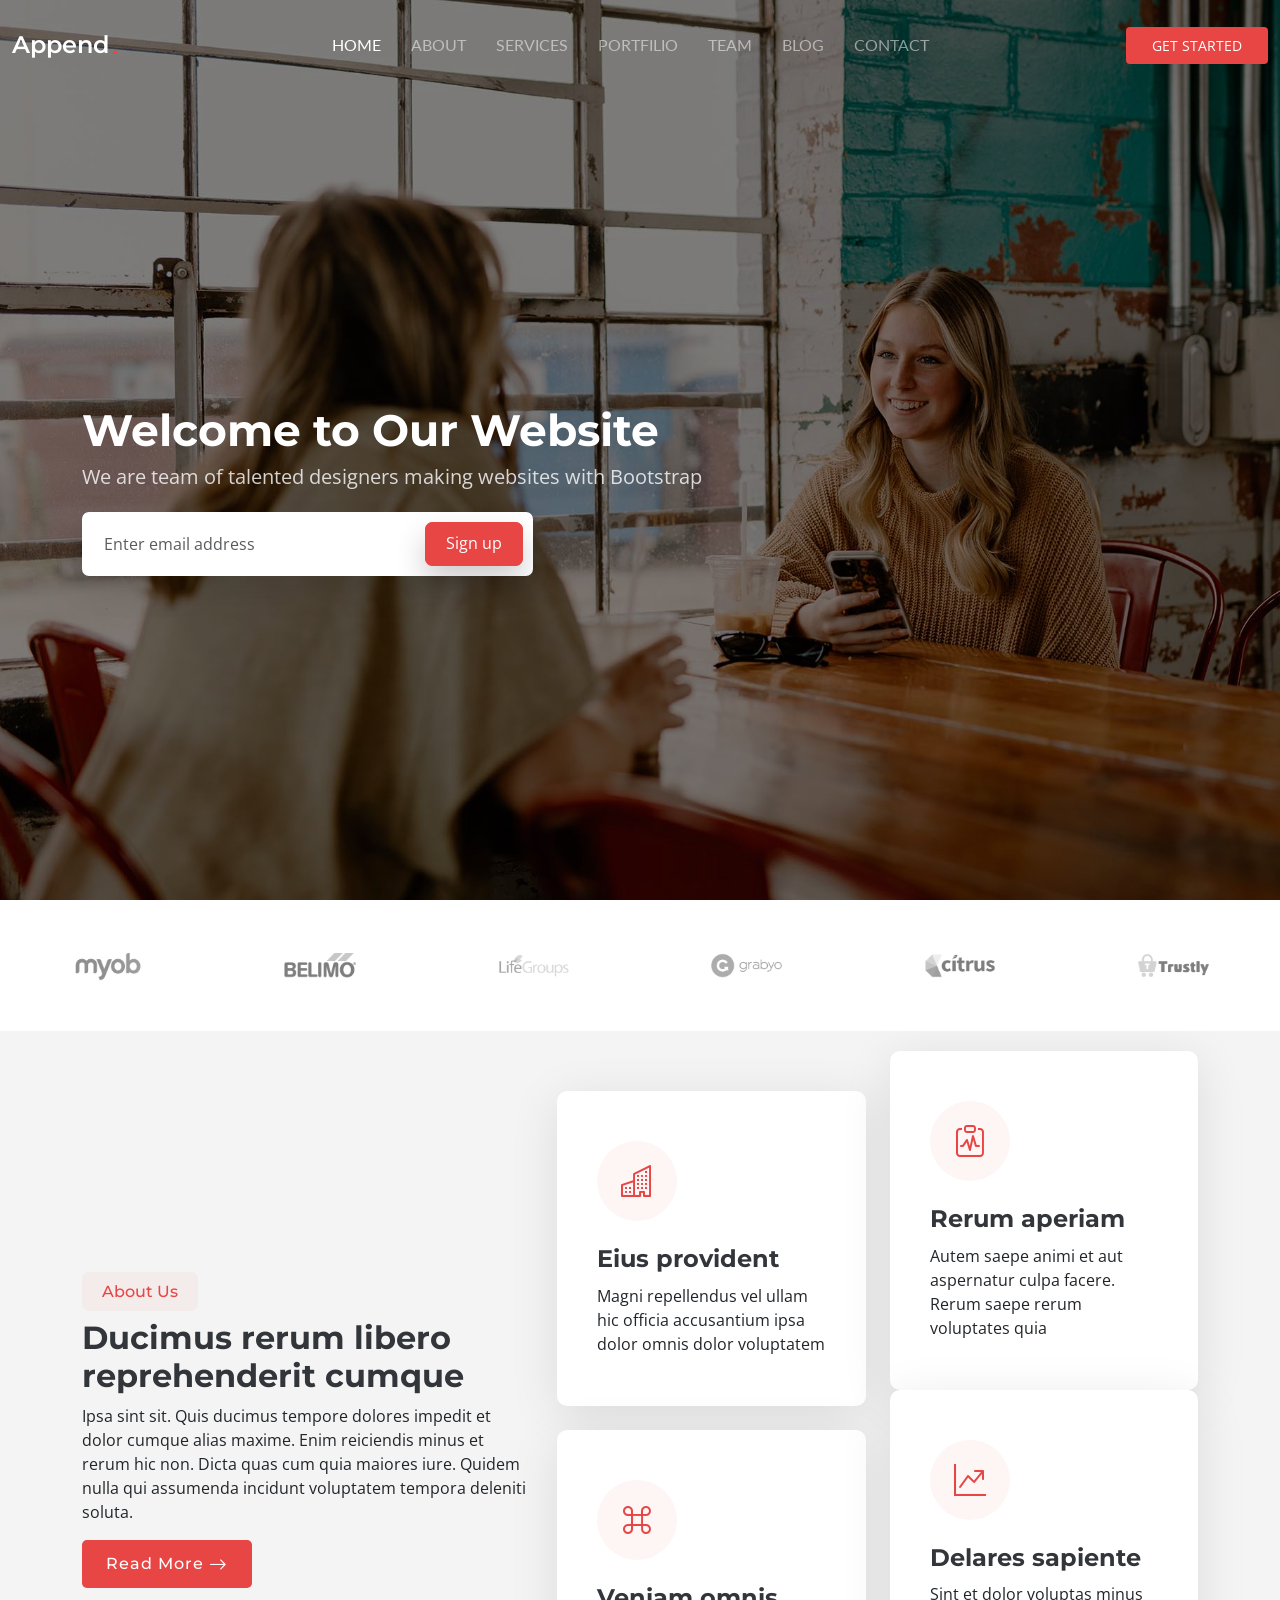
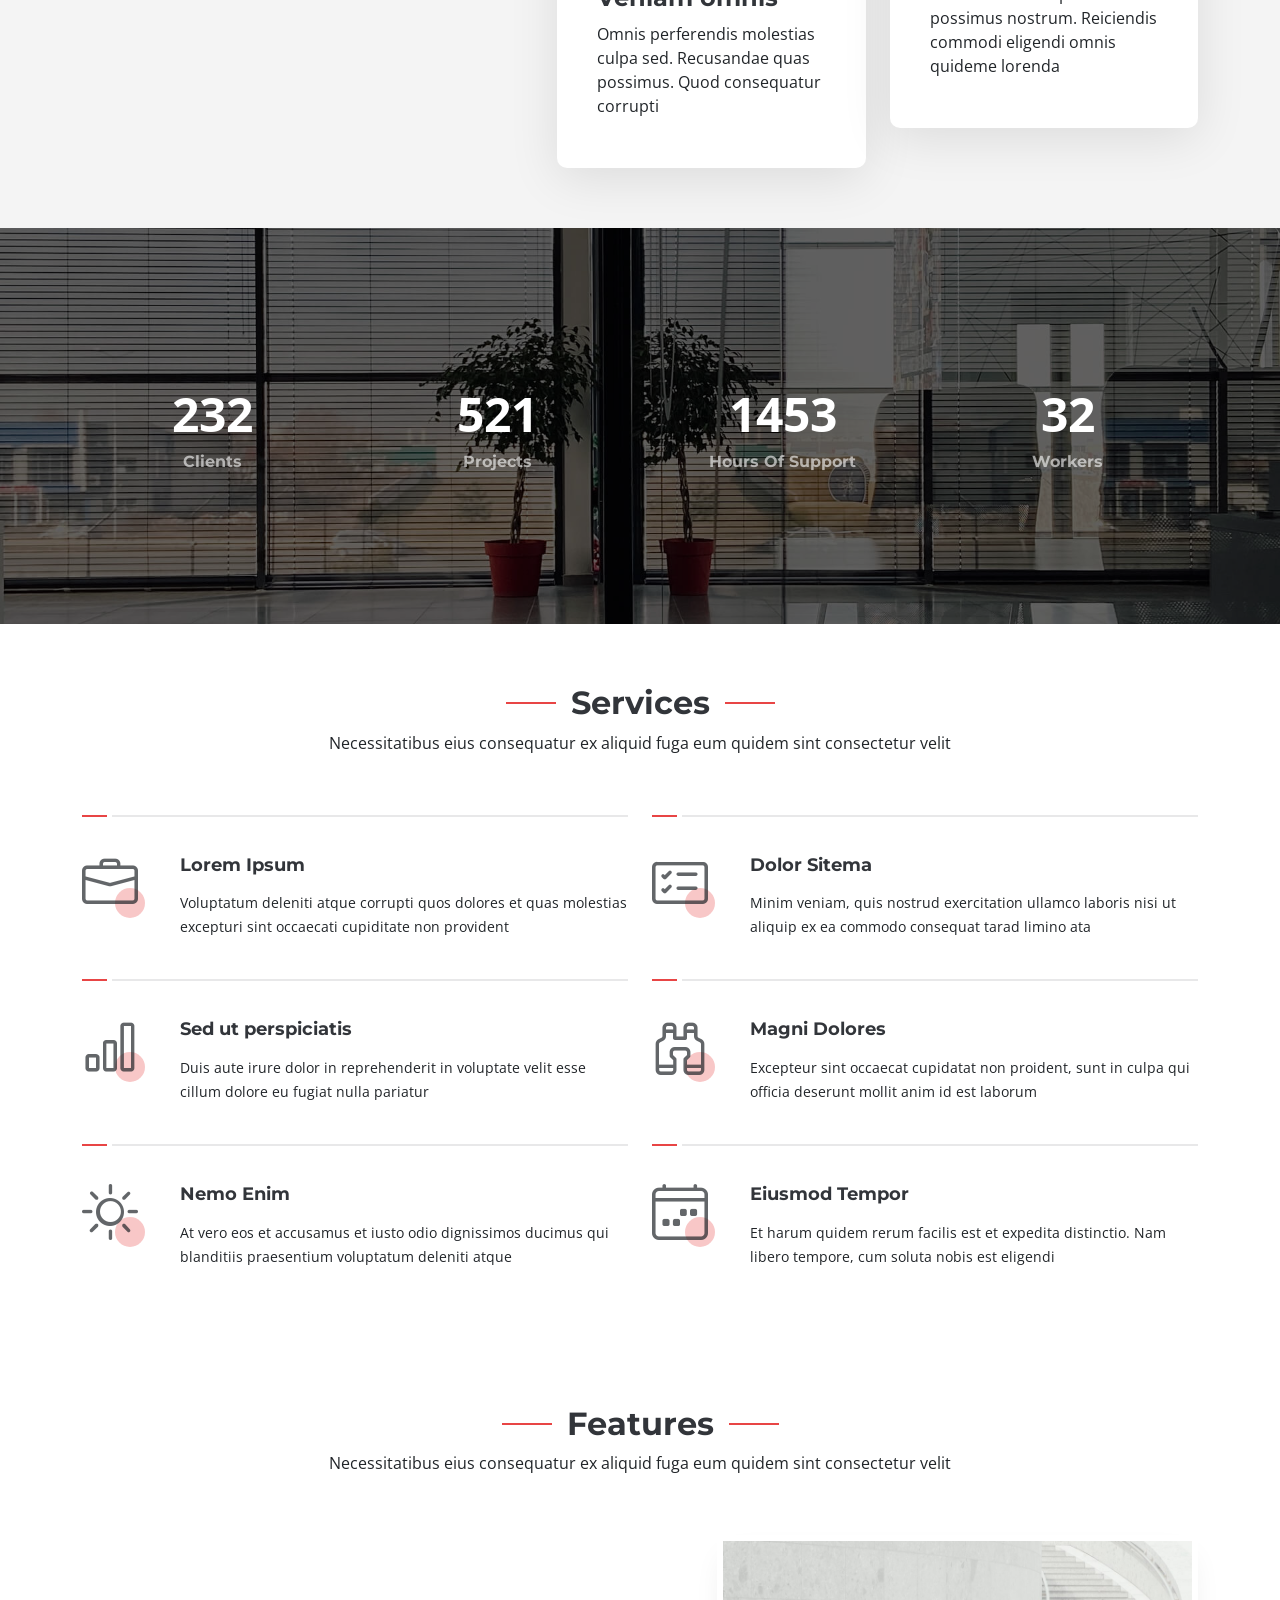
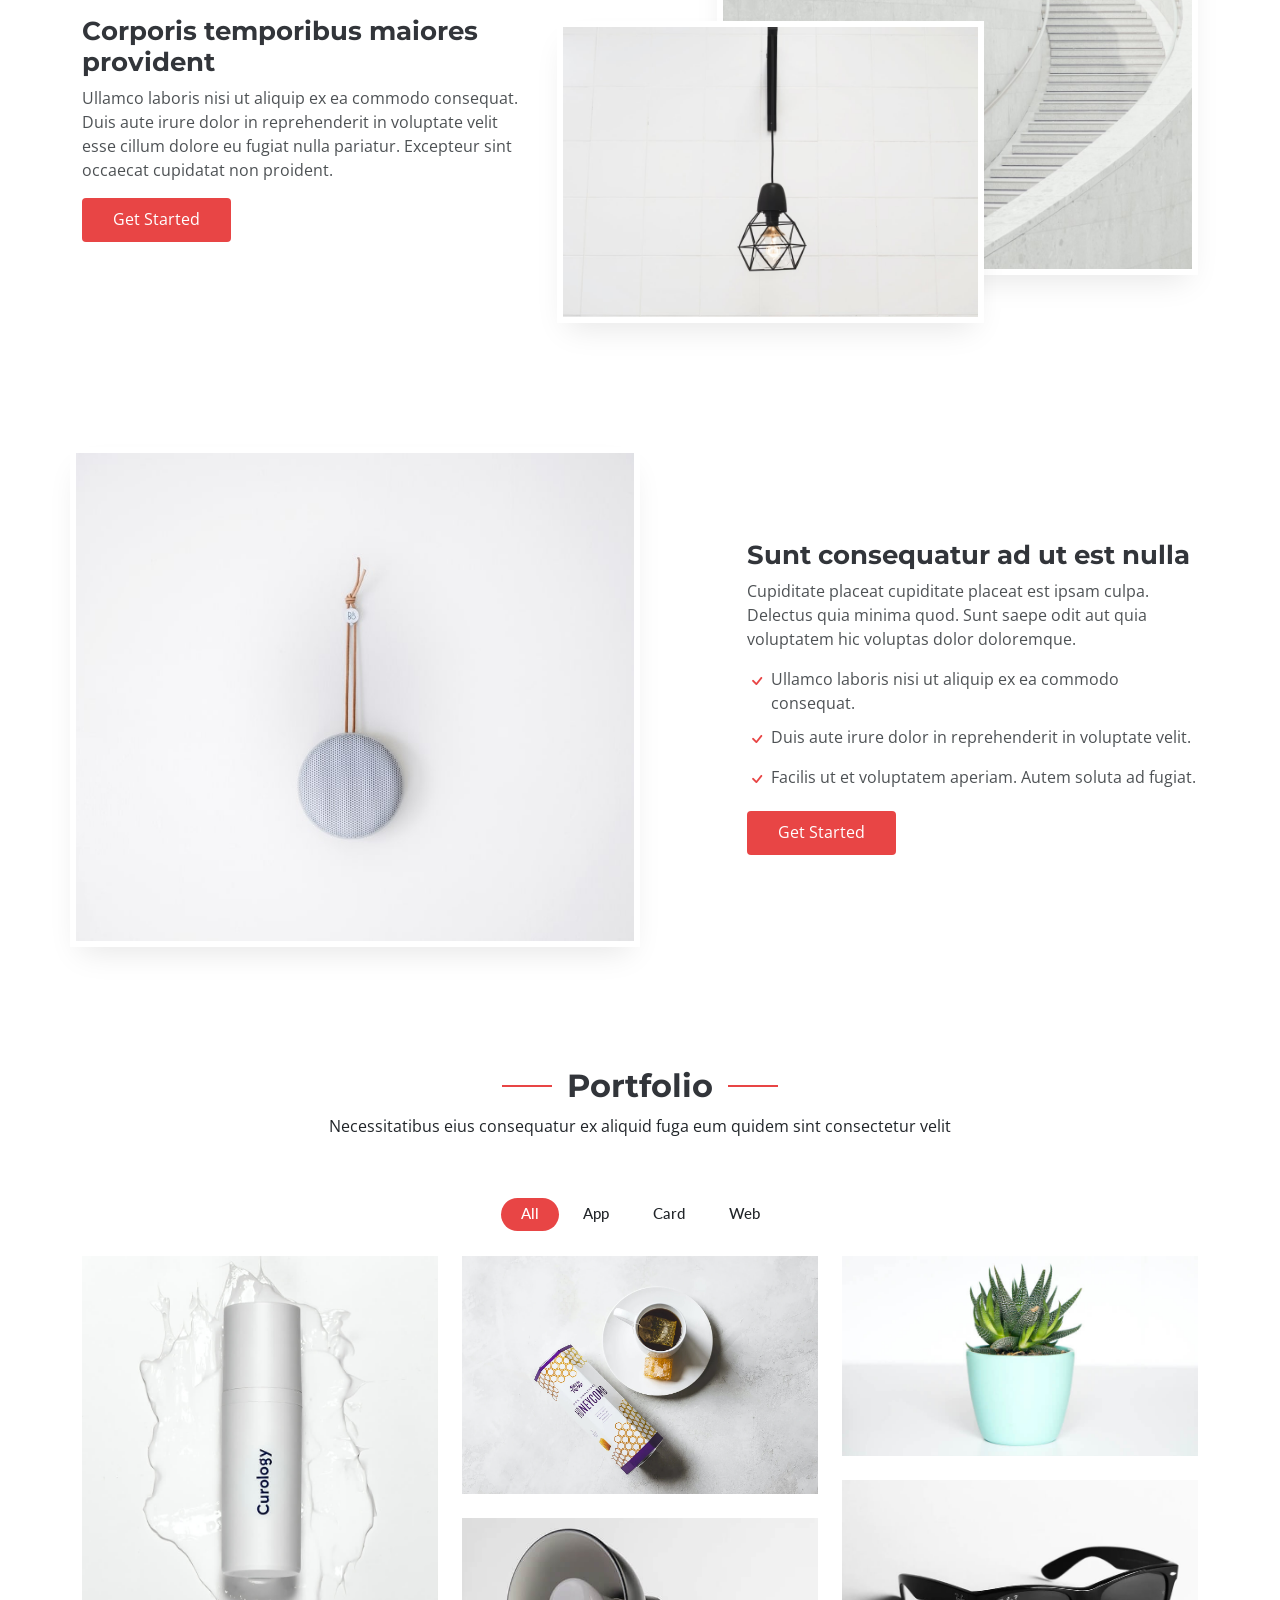
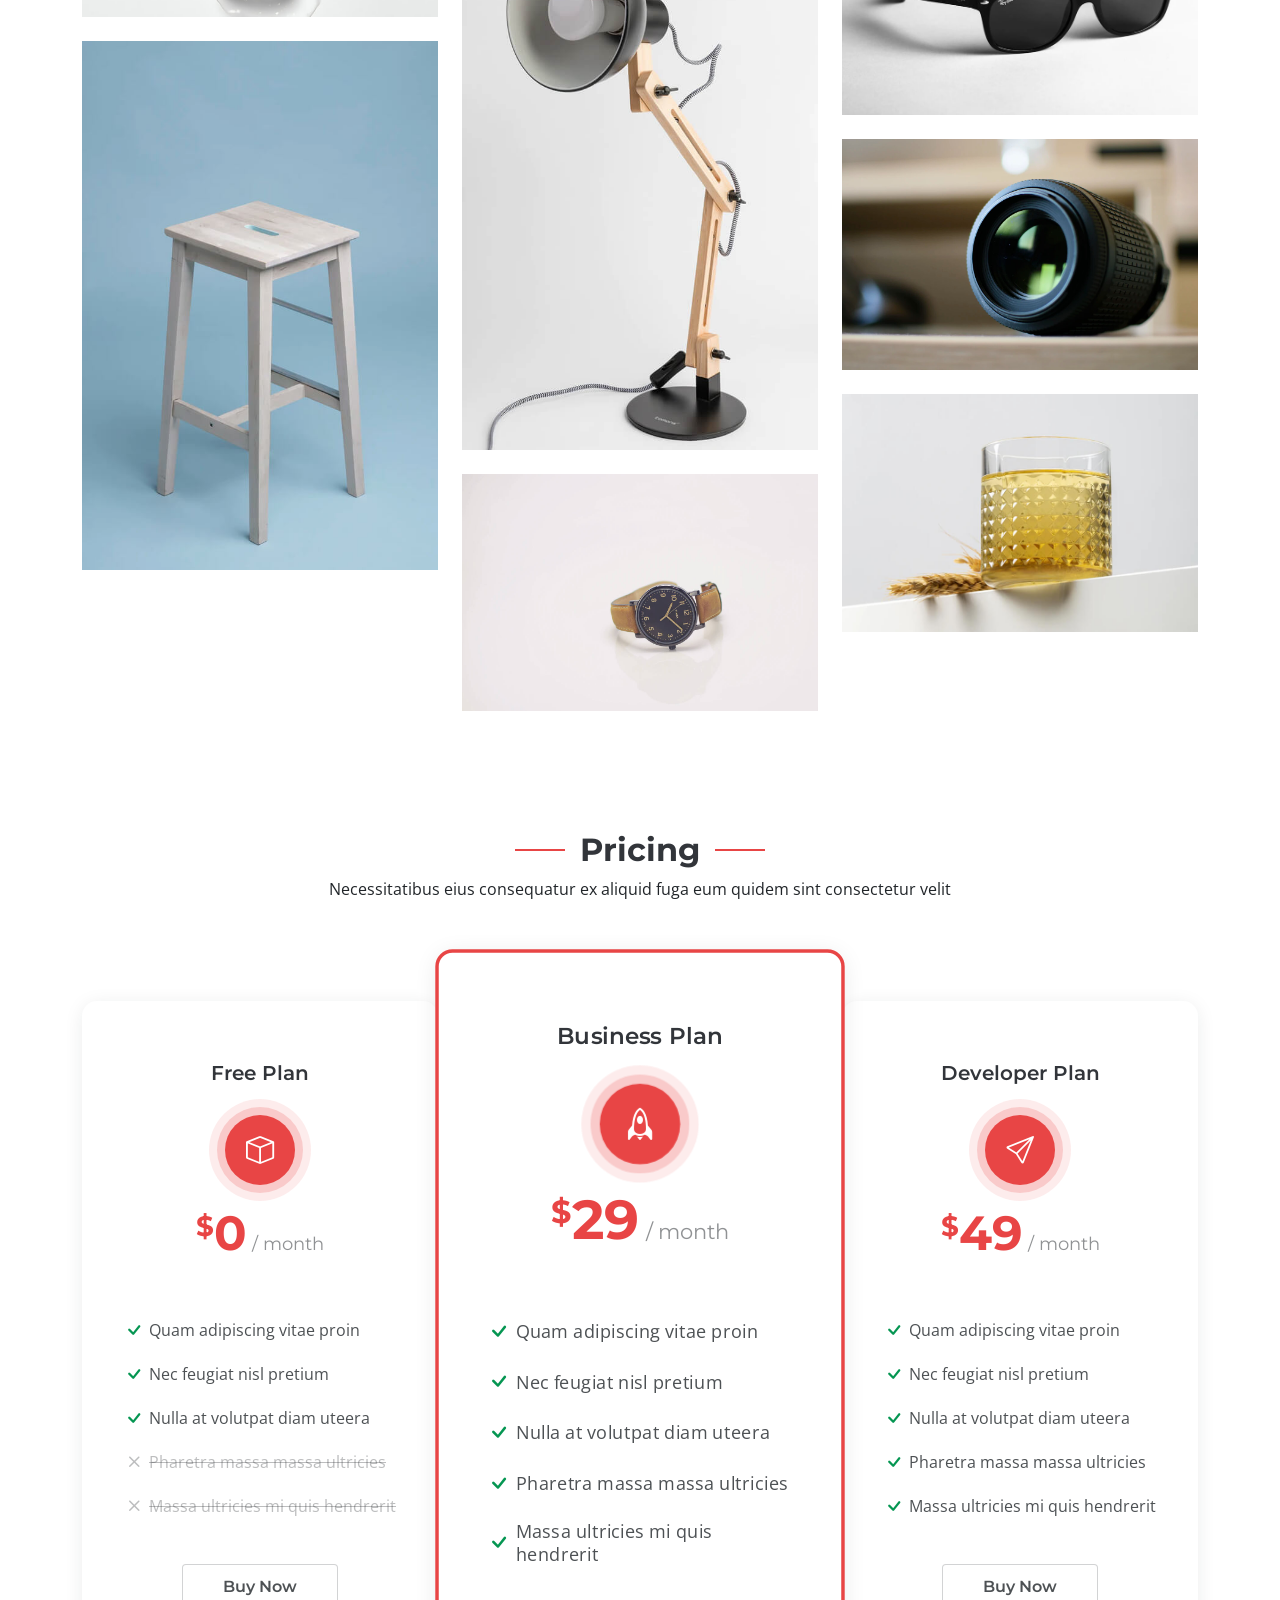
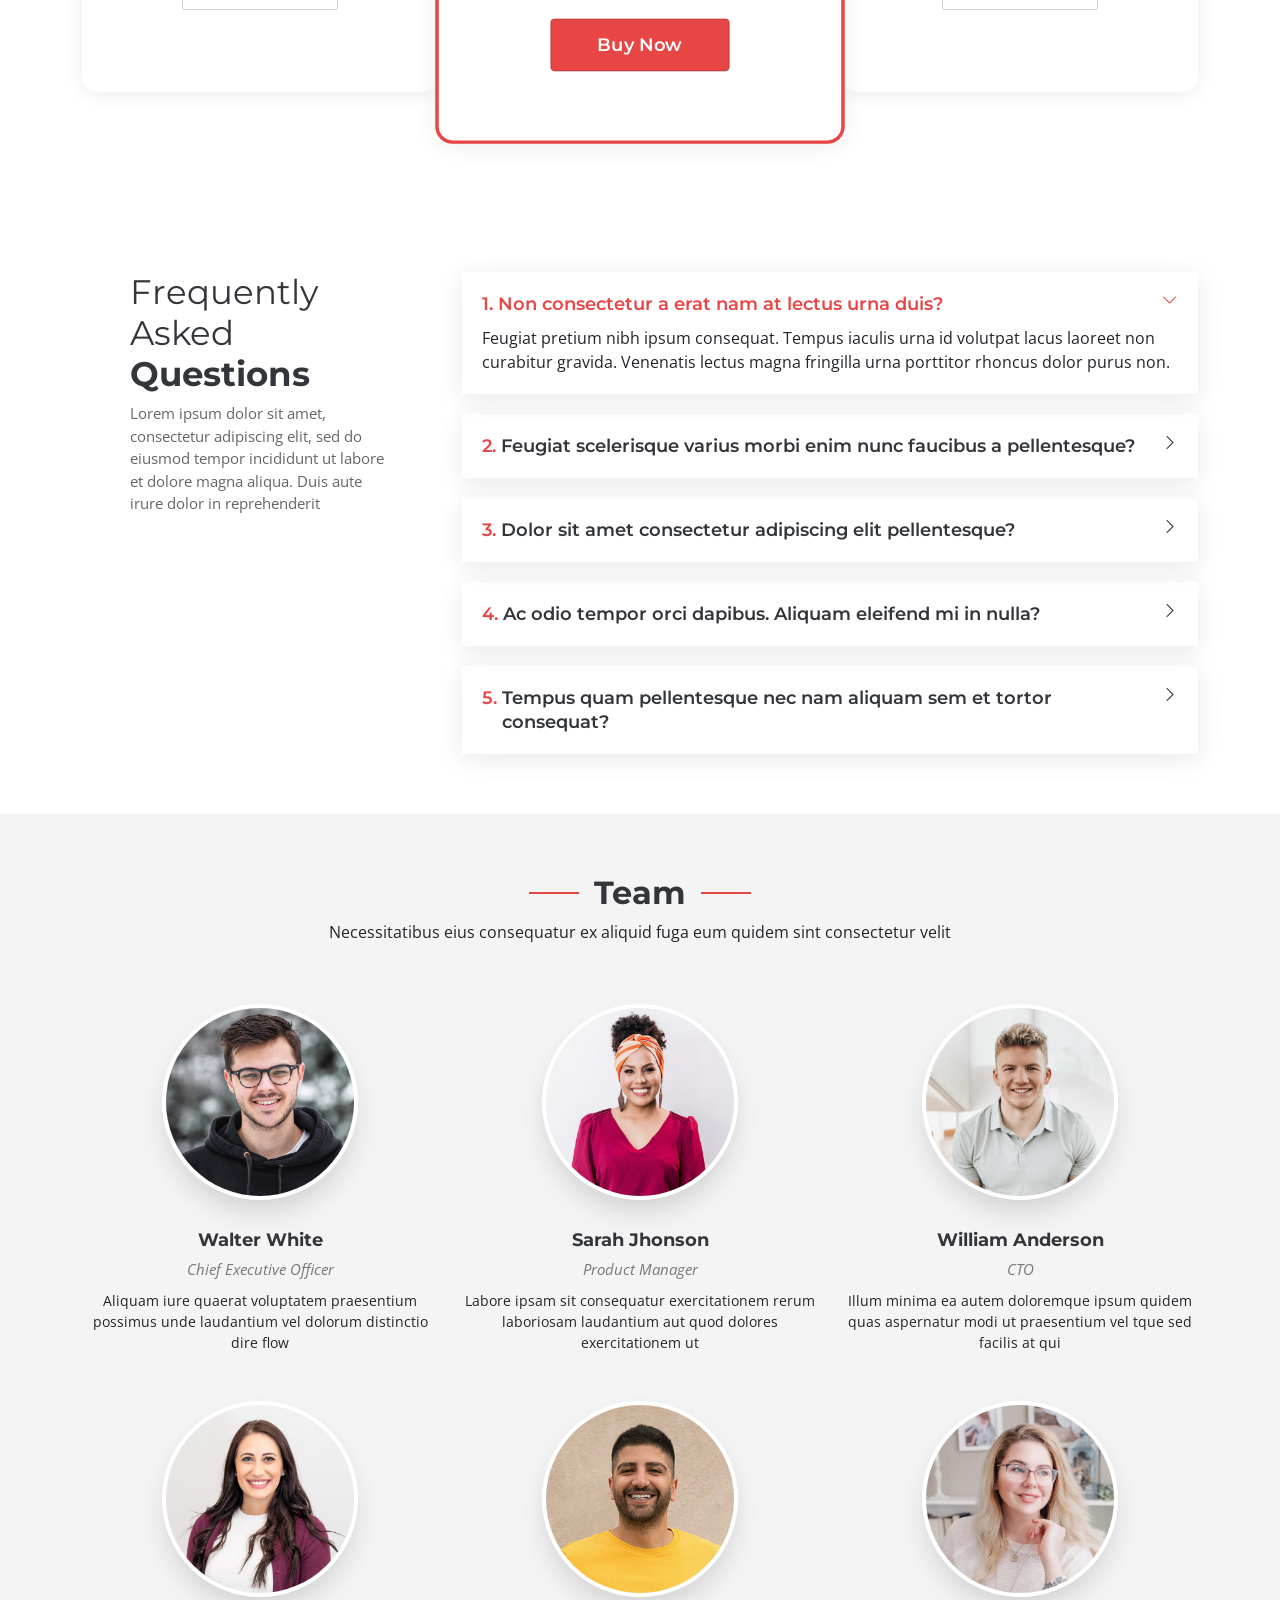
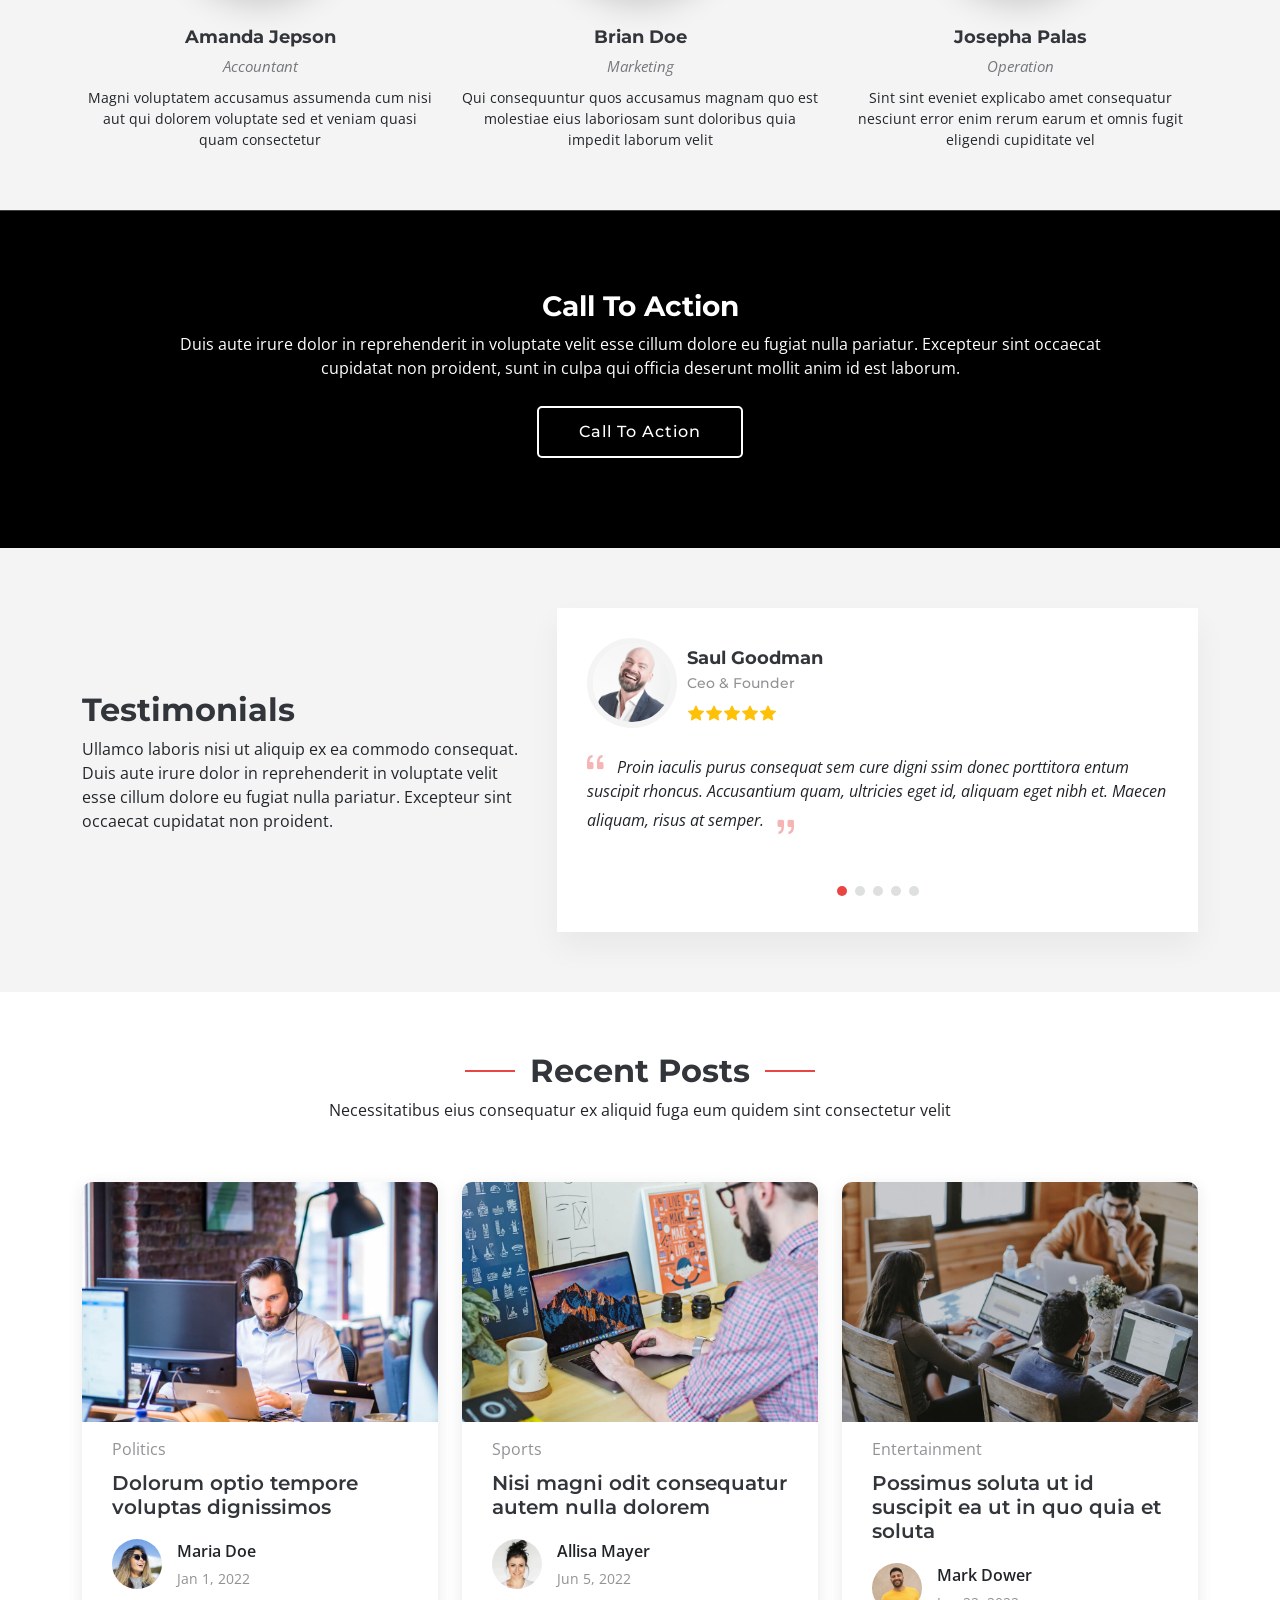
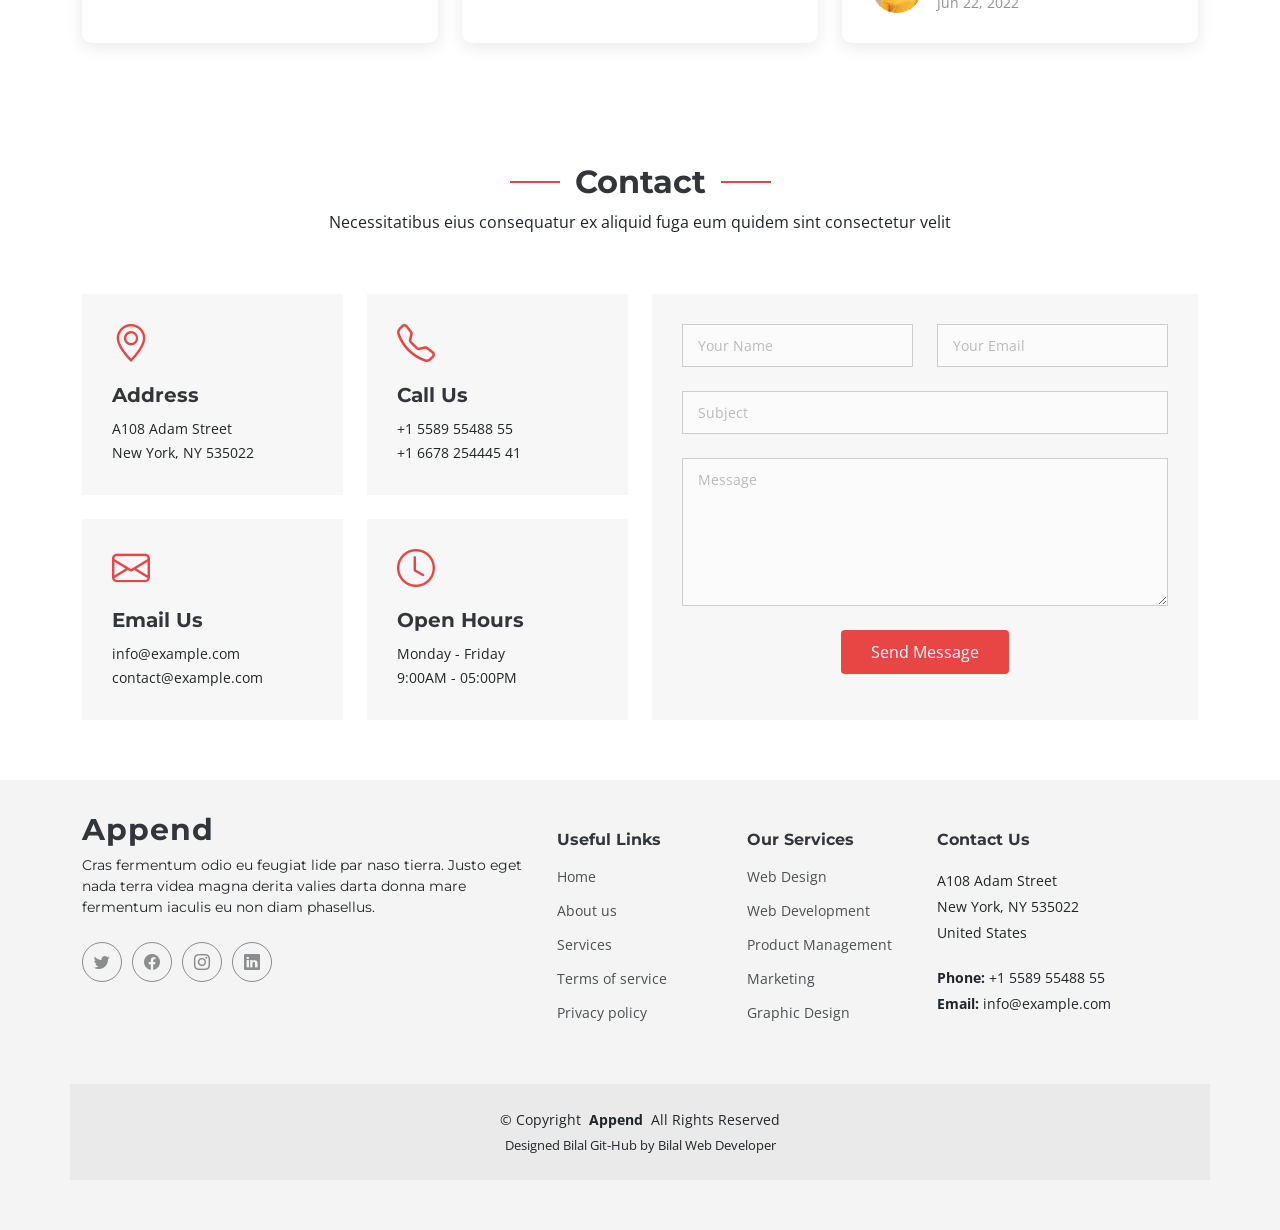
<file: Append/index.html>
<!DOCTYPE html>
<html lang="en">

<head>
  <meta charset="utf-8">
  <meta content="width=device-width, initial-scale=1.0" name="viewport">

  <title>Bilal Web Developer</title>
  <meta content="" name="description">
  <meta content="" name="keywords">

  <!-- Favicons -->
  <link href="assets/img/favicon.png" rel="icon">
  <link href="assets/img/apple-touch-icon.png" rel="apple-touch-icon">

  <!-- Fonts -->
  <link href="https://fonts.googleapis.com" rel="preconnect">
  <link href="https://fonts.gstatic.com" rel="preconnect" crossorigin>
  <link href="https://fonts.googleapis.com/css2?family=Open+Sans:ital,wght@0,300;0,400;0,500;0,600;0,700;0,800;1,300;1,400;1,500;1,600;1,700;1,800&family=Montserrat:ital,wght@0,100;0,200;0,300;0,400;0,500;0,600;0,700;0,800;0,900;1,100;1,200;1,300;1,400;1,500;1,600;1,700;1,800;1,900&family=Lato:ital,wght@0,100;0,300;0,400;0,700;0,900;1,100;1,300;1,400;1,700;1,900&display=swap" rel="stylesheet">

  <!-- Vendor CSS Files -->
  <link href="assets/vendor/bootstrap/css/bootstrap.min.css" rel="stylesheet">
  <link href="assets/vendor/bootstrap-icons/bootstrap-icons.css" rel="stylesheet">
  <link href="assets/vendor/glightbox/css/glightbox.min.css" rel="stylesheet">
  <link href="assets/vendor/swiper/swiper-bundle.min.css" rel="stylesheet">
  <link href="assets/vendor/aos/aos.css" rel="stylesheet">

  <!-- Template Main CSS File -->
  <link href="assets/css/main.css" rel="stylesheet">

  <!-- =======================================================
  * Template Name: Append
  * Updated: Jun 20 2023 with Bootstrap v5.3.0
  * Template URL: https://bootstrapmade.com/append-bootstrap-website-template/
  * Author: BootstrapMade.com
  * License: https://bootstrapmade.com/license/
  ======================================================== -->
</head>

<body class="index-page" data-bs-spy="scroll" data-bs-target="#navmenu">

  <!-- ======= Header ======= -->
  <header id="header" class="header fixed-top d-flex align-items-center">
    <div class="container-fluid d-flex align-items-center justify-content-between">

      <a href="index.html" class="logo d-flex align-items-center me-auto me-xl-0">
        <!-- Uncomment the line below if you also wish to use an image logo -->
        <!-- <img src="assets/img/logo.png" alt=""> -->
        <h1>Append</h1>
        <span>.</span>
      </a>

      <!-- Nav Menu -->
      <nav id="navmenu" class="navmenu">
        <ul>
          <li><a href="index.html#hero" class="active">HOME</a></li>
          <li><a href="index.html#about">ABOUT</a></li>
          <li><a href="index.html#services">SERVICES</a></li>
          <li><a href="index.html#portfolio">PORTFILIO</a></li>
          <li><a href="index.html#team">TEAM</a></li>
          <li><a href="blog.html">BLOG</a></li>
          <!-- <li class="dropdown has-dropdown"><a href="#"><span>Dropdown</span> <i class="bi bi-chevron-down"></i></a>
            <ul class="dd-box-shadow">
              <li><a href="#">Dropdown 1</a></li>
              <li class="dropdown has-dropdown"><a href="#"><span>Deep Dropdown</span> <i class="bi bi-chevron-down"></i></a>
                <ul class="dd-box-shadow">
                  <li><a href="#">Deep Dropdown 1</a></li>
                  <li><a href="#">Deep Dropdown 2</a></li>
                  <li><a href="#">Deep Dropdown 3</a></li>
                  <li><a href="#">Deep Dropdown 4</a></li>
                  <li><a href="#">Deep Dropdown 5</a></li>
                </ul>
              </li>
              <li><a href="#">Dropdown 2</a></li>
              <li><a href="#">Dropdown 3</a></li>
              <li><a href="#">Dropdown 4</a></li>
            </ul>
          </li> -->
          <li><a href="index.html#contact">CONTACT</a></li>
        </ul>

        <i class="mobile-nav-toggle d-xl-none bi bi-list"></i>
      </nav><!-- End Nav Menu -->

      <a class="btn-getstarted" href="index.html#about">GET STARTED</a>

    </div>
  </header><!-- End Header -->

  <main id="main">

    <!-- Hero Section - Home Page -->
    <section id="hero" class="hero">

      <img src="assets/img/hero-bg.jpg" alt="" data-aos="fade-in">

      <div class="container">
        <div class="row">
          <div class="col-lg-10">
            <h2 data-aos="fade-up" data-aos-delay="100">Welcome to Our Website</h2>
            <p data-aos="fade-up" data-aos-delay="200">We are team of talented designers making websites with Bootstrap</p>
          </div>
          <div class="col-lg-5">
            <form action="#" class="sign-up-form d-flex" data-aos="fade-up" data-aos-delay="300">
              <input type="text" class="form-control" placeholder="Enter email address">
              <input type="submit" class="btn btn-primary" value="Sign up">
            </form>
          </div>
        </div>
      </div>

    </section><!-- End Hero Section -->

    <!-- Clients Section - Home Page -->
    <section id="clients" class="clients">

      <div class="container-fluid" data-aos="fade-up">

        <div class="row gy-4">

          <div class="col-xl-2 col-md-3 col-6 client-logo">
            <img src="assets/img/clients/client-1.png" class="img-fluid" alt="">
          </div><!-- End Client Item -->

          <div class="col-xl-2 col-md-3 col-6 client-logo">
            <img src="assets/img/clients/client-2.png" class="img-fluid" alt="">
          </div><!-- End Client Item -->

          <div class="col-xl-2 col-md-3 col-6 client-logo">
            <img src="assets/img/clients/client-3.png" class="img-fluid" alt="">
          </div><!-- End Client Item -->

          <div class="col-xl-2 col-md-3 col-6 client-logo">
            <img src="assets/img/clients/client-4.png" class="img-fluid" alt="">
          </div><!-- End Client Item -->

          <div class="col-xl-2 col-md-3 col-6 client-logo">
            <img src="assets/img/clients/client-5.png" class="img-fluid" alt="">
          </div><!-- End Client Item -->

          <div class="col-xl-2 col-md-3 col-6 client-logo">
            <img src="assets/img/clients/client-6.png" class="img-fluid" alt="">
          </div><!-- End Client Item -->

        </div>

      </div>

    </section><!-- End Clients Section -->

    <!-- About Section - Home Page -->
    <section id="about" class="about">

      <div class="container" data-aos="fade-up" data-aos-delay="100">
        <div class="row align-items-xl-center gy-5">

          <div class="col-xl-5 content">
            <h3>About Us</h3>
            <h2>Ducimus rerum libero reprehenderit cumque</h2>
            <p>Ipsa sint sit. Quis ducimus tempore dolores impedit et dolor cumque alias maxime. Enim reiciendis minus et rerum hic non. Dicta quas cum quia maiores iure. Quidem nulla qui assumenda incidunt voluptatem tempora deleniti soluta.</p>
            <a href="#" class="read-more"><span>Read More</span><i class="bi bi-arrow-right"></i></a>
          </div>

          <div class="col-xl-7">
            <div class="row gy-4 icon-boxes">

              <div class="col-md-6" data-aos="fade-up" data-aos-delay="200">
                <div class="icon-box">
                  <i class="bi bi-buildings"></i>
                  <h3>Eius provident</h3>
                  <p>Magni repellendus vel ullam hic officia accusantium ipsa dolor omnis dolor voluptatem</p>
                </div>
              </div> <!-- End Icon Box -->

              <div class="col-md-6" data-aos="fade-up" data-aos-delay="300">
                <div class="icon-box">
                  <i class="bi bi-clipboard-pulse"></i>
                  <h3>Rerum aperiam</h3>
                  <p>Autem saepe animi et aut aspernatur culpa facere. Rerum saepe rerum voluptates quia</p>
                </div>
              </div> <!-- End Icon Box -->

              <div class="col-md-6" data-aos="fade-up" data-aos-delay="400">
                <div class="icon-box">
                  <i class="bi bi-command"></i>
                  <h3>Veniam omnis</h3>
                  <p>Omnis perferendis molestias culpa sed. Recusandae quas possimus. Quod consequatur corrupti</p>
                </div>
              </div> <!-- End Icon Box -->

              <div class="col-md-6" data-aos="fade-up" data-aos-delay="500">
                <div class="icon-box">
                  <i class="bi bi-graph-up-arrow"></i>
                  <h3>Delares sapiente</h3>
                  <p>Sint et dolor voluptas minus possimus nostrum. Reiciendis commodi eligendi omnis quideme lorenda</p>
                </div>
              </div> <!-- End Icon Box -->

            </div>
          </div>

        </div>
      </div>

    </section><!-- End About Section -->

    <!-- Stats Section - Home Page -->
    <section id="stats" class="stats">

      <img src="assets/img/stats-bg.jpg" alt="" data-aos="fade-in">

      <div class="container position-relative" data-aos="fade-up" data-aos-delay="100">

        <div class="row gy-4">

          <div class="col-lg-3 col-md-6">
            <div class="stats-item text-center w-100 h-100">
              <span data-purecounter-start="0" data-purecounter-end="232" data-purecounter-duration="1" class="purecounter"></span>
              <p>Clients</p>
            </div>
          </div><!-- End Stats Item -->

          <div class="col-lg-3 col-md-6">
            <div class="stats-item text-center w-100 h-100">
              <span data-purecounter-start="0" data-purecounter-end="521" data-purecounter-duration="1" class="purecounter"></span>
              <p>Projects</p>
            </div>
          </div><!-- End Stats Item -->

          <div class="col-lg-3 col-md-6">
            <div class="stats-item text-center w-100 h-100">
              <span data-purecounter-start="0" data-purecounter-end="1453" data-purecounter-duration="1" class="purecounter"></span>
              <p>Hours Of Support</p>
            </div>
          </div><!-- End Stats Item -->

          <div class="col-lg-3 col-md-6">
            <div class="stats-item text-center w-100 h-100">
              <span data-purecounter-start="0" data-purecounter-end="32" data-purecounter-duration="1" class="purecounter"></span>
              <p>Workers</p>
            </div>
          </div><!-- End Stats Item -->

        </div>

      </div>

    </section><!-- End Stats Section -->

    <!-- Services Section - Home Page -->
    <section id="services" class="services">

      <!--  Section Title -->
      <div class="container section-title" data-aos="fade-up">
        <h2>Services</h2>
        <p>Necessitatibus eius consequatur ex aliquid fuga eum quidem sint consectetur velit</p>
      </div><!-- End Section Title -->

      <div class="container">

        <div class="row gy-4">

          <div class="col-lg-6 " data-aos="fade-up" data-aos-delay="100">
            <div class="service-item d-flex">
              <div class="icon flex-shrink-0"><i class="bi bi-briefcase"></i></div>
              <div>
                <h4 class="title"><a href="services-details.html" class="stretched-link">Lorem Ipsum</a></h4>
                <p class="description">Voluptatum deleniti atque corrupti quos dolores et quas molestias excepturi sint occaecati cupiditate non provident</p>
              </div>
            </div>
          </div>
          <!-- End Service Item -->

          <div class="col-lg-6 " data-aos="fade-up" data-aos-delay="200">
            <div class="service-item d-flex">
              <div class="icon flex-shrink-0"><i class="bi bi-card-checklist"></i></div>
              <div>
                <h4 class="title"><a href="services-details.html" class="stretched-link">Dolor Sitema</a></h4>
                <p class="description">Minim veniam, quis nostrud exercitation ullamco laboris nisi ut aliquip ex ea commodo consequat tarad limino ata</p>
              </div>
            </div>
          </div><!-- End Service Item -->

          <div class="col-lg-6 " data-aos="fade-up" data-aos-delay="300">
            <div class="service-item d-flex">
              <div class="icon flex-shrink-0"><i class="bi bi-bar-chart"></i></div>
              <div>
                <h4 class="title"><a href="services-details.html" class="stretched-link">Sed ut perspiciatis</a></h4>
                <p class="description">Duis aute irure dolor in reprehenderit in voluptate velit esse cillum dolore eu fugiat nulla pariatur</p>
              </div>
            </div>
          </div><!-- End Service Item -->

          <div class="col-lg-6 " data-aos="fade-up" data-aos-delay="400">
            <div class="service-item d-flex">
              <div class="icon flex-shrink-0"><i class="bi bi-binoculars"></i></div>
              <div>
                <h4 class="title"><a href="services-details.html" class="stretched-link">Magni Dolores</a></h4>
                <p class="description">Excepteur sint occaecat cupidatat non proident, sunt in culpa qui officia deserunt mollit anim id est laborum</p>
              </div>
            </div>
          </div><!-- End Service Item -->

          <div class="col-lg-6 " data-aos="fade-up" data-aos-delay="500">
            <div class="service-item d-flex">
              <div class="icon flex-shrink-0"><i class="bi bi-brightness-high"></i></div>
              <div>
                <h4 class="title"><a href="services-details.html" class="stretched-link">Nemo Enim</a></h4>
                <p class="description">At vero eos et accusamus et iusto odio dignissimos ducimus qui blanditiis praesentium voluptatum deleniti atque</p>
              </div>
            </div>
          </div><!-- End Service Item -->

          <div class="col-lg-6 " data-aos="fade-up" data-aos-delay="600">
            <div class="service-item d-flex">
              <div class="icon flex-shrink-0"><i class="bi bi-calendar4-week"></i></div>
              <div>
                <h4 class="title"><a href="services-details.html" class="stretched-link">Eiusmod Tempor</a></h4>
                <p class="description">Et harum quidem rerum facilis est et expedita distinctio. Nam libero tempore, cum soluta nobis est eligendi</p>
              </div>
            </div>
          </div><!-- End Service Item -->

        </div>

      </div>

    </section><!-- End Services Section -->

    <!-- Features Section - Home Page -->
    <section id="features" class="features">

      <!--  Section Title -->
      <div class="container section-title" data-aos="fade-up">
        <h2>Features</h2>
        <p>Necessitatibus eius consequatur ex aliquid fuga eum quidem sint consectetur velit</p>
      </div><!-- End Section Title -->

      <div class="container">

        <div class="row gy-4 align-items-center features-item">
          <div class="col-lg-5 order-2 order-lg-1" data-aos="fade-up" data-aos-delay="200">
            <h3>Corporis temporibus maiores provident</h3>
            <p>
              Ullamco laboris nisi ut aliquip ex ea commodo consequat. Duis aute irure dolor in reprehenderit in voluptate
              velit esse cillum dolore eu fugiat nulla pariatur. Excepteur sint occaecat cupidatat non proident.
            </p>
            <a href="#" class="btn btn-get-started">Get Started</a>
          </div>
          <div class="col-lg-7 order-1 order-lg-2 d-flex align-items-center" data-aos="zoom-out" data-aos-delay="100">
            <div class="image-stack">
              <img src="assets/img/features-light-1.jpg" alt="" class="stack-front">
              <img src="assets/img/features-light-2.jpg" alt="" class="stack-back">
            </div>
          </div>
        </div><!-- Features Item -->

        <div class="row gy-4 align-items-stretch justify-content-between features-item ">
          <div class="col-lg-6 d-flex align-items-center features-img-bg" data-aos="zoom-out">
            <img src="assets/img/features-light-3.jpg" class="img-fluid" alt="">
          </div>
          <div class="col-lg-5 d-flex justify-content-center flex-column" data-aos="fade-up">
            <h3>Sunt consequatur ad ut est nulla</h3>
            <p>Cupiditate placeat cupiditate placeat est ipsam culpa. Delectus quia minima quod. Sunt saepe odit aut quia voluptatem hic voluptas dolor doloremque.</p>
            <ul>
              <li><i class="bi bi-check"></i> <span>Ullamco laboris nisi ut aliquip ex ea commodo consequat.</span></li>
              <li><i class="bi bi-check"></i><span> Duis aute irure dolor in reprehenderit in voluptate velit.</span></li>
              <li><i class="bi bi-check"></i> <span>Facilis ut et voluptatem aperiam. Autem soluta ad fugiat</span>.</li>
            </ul>
            <a href="#" class="btn btn-get-started align-self-start">Get Started</a>
          </div>
        </div><!-- Features Item -->

      </div>

    </section><!-- End Features Section -->

    <!-- Portfolio Section - Home Page -->
    <section id="portfolio" class="portfolio">

      <!--  Section Title -->
      <div class="container section-title" data-aos="fade-up">
        <h2>Portfolio</h2>
        <p>Necessitatibus eius consequatur ex aliquid fuga eum quidem sint consectetur velit</p>
      </div><!-- End Section Title -->

      <div class="container">

        <div class="isotope-layout" data-default-filter="*" data-layout="masonry" data-sort="original-order">

          <ul class="portfolio-filters isotope-filters" data-aos="fade-up" data-aos-delay="100">
            <li data-filter="*" class="filter-active">All</li>
            <li data-filter=".filter-app">App</li>
            <li data-filter=".filter-product">Card</li>
            <li data-filter=".filter-branding">Web</li>
          </ul><!-- End Portfolio Filters -->

          <div class="row gy-4 isotope-container" data-aos="fade-up" data-aos-delay="200">

            <div class="col-lg-4 col-md-6 portfolio-item isotope-item filter-app">
              <img src="assets/img/masonry-portfolio/masonry-portfolio-1.jpg" class="img-fluid" alt="">
              <div class="portfolio-info">
                <h4>App 1</h4>
                <p>Lorem ipsum, dolor sit</p>
                <a href="assets/img/masonry-portfolio/masonry-portfolio-1.jpg" title="App 1" data-gallery="portfolio-gallery-app" class="glightbox preview-link"><i class="bi bi-zoom-in"></i></a>
                <a href="portfolio-details.html" title="More Details" class="details-link"><i class="bi bi-link-45deg"></i></a>
              </div>
            </div><!-- End Portfolio Item -->

            <div class="col-lg-4 col-md-6 portfolio-item isotope-item filter-product">
              <img src="assets/img/masonry-portfolio/masonry-portfolio-2.jpg" class="img-fluid" alt="">
              <div class="portfolio-info">
                <h4>Product 1</h4>
                <p>Lorem ipsum, dolor sit</p>
                <a href="assets/img/masonry-portfolio/masonry-portfolio-2.jpg" title="Product 1" data-gallery="portfolio-gallery-product" class="glightbox preview-link"><i class="bi bi-zoom-in"></i></a>
                <a href="portfolio-details.html" title="More Details" class="details-link"><i class="bi bi-link-45deg"></i></a>
              </div>
            </div><!-- End Portfolio Item -->

            <div class="col-lg-4 col-md-6 portfolio-item isotope-item filter-branding">
              <img src="assets/img/masonry-portfolio/masonry-portfolio-3.jpg" class="img-fluid" alt="">
              <div class="portfolio-info">
                <h4>Branding 1</h4>
                <p>Lorem ipsum, dolor sit</p>
                <a href="assets/img/masonry-portfolio/masonry-portfolio-3.jpg" title="Branding 1" data-gallery="portfolio-gallery-branding" class="glightbox preview-link"><i class="bi bi-zoom-in"></i></a>
                <a href="portfolio-details.html" title="More Details" class="details-link"><i class="bi bi-link-45deg"></i></a>
              </div>
            </div><!-- End Portfolio Item -->

            <div class="col-lg-4 col-md-6 portfolio-item isotope-item filter-app">
              <img src="assets/img/masonry-portfolio/masonry-portfolio-4.jpg" class="img-fluid" alt="">
              <div class="portfolio-info">
                <h4>App 2</h4>
                <p>Lorem ipsum, dolor sit</p>
                <a href="assets/img/masonry-portfolio/masonry-portfolio-4.jpg" title="App 2" data-gallery="portfolio-gallery-app" class="glightbox preview-link"><i class="bi bi-zoom-in"></i></a>
                <a href="portfolio-details.html" title="More Details" class="details-link"><i class="bi bi-link-45deg"></i></a>
              </div>
            </div><!-- End Portfolio Item -->

            <div class="col-lg-4 col-md-6 portfolio-item isotope-item filter-product">
              <img src="assets/img/masonry-portfolio/masonry-portfolio-5.jpg" class="img-fluid" alt="">
              <div class="portfolio-info">
                <h4>Product 2</h4>
                <p>Lorem ipsum, dolor sit</p>
                <a href="assets/img/masonry-portfolio/masonry-portfolio-5.jpg" title="Product 2" data-gallery="portfolio-gallery-product" class="glightbox preview-link"><i class="bi bi-zoom-in"></i></a>
                <a href="portfolio-details.html" title="More Details" class="details-link"><i class="bi bi-link-45deg"></i></a>
              </div>
            </div><!-- End Portfolio Item -->

            <div class="col-lg-4 col-md-6 portfolio-item isotope-item filter-branding">
              <img src="assets/img/masonry-portfolio/masonry-portfolio-6.jpg" class="img-fluid" alt="">
              <div class="portfolio-info">
                <h4>Branding 2</h4>
                <p>Lorem ipsum, dolor sit</p>
                <a href="assets/img/masonry-portfolio/masonry-portfolio-6.jpg" title="Branding 2" data-gallery="portfolio-gallery-branding" class="glightbox preview-link"><i class="bi bi-zoom-in"></i></a>
                <a href="portfolio-details.html" title="More Details" class="details-link"><i class="bi bi-link-45deg"></i></a>
              </div>
            </div><!-- End Portfolio Item -->

            <div class="col-lg-4 col-md-6 portfolio-item isotope-item filter-app">
              <img src="assets/img/masonry-portfolio/masonry-portfolio-7.jpg" class="img-fluid" alt="">
              <div class="portfolio-info">
                <h4>App 3</h4>
                <p>Lorem ipsum, dolor sit</p>
                <a href="assets/img/masonry-portfolio/masonry-portfolio-7.jpg" title="App 3" data-gallery="portfolio-gallery-app" class="glightbox preview-link"><i class="bi bi-zoom-in"></i></a>
                <a href="portfolio-details.html" title="More Details" class="details-link"><i class="bi bi-link-45deg"></i></a>
              </div>
            </div><!-- End Portfolio Item -->

            <div class="col-lg-4 col-md-6 portfolio-item isotope-item filter-product">
              <img src="assets/img/masonry-portfolio/masonry-portfolio-8.jpg" class="img-fluid" alt="">
              <div class="portfolio-info">
                <h4>Product 3</h4>
                <p>Lorem ipsum, dolor sit</p>
                <a href="assets/img/masonry-portfolio/masonry-portfolio-8.jpg" title="Product 3" data-gallery="portfolio-gallery-product" class="glightbox preview-link"><i class="bi bi-zoom-in"></i></a>
                <a href="portfolio-details.html" title="More Details" class="details-link"><i class="bi bi-link-45deg"></i></a>
              </div>
            </div><!-- End Portfolio Item -->

            <div class="col-lg-4 col-md-6 portfolio-item isotope-item filter-branding">
              <img src="assets/img/masonry-portfolio/masonry-portfolio-9.jpg" class="img-fluid" alt="">
              <div class="portfolio-info">
                <h4>Branding 3</h4>
                <p>Lorem ipsum, dolor sit</p>
                <a href="assets/img/masonry-portfolio/masonry-portfolio-9.jpg" title="Branding 2" data-gallery="portfolio-gallery-branding" class="glightbox preview-link"><i class="bi bi-zoom-in"></i></a>
                <a href="portfolio-details.html" title="More Details" class="details-link"><i class="bi bi-link-45deg"></i></a>
              </div>
            </div><!-- End Portfolio Item -->

          </div><!-- End Portfolio Container -->

        </div>

      </div>

    </section><!-- End Portfolio Section -->

    <!-- Pricing Section - Home Page -->
    <section id="pricing" class="pricing">

      <!--  Section Title -->
      <div class="container section-title" data-aos="fade-up">
        <h2>Pricing</h2>
        <p>Necessitatibus eius consequatur ex aliquid fuga eum quidem sint consectetur velit</p>
      </div><!-- End Section Title -->

      <div class="container" data-aos="zoom-in" data-aos-delay="100">

        <div class="row g-4">

          <div class="col-lg-4">
            <div class="pricing-item">
              <h3>Free Plan</h3>
              <div class="icon">
                <i class="bi bi-box"></i>
              </div>
              <h4><sup>$</sup>0<span> / month</span></h4>
              <ul>
                <li><i class="bi bi-check"></i> <span>Quam adipiscing vitae proin</span></li>
                <li><i class="bi bi-check"></i> <span>Nec feugiat nisl pretium</span></li>
                <li><i class="bi bi-check"></i> <span>Nulla at volutpat diam uteera</span></li>
                <li class="na"><i class="bi bi-x"></i> <span>Pharetra massa massa ultricies</span></li>
                <li class="na"><i class="bi bi-x"></i> <span>Massa ultricies mi quis hendrerit</span></li>
              </ul>
              <div class="text-center"><a href="#" class="buy-btn">Buy Now</a></div>
            </div>
          </div><!-- End Pricing Item -->

          <div class="col-lg-4">
            <div class="pricing-item featured">
              <h3>Business Plan</h3>
              <div class="icon">
                <i class="bi bi-rocket"></i>
              </div>

              <h4><sup>$</sup>29<span> / month</span></h4>
              <ul>
                <li><i class="bi bi-check"></i> <span>Quam adipiscing vitae proin</span></li>
                <li><i class="bi bi-check"></i> <span>Nec feugiat nisl pretium</span></li>
                <li><i class="bi bi-check"></i> <span>Nulla at volutpat diam uteera</span></li>
                <li><i class="bi bi-check"></i> <span>Pharetra massa massa ultricies</span></li>
                <li><i class="bi bi-check"></i> <span>Massa ultricies mi quis hendrerit</span></li>
              </ul>
              <div class="text-center"><a href="#" class="buy-btn">Buy Now</a></div>
            </div>
          </div><!-- End Pricing Item -->

          <div class="col-lg-4">
            <div class="pricing-item">
              <h3>Developer Plan</h3>
              <div class="icon">
                <i class="bi bi-send"></i>
              </div>
              <h4><sup>$</sup>49<span> / month</span></h4>
              <ul>
                <li><i class="bi bi-check"></i> <span>Quam adipiscing vitae proin</span></li>
                <li><i class="bi bi-check"></i> <span>Nec feugiat nisl pretium</span></li>
                <li><i class="bi bi-check"></i> <span>Nulla at volutpat diam uteera</span></li>
                <li><i class="bi bi-check"></i> <span>Pharetra massa massa ultricies</span></li>
                <li><i class="bi bi-check"></i> <span>Massa ultricies mi quis hendrerit</span></li>
              </ul>
              <div class="text-center"><a href="#" class="buy-btn">Buy Now</a></div>
            </div>
          </div><!-- End Pricing Item -->

        </div>

      </div>

    </section><!-- End Pricing Section -->

    <!-- Faq Section - Home Page -->
    <section id="faq" class="faq">

      <div class="container">

        <div class="row gy-4">

          <div class="col-lg-4" data-aos="fade-up" data-aos-delay="100">
            <div class="content px-xl-5">
              <h3><span>Frequently Asked </span><strong>Questions</strong></h3>
              <p>
                Lorem ipsum dolor sit amet, consectetur adipiscing elit, sed do eiusmod tempor incididunt ut labore et dolore magna aliqua. Duis aute irure dolor in reprehenderit
              </p>
            </div>
          </div>

          <div class="col-lg-8" data-aos="fade-up" data-aos-delay="200">

            <div class="faq-container">
              <div class="faq-item faq-active">
                <h3><span class="num">1.</span> <span>Non consectetur a erat nam at lectus urna duis?</span></h3>
                <div class="faq-content">
                  <p>Feugiat pretium nibh ipsum consequat. Tempus iaculis urna id volutpat lacus laoreet non curabitur gravida. Venenatis lectus magna fringilla urna porttitor rhoncus dolor purus non.</p>
                </div>
                <i class="faq-toggle bi bi-chevron-right"></i>
              </div><!-- End Faq item-->

              <div class="faq-item">
                <h3><span class="num">2.</span> <span>Feugiat scelerisque varius morbi enim nunc faucibus a pellentesque?</span></h3>
                <div class="faq-content">
                  <p>Dolor sit amet consectetur adipiscing elit pellentesque habitant morbi. Id interdum velit laoreet id donec ultrices. Fringilla phasellus faucibus scelerisque eleifend donec pretium. Est pellentesque elit ullamcorper dignissim. Mauris ultrices eros in cursus turpis massa tincidunt dui.</p>
                </div>
                <i class="faq-toggle bi bi-chevron-right"></i>
              </div><!-- End Faq item-->

              <div class="faq-item">
                <h3><span class="num">3.</span> <span>Dolor sit amet consectetur adipiscing elit pellentesque?</span></h3>
                <div class="faq-content">
                  <p>Eleifend mi in nulla posuere sollicitudin aliquam ultrices sagittis orci. Faucibus pulvinar elementum integer enim. Sem nulla pharetra diam sit amet nisl suscipit. Rutrum tellus pellentesque eu tincidunt. Lectus urna duis convallis convallis tellus. Urna molestie at elementum eu facilisis sed odio morbi quis</p>
                </div>
                <i class="faq-toggle bi bi-chevron-right"></i>
              </div><!-- End Faq item-->

              <div class="faq-item">
                <h3><span class="num">4.</span> <span>Ac odio tempor orci dapibus. Aliquam eleifend mi in nulla?</span></h3>
                <div class="faq-content">
                  <p>Dolor sit amet consectetur adipiscing elit pellentesque habitant morbi. Id interdum velit laoreet id donec ultrices. Fringilla phasellus faucibus scelerisque eleifend donec pretium. Est pellentesque elit ullamcorper dignissim. Mauris ultrices eros in cursus turpis massa tincidunt dui.</p>
                </div>
                <i class="faq-toggle bi bi-chevron-right"></i>
              </div><!-- End Faq item-->

              <div class="faq-item">
                <h3><span class="num">5.</span> <span>Tempus quam pellentesque nec nam aliquam sem et tortor consequat?</span></h3>
                <div class="faq-content">
                  <p>Molestie a iaculis at erat pellentesque adipiscing commodo. Dignissim suspendisse in est ante in. Nunc vel risus commodo viverra maecenas accumsan. Sit amet nisl suscipit adipiscing bibendum est. Purus gravida quis blandit turpis cursus in</p>
                </div>
                <i class="faq-toggle bi bi-chevron-right"></i>
              </div><!-- End Faq item-->

            </div>

          </div>
        </div>

      </div>

    </section><!-- End Faq Section -->

    <!-- Team Section - Home Page -->
    <section id="team" class="team">

      <!--  Section Title -->
      <div class="container section-title" data-aos="fade-up">
        <h2>Team</h2>
        <p>Necessitatibus eius consequatur ex aliquid fuga eum quidem sint consectetur velit</p>
      </div><!-- End Section Title -->

      <div class="container">

        <div class="row gy-5">

          <div class="col-lg-4 col-md-6 member" data-aos="fade-up" data-aos-delay="100">
            <div class="member-img">
              <img src="assets/img/team/team-1.jpg" class="img-fluid" alt="">
              <div class="social">
                <a href="#"><i class="bi bi-twitter"></i></a>
                <a href="#"><i class="bi bi-facebook"></i></a>
                <a href="#"><i class="bi bi-instagram"></i></a>
                <a href="#"><i class="bi bi-linkedin"></i></a>
              </div>
            </div>
            <div class="member-info text-center">
              <h4>Walter White</h4>
              <span>Chief Executive Officer</span>
              <p>Aliquam iure quaerat voluptatem praesentium possimus unde laudantium vel dolorum distinctio dire flow</p>
            </div>
          </div><!-- End Team Member -->

          <div class="col-lg-4 col-md-6 member" data-aos="fade-up" data-aos-delay="200">
            <div class="member-img">
              <img src="assets/img/team/team-2.jpg" class="img-fluid" alt="">
              <div class="social">
                <a href="#"><i class="bi bi-twitter"></i></a>
                <a href="#"><i class="bi bi-facebook"></i></a>
                <a href="#"><i class="bi bi-instagram"></i></a>
                <a href="#"><i class="bi bi-linkedin"></i></a>
              </div>
            </div>
            <div class="member-info text-center">
              <h4>Sarah Jhonson</h4>
              <span>Product Manager</span>
              <p>Labore ipsam sit consequatur exercitationem rerum laboriosam laudantium aut quod dolores exercitationem ut</p>
            </div>
          </div><!-- End Team Member -->

          <div class="col-lg-4 col-md-6 member" data-aos="fade-up" data-aos-delay="300">
            <div class="member-img">
              <img src="assets/img/team/team-3.jpg" class="img-fluid" alt="">
              <div class="social">
                <a href="#"><i class="bi bi-twitter"></i></a>
                <a href="#"><i class="bi bi-facebook"></i></a>
                <a href="#"><i class="bi bi-instagram"></i></a>
                <a href="#"><i class="bi bi-linkedin"></i></a>
              </div>
            </div>
            <div class="member-info text-center">
              <h4>William Anderson</h4>
              <span>CTO</span>
              <p>Illum minima ea autem doloremque ipsum quidem quas aspernatur modi ut praesentium vel tque sed facilis at qui</p>
            </div>
          </div><!-- End Team Member -->

          <div class="col-lg-4 col-md-6 member" data-aos="fade-up" data-aos-delay="400">
            <div class="member-img">
              <img src="assets/img/team/team-4.jpg" class="img-fluid" alt="">
              <div class="social">
                <a href="#"><i class="bi bi-twitter"></i></a>
                <a href="#"><i class="bi bi-facebook"></i></a>
                <a href="#"><i class="bi bi-instagram"></i></a>
                <a href="#"><i class="bi bi-linkedin"></i></a>
              </div>
            </div>
            <div class="member-info text-center">
              <h4>Amanda Jepson</h4>
              <span>Accountant</span>
              <p>Magni voluptatem accusamus assumenda cum nisi aut qui dolorem voluptate sed et veniam quasi quam consectetur</p>
            </div>
          </div><!-- End Team Member -->

          <div class="col-lg-4 col-md-6 member" data-aos="fade-up" data-aos-delay="500">
            <div class="member-img">
              <img src="assets/img/team/team-5.jpg" class="img-fluid" alt="">
              <div class="social">
                <a href="#"><i class="bi bi-twitter"></i></a>
                <a href="#"><i class="bi bi-facebook"></i></a>
                <a href="#"><i class="bi bi-instagram"></i></a>
                <a href="#"><i class="bi bi-linkedin"></i></a>
              </div>
            </div>
            <div class="member-info text-center">
              <h4>Brian Doe</h4>
              <span>Marketing</span>
              <p>Qui consequuntur quos accusamus magnam quo est molestiae eius laboriosam sunt doloribus quia impedit laborum velit</p>
            </div>
          </div><!-- End Team Member -->

          <div class="col-lg-4 col-md-6 member" data-aos="fade-up" data-aos-delay="600">
            <div class="member-img">
              <img src="assets/img/team/team-6.jpg" class="img-fluid" alt="">
              <div class="social">
                <a href="#"><i class="bi bi-twitter"></i></a>
                <a href="#"><i class="bi bi-facebook"></i></a>
                <a href="#"><i class="bi bi-instagram"></i></a>
                <a href="#"><i class="bi bi-linkedin"></i></a>
              </div>
            </div>
            <div class="member-info text-center">
              <h4>Josepha Palas</h4>
              <span>Operation</span>
              <p>Sint sint eveniet explicabo amet consequatur nesciunt error enim rerum earum et omnis fugit eligendi cupiditate vel</p>
            </div>
          </div><!-- End Team Member -->

        </div>

      </div>

    </section><!-- End Team Section -->

    <!-- Call-to-action Section - Home Page -->
    <section id="call-to-action" class="call-to-action">

      <img src="assets/img/cta-bg.jpg" alt="">

      <div class="container">
        <div class="row justify-content-center" data-aos="zoom-in" data-aos-delay="100">
          <div class="col-xl-10">
            <div class="text-center">
              <h3>Call To Action</h3>
              <p>Duis aute irure dolor in reprehenderit in voluptate velit esse cillum dolore eu fugiat nulla pariatur. Excepteur sint occaecat cupidatat non proident, sunt in culpa qui officia deserunt mollit anim id est laborum.</p>
              <a class="cta-btn" href="#">Call To Action</a>
            </div>
          </div>
        </div>
      </div>

    </section><!-- End Call-to-action Section -->

    <!-- Testimonials Section - Home Page -->
    <section id="testimonials" class="testimonials">

      <div class="container">

        <div class="row align-items-center">

          <div class="col-lg-5 info" data-aos="fade-up" data-aos-delay="100">
            <h3>Testimonials</h3>
            <p>
              Ullamco laboris nisi ut aliquip ex ea commodo consequat. Duis aute irure dolor in reprehenderit in voluptate
              velit esse cillum dolore eu fugiat nulla pariatur. Excepteur sint occaecat cupidatat non proident.
            </p>
          </div>

          <div class="col-lg-7" data-aos="fade-up" data-aos-delay="200">

            <div class="swiper">
              <template class="swiper-config">
                {
                "loop": true,
                "speed" : 600,
                "autoplay": {
                "delay": 5000
                },
                "slidesPerView": "auto",
                "pagination": {
                "el": ".swiper-pagination",
                "type": "bullets",
                "clickable": true
                }
                }
              </template>
              <div class="swiper-wrapper">

                <div class="swiper-slide">
                  <div class="testimonial-item">
                    <div class="d-flex">
                      <img src="assets/img/testimonials/testimonials-1.jpg" class="testimonial-img flex-shrink-0" alt="">
                      <div>
                        <h3>Saul Goodman</h3>
                        <h4>Ceo & Founder</h4>
                        <div class="stars">
                          <i class="bi bi-star-fill"></i><i class="bi bi-star-fill"></i><i class="bi bi-star-fill"></i><i class="bi bi-star-fill"></i><i class="bi bi-star-fill"></i>
                        </div>
                      </div>
                    </div>
                    <p>
                      <i class="bi bi-quote quote-icon-left"></i>
                      <span>Proin iaculis purus consequat sem cure digni ssim donec porttitora entum suscipit rhoncus. Accusantium quam, ultricies eget id, aliquam eget nibh et. Maecen aliquam, risus at semper.</span>
                      <i class="bi bi-quote quote-icon-right"></i>
                    </p>
                  </div>
                </div><!-- End testimonial item -->

                <div class="swiper-slide">
                  <div class="testimonial-item">
                    <div class="d-flex">
                      <img src="assets/img/testimonials/testimonials-2.jpg" class="testimonial-img flex-shrink-0" alt="">
                      <div>
                        <h3>Sara Wilsson</h3>
                        <h4>Designer</h4>
                        <div class="stars">
                          <i class="bi bi-star-fill"></i><i class="bi bi-star-fill"></i><i class="bi bi-star-fill"></i><i class="bi bi-star-fill"></i><i class="bi bi-star-fill"></i>
                        </div>
                      </div>
                    </div>
                    <p>
                      <i class="bi bi-quote quote-icon-left"></i>
                      <span>Export tempor illum tamen malis malis eram quae irure esse labore quem cillum quid cillum eram malis quorum velit fore eram velit sunt aliqua noster fugiat irure amet legam anim culpa.</span>
                      <i class="bi bi-quote quote-icon-right"></i>
                    </p>
                  </div>
                </div><!-- End testimonial item -->

                <div class="swiper-slide">
                  <div class="testimonial-item">
                    <div class="d-flex">
                      <img src="assets/img/testimonials/testimonials-3.jpg" class="testimonial-img flex-shrink-0" alt="">
                      <div>
                        <h3>Jena Karlis</h3>
                        <h4>Store Owner</h4>
                        <div class="stars">
                          <i class="bi bi-star-fill"></i><i class="bi bi-star-fill"></i><i class="bi bi-star-fill"></i><i class="bi bi-star-fill"></i><i class="bi bi-star-fill"></i>
                        </div>
                      </div>
                    </div>
                    <p>
                      <i class="bi bi-quote quote-icon-left"></i>
                      <span>Enim nisi quem export duis labore cillum quae magna enim sint quorum nulla quem veniam duis minim tempor labore quem eram duis noster aute amet eram fore quis sint minim.</span>
                      <i class="bi bi-quote quote-icon-right"></i>
                    </p>
                  </div>
                </div><!-- End testimonial item -->

                <div class="swiper-slide">
                  <div class="testimonial-item">
                    <div class="d-flex">
                      <img src="assets/img/testimonials/testimonials-4.jpg" class="testimonial-img flex-shrink-0" alt="">
                      <div>
                        <h3>Matt Brandon</h3>
                        <h4>Freelancer</h4>
                        <div class="stars">
                          <i class="bi bi-star-fill"></i><i class="bi bi-star-fill"></i><i class="bi bi-star-fill"></i><i class="bi bi-star-fill"></i><i class="bi bi-star-fill"></i>
                        </div>
                      </div>
                    </div>
                    <p>
                      <i class="bi bi-quote quote-icon-left"></i>
                      <span>Fugiat enim eram quae cillum dolore dolor amet nulla culpa multos export minim fugiat minim velit minim dolor enim duis veniam ipsum anim magna sunt elit fore quem dolore labore illum veniam.</span>
                      <i class="bi bi-quote quote-icon-right"></i>
                    </p>
                  </div>
                </div><!-- End testimonial item -->

                <div class="swiper-slide">
                  <div class="testimonial-item">
                    <div class="d-flex">
                      <img src="assets/img/testimonials/testimonials-5.jpg" class="testimonial-img flex-shrink-0" alt="">
                      <div>
                        <h3>John Larson</h3>
                        <h4>Entrepreneur</h4>
                        <div class="stars">
                          <i class="bi bi-star-fill"></i><i class="bi bi-star-fill"></i><i class="bi bi-star-fill"></i><i class="bi bi-star-fill"></i><i class="bi bi-star-fill"></i>
                        </div>
                      </div>
                    </div>
                    <p>
                      <i class="bi bi-quote quote-icon-left"></i>
                      <span>Quis quorum aliqua sint quem legam fore sunt eram irure aliqua veniam tempor noster veniam enim culpa labore duis sunt culpa nulla illum cillum fugiat legam esse veniam culpa fore nisi cillum quid.</span>
                      <i class="bi bi-quote quote-icon-right"></i>
                    </p>
                  </div>
                </div><!-- End testimonial item -->

              </div>
              <div class="swiper-pagination"></div>
            </div>

          </div>

        </div>

      </div>

    </section><!-- End Testimonials Section -->

    <!-- Recent-posts Section - Home Page -->
    <section id="recent-posts" class="recent-posts">

      <!--  Section Title -->
      <div class="container section-title" data-aos="fade-up">
        <h2>Recent Posts</h2>
        <p>Necessitatibus eius consequatur ex aliquid fuga eum quidem sint consectetur velit</p>
      </div><!-- End Section Title -->

      <div class="container">

        <div class="row gy-4">

          <div class="col-xl-4 col-md-6" data-aos="fade-up" data-aos-delay="100">
            <article>

              <div class="post-img">
                <img src="assets/img/blog/blog-1.jpg" alt="" class="img-fluid">
              </div>

              <p class="post-category">Politics</p>

              <h2 class="title">
                <a href="blog-details.html">Dolorum optio tempore voluptas dignissimos</a>
              </h2>

              <div class="d-flex align-items-center">
                <img src="assets/img/blog/blog-author.jpg" alt="" class="img-fluid post-author-img flex-shrink-0">
                <div class="post-meta">
                  <p class="post-author">Maria Doe</p>
                  <p class="post-date">
                    <time datetime="2022-01-01">Jan 1, 2022</time>
                  </p>
                </div>
              </div>

            </article>
          </div><!-- End post list item -->

          <div class="col-xl-4 col-md-6" data-aos="fade-up" data-aos-delay="200">
            <article>

              <div class="post-img">
                <img src="assets/img/blog/blog-2.jpg" alt="" class="img-fluid">
              </div>

              <p class="post-category">Sports</p>

              <h2 class="title">
                <a href="blog-details.html">Nisi magni odit consequatur autem nulla dolorem</a>
              </h2>

              <div class="d-flex align-items-center">
                <img src="assets/img/blog/blog-author-2.jpg" alt="" class="img-fluid post-author-img flex-shrink-0">
                <div class="post-meta">
                  <p class="post-author">Allisa Mayer</p>
                  <p class="post-date">
                    <time datetime="2022-01-01">Jun 5, 2022</time>
                  </p>
                </div>
              </div>

            </article>
          </div><!-- End post list item -->

          <div class="col-xl-4 col-md-6" data-aos="fade-up" data-aos-delay="300">
            <article>

              <div class="post-img">
                <img src="assets/img/blog/blog-3.jpg" alt="" class="img-fluid">
              </div>

              <p class="post-category">Entertainment</p>

              <h2 class="title">
                <a href="blog-details.html">Possimus soluta ut id suscipit ea ut in quo quia et soluta</a>
              </h2>

              <div class="d-flex align-items-center">
                <img src="assets/img/blog/blog-author-3.jpg" alt="" class="img-fluid post-author-img flex-shrink-0">
                <div class="post-meta">
                  <p class="post-author">Mark Dower</p>
                  <p class="post-date">
                    <time datetime="2022-01-01">Jun 22, 2022</time>
                  </p>
                </div>
              </div>

            </article>
          </div><!-- End post list item -->

        </div><!-- End recent posts list -->

      </div>

    </section><!-- End Recent-posts Section -->

    <!-- Contact Section - Home Page -->
    <section id="contact" class="contact">

      <!--  Section Title -->
      <div class="container section-title" data-aos="fade-up">
        <h2>Contact</h2>
        <p>Necessitatibus eius consequatur ex aliquid fuga eum quidem sint consectetur velit</p>
      </div><!-- End Section Title -->

      <div class="container" data-aos="fade-up" data-aos-delay="100">

        <div class="row gy-4">

          <div class="col-lg-6">

            <div class="row gy-4">
              <div class="col-md-6">
                <div class="info-item" data-aos="fade" data-aos-delay="200">
                  <i class="bi bi-geo-alt"></i>
                  <h3>Address</h3>
                  <p>A108 Adam Street</p>
                  <p>New York, NY 535022</p>
                </div>
              </div><!-- End Info Item -->

              <div class="col-md-6">
                <div class="info-item" data-aos="fade" data-aos-delay="300">
                  <i class="bi bi-telephone"></i>
                  <h3>Call Us</h3>
                  <p>+1 5589 55488 55</p>
                  <p>+1 6678 254445 41</p>
                </div>
              </div><!-- End Info Item -->

              <div class="col-md-6">
                <div class="info-item" data-aos="fade" data-aos-delay="400">
                  <i class="bi bi-envelope"></i>
                  <h3>Email Us</h3>
                  <p>info@example.com</p>
                  <p>contact@example.com</p>
                </div>
              </div><!-- End Info Item -->

              <div class="col-md-6">
                <div class="info-item" data-aos="fade" data-aos-delay="500">
                  <i class="bi bi-clock"></i>
                  <h3>Open Hours</h3>
                  <p>Monday - Friday</p>
                  <p>9:00AM - 05:00PM</p>
                </div>
              </div><!-- End Info Item -->

            </div>

          </div>

          <div class="col-lg-6">
            <form action="forms/contact.php" method="post" class="php-email-form" data-aos="fade-up" data-aos-delay="200">
              <div class="row gy-4">

                <div class="col-md-6">
                  <input type="text" name="name" class="form-control" placeholder="Your Name" required>
                </div>

                <div class="col-md-6 ">
                  <input type="email" class="form-control" name="email" placeholder="Your Email" required>
                </div>

                <div class="col-md-12">
                  <input type="text" class="form-control" name="subject" placeholder="Subject" required>
                </div>

                <div class="col-md-12">
                  <textarea class="form-control" name="message" rows="6" placeholder="Message" required></textarea>
                </div>

                <div class="col-md-12 text-center">
                  <div class="loading">Loading</div>
                  <div class="error-message"></div>
                  <div class="sent-message">Your message has been sent. Thank you!</div>

                  <button type="submit">Send Message</button>
                </div>

              </div>
            </form>
          </div><!-- End Contact Form -->

        </div>

      </div>

    </section><!-- End Contact Section -->

  </main>

  <!-- ======= Footer ======= -->
  <footer id="footer" class="footer">

    <div class="container footer-top">
      <div class="row gy-4">
        <div class="col-lg-5 col-md-12 footer-about">
          <a href="index.html" class="logo d-flex align-items-center">
            <span>Append</span>
          </a>
          <p>Cras fermentum odio eu feugiat lide par naso tierra. Justo eget nada terra videa magna derita valies darta donna mare fermentum iaculis eu non diam phasellus.</p>
          <div class="social-links d-flex mt-4">
            <a href=""><i class="bi bi-twitter"></i></a>
            <a href=""><i class="bi bi-facebook"></i></a>
            <a href=""><i class="bi bi-instagram"></i></a>
            <a href=""><i class="bi bi-linkedin"></i></a>
          </div>
        </div>

        <div class="col-lg-2 col-6 footer-links">
          <h4>Useful Links</h4>
          <ul>
            <li><a href="#">Home</a></li>
            <li><a href="#">About us</a></li>
            <li><a href="#">Services</a></li>
            <li><a href="#">Terms of service</a></li>
            <li><a href="#">Privacy policy</a></li>
          </ul>
        </div>

        <div class="col-lg-2 col-6 footer-links">
          <h4>Our Services</h4>
          <ul>
            <li><a href="#">Web Design</a></li>
            <li><a href="#">Web Development</a></li>
            <li><a href="#">Product Management</a></li>
            <li><a href="#">Marketing</a></li>
            <li><a href="#">Graphic Design</a></li>
          </ul>
        </div>

        <div class="col-lg-3 col-md-12 footer-contact text-center text-md-start">
          <h4>Contact Us</h4>
          <p>A108 Adam Street</p>
          <p>New York, NY 535022</p>
          <p>United States</p>
          <p class="mt-4"><strong>Phone:</strong> <span>+1 5589 55488 55</span></p>
          <p><strong>Email:</strong> <span>info@example.com</span></p>
        </div>

      </div>
    </div>

    <div class="container copyright text-center mt-4">
      <p>&copy; <span>Copyright</span> <strong class="px-1">Append</strong> <span>All Rights Reserved</span></p>
      <div class="credits">
        <!-- All the links in the footer should remain intact. -->
        <!-- You can delete the links only if you've purchased the pro version. -->
        <!-- Licensing information: https://bootstrapmade.com/license/ -->
        <!-- Purchase the pro version with working PHP/AJAX contact form: [buy-url] -->
        <a>Designed  Bilal Git-Hub by Bilal Web Developer</a>
      </div>
    </div>

  </footer><!-- End Footer -->

  <!-- Scroll Top Button -->
  <a href="#" id="scroll-top" class="scroll-top d-flex align-items-center justify-content-center"><i class="bi bi-arrow-up-short"></i></a>

  <!-- Preloader -->
  <div id="preloader">
    <div></div>
    <div></div>
    <div></div>
    <div></div>
  </div>

  <!-- Vendor JS Files -->
  <script src="assets/vendor/bootstrap/js/bootstrap.bundle.min.js"></script>
  <script src="assets/vendor/glightbox/js/glightbox.min.js"></script>
  <script src="assets/vendor/purecounter/purecounter_vanilla.js"></script>
  <script src="assets/vendor/isotope-layout/isotope.pkgd.min.js"></script>
  <script src="assets/vendor/swiper/swiper-bundle.min.js"></script>
  <script src="assets/vendor/aos/aos.js"></script>
  <script src="assets/vendor/php-email-form/validate.js"></script>

  <!-- Template Main JS File -->
  <script src="assets/js/main.js"></script>

</body>

</html>
</file>
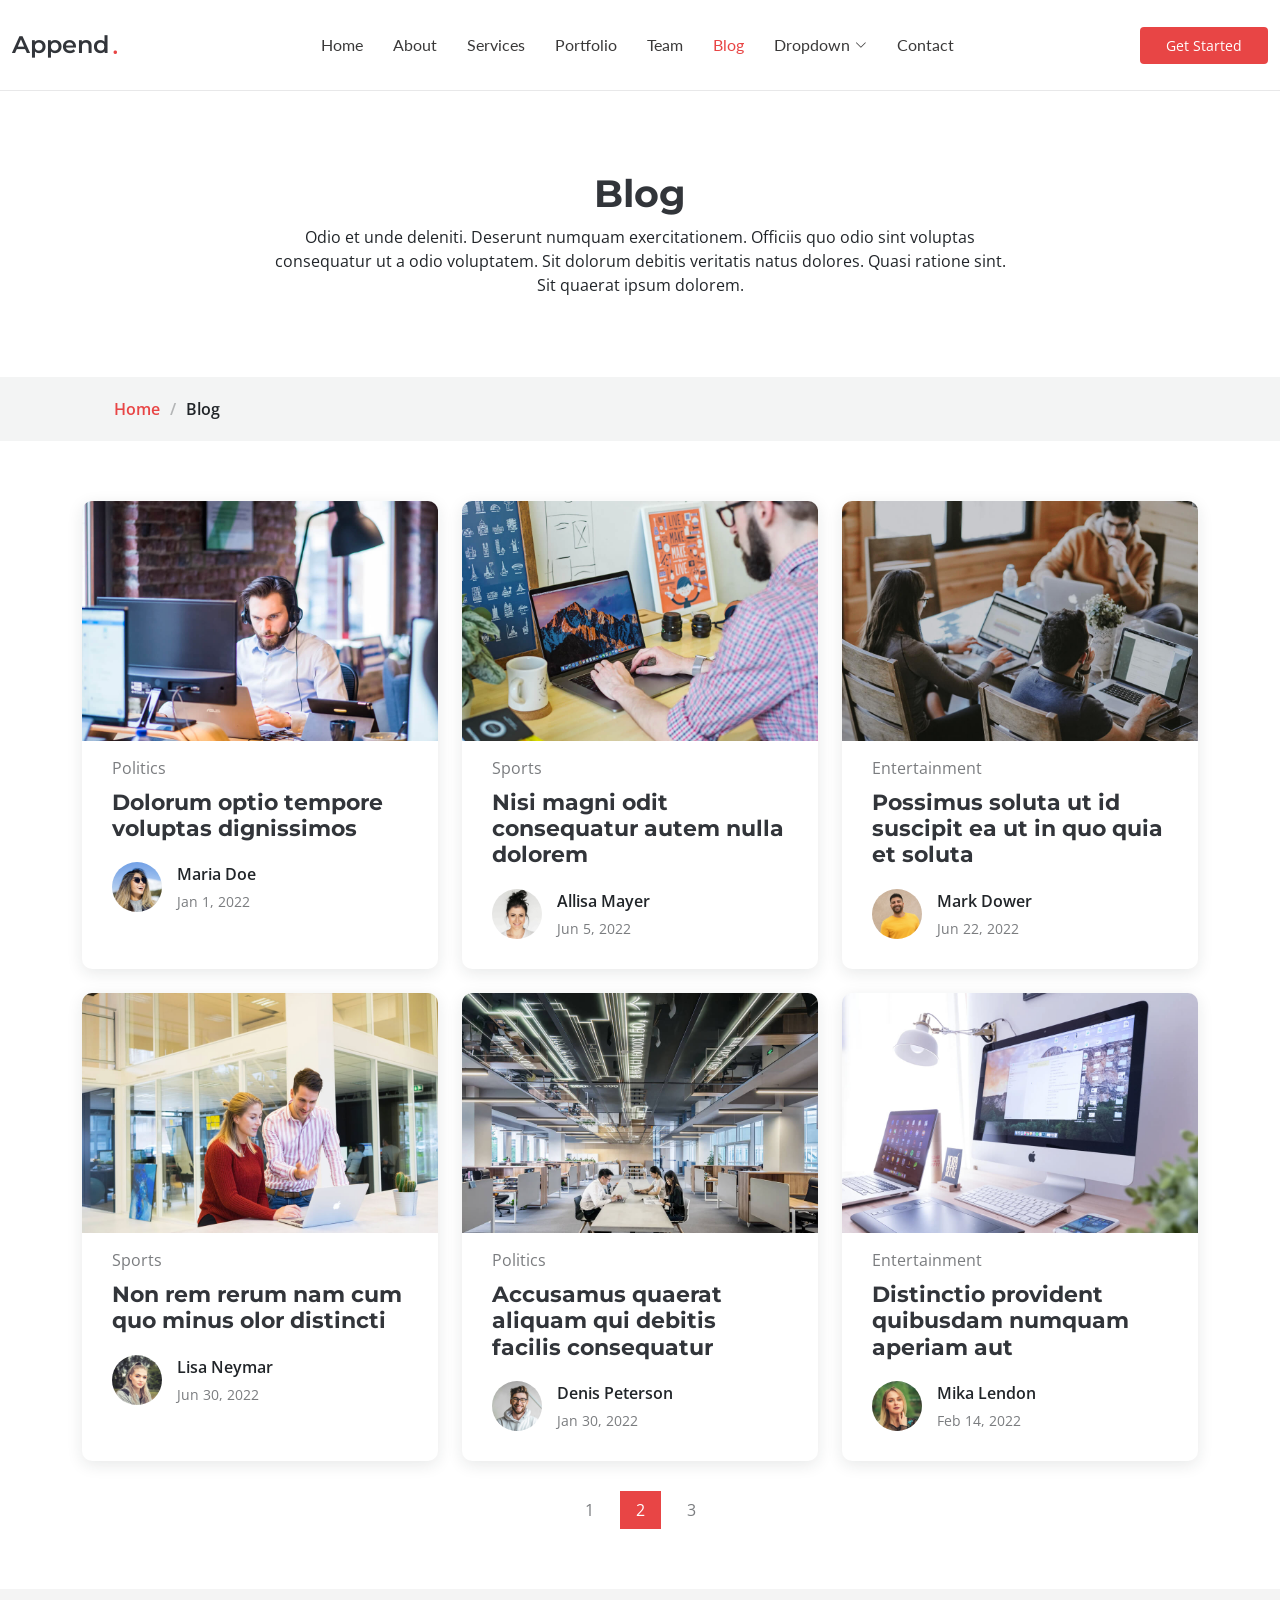
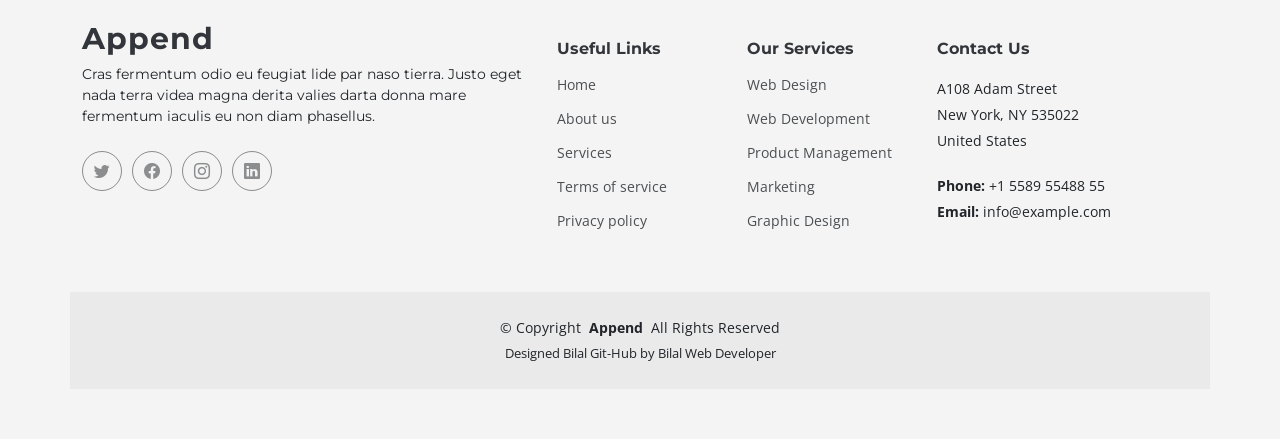
<file: Append/blog.html>
<!DOCTYPE html>
<html lang="en">

<head>
  <meta charset="utf-8">
  <meta content="width=device-width, initial-scale=1.0" name="viewport">

  <title>Blog - Append Bootstrap Temlate</title>
  <meta content="" name="description">
  <meta content="" name="keywords">

  <!-- Favicons -->
  <link href="assets/img/favicon.png" rel="icon">
  <link href="assets/img/apple-touch-icon.png" rel="apple-touch-icon">

  <!-- Fonts -->
  <link href="https://fonts.googleapis.com" rel="preconnect">
  <link href="https://fonts.gstatic.com" rel="preconnect" crossorigin>
  <link href="https://fonts.googleapis.com/css2?family=Open+Sans:ital,wght@0,300;0,400;0,500;0,600;0,700;0,800;1,300;1,400;1,500;1,600;1,700;1,800&family=Montserrat:ital,wght@0,100;0,200;0,300;0,400;0,500;0,600;0,700;0,800;0,900;1,100;1,200;1,300;1,400;1,500;1,600;1,700;1,800;1,900&family=Lato:ital,wght@0,100;0,300;0,400;0,700;0,900;1,100;1,300;1,400;1,700;1,900&display=swap" rel="stylesheet">

  <!-- Vendor CSS Files -->
  <link href="assets/vendor/bootstrap/css/bootstrap.min.css" rel="stylesheet">
  <link href="assets/vendor/bootstrap-icons/bootstrap-icons.css" rel="stylesheet">
  <link href="assets/vendor/glightbox/css/glightbox.min.css" rel="stylesheet">
  <link href="assets/vendor/swiper/swiper-bundle.min.css" rel="stylesheet">
  <link href="assets/vendor/aos/aos.css" rel="stylesheet">

  <!-- Template Main CSS File -->
  <link href="assets/css/main.css" rel="stylesheet">

  <!-- =======================================================
  * Template Name: Append
  * Updated: Jun 20 2023 with Bootstrap v5.3.0
  * Template URL: https://bootstrapmade.com/append-bootstrap-website-template/
  * Author: BootstrapMade.com
  * License: https://bootstrapmade.com/license/
  ======================================================== -->
</head>

<body class="blog-page" data-bs-spy="scroll" data-bs-target="#navmenu">

  <!-- ======= Header ======= -->
  <header id="header" class="header sticky-top d-flex align-items-center">
    <div class="container-fluid d-flex align-items-center justify-content-between">

      <a href="index.html" class="logo d-flex align-items-center me-auto me-xl-0">
        <!-- Uncomment the line below if you also wish to use an image logo -->
        <!-- <img src="assets/img/logo.png" alt=""> -->
        <h1>Append</h1>
        <span>.</span>
      </a>

      <!-- Nav Menu -->
      <nav id="navmenu" class="navmenu">
        <ul>
          <li><a href="index.html#hero">Home</a></li>
          <li><a href="index.html#about">About</a></li>
          <li><a href="index.html#services">Services</a></li>
          <li><a href="index.html#portfolio">Portfolio</a></li>
          <li><a href="index.html#team">Team</a></li>
          <li><a href="blog.html" class="active">Blog</a></li>
          <li class="dropdown has-dropdown"><a href="#"><span>Dropdown</span> <i class="bi bi-chevron-down"></i></a>
            <ul class="dd-box-shadow">
              <li><a href="#">Dropdown 1</a></li>
              <li class="dropdown has-dropdown"><a href="#"><span>Deep Dropdown</span> <i class="bi bi-chevron-down"></i></a>
                <ul class="dd-box-shadow">
                  <li><a href="#">Deep Dropdown 1</a></li>
                  <li><a href="#">Deep Dropdown 2</a></li>
                  <li><a href="#">Deep Dropdown 3</a></li>
                  <li><a href="#">Deep Dropdown 4</a></li>
                  <li><a href="#">Deep Dropdown 5</a></li>
                </ul>
              </li>
              <li><a href="#">Dropdown 2</a></li>
              <li><a href="#">Dropdown 3</a></li>
              <li><a href="#">Dropdown 4</a></li>
            </ul>
          </li>
          <li><a href="index.html#contact">Contact</a></li>
        </ul>

        <i class="mobile-nav-toggle d-xl-none bi bi-list"></i>
      </nav><!-- End Nav Menu -->

      <a class="btn-getstarted" href="index.html#about">Get Started</a>

    </div>
  </header><!-- End Header -->

  <main id="main">

    <!-- Blog Page Title & Breadcrumbs -->
    <div data-aos="fade" class="page-title">
      <div class="heading">
        <div class="container">
          <div class="row d-flex justify-content-center text-center">
            <div class="col-lg-8">
              <h1>Blog</h1>
              <p class="mb-0">Odio et unde deleniti. Deserunt numquam exercitationem. Officiis quo odio sint voluptas consequatur ut a odio voluptatem. Sit dolorum debitis veritatis natus dolores. Quasi ratione sint. Sit quaerat ipsum dolorem.</p>
            </div>
          </div>
        </div>
      </div>
      <nav class="breadcrumbs">
        <div class="container">
          <ol>
            <li><a href="index.html">Home</a></li>
            <li class="current">Blog</li>
          </ol>
        </div>
      </nav>
    </div><!-- End Page Title -->

    <!-- Blog Section - Blog Page -->
    <section id="blog" class="blog">

      <div class="container" data-aos="fade-up" data-aos-delay="100">

        <div class="row gy-4 posts-list">

          <div class="col-xl-4 col-lg-6">
            <article>

              <div class="post-img">
                <img src="assets/img/blog/blog-1.jpg" alt="" class="img-fluid">
              </div>

              <p class="post-category">Politics</p>

              <h2 class="title">
                <a href="blog-details.html">Dolorum optio tempore voluptas dignissimos</a>
              </h2>

              <div class="d-flex align-items-center">
                <img src="assets/img/blog/blog-author.jpg" alt="" class="img-fluid post-author-img flex-shrink-0">
                <div class="post-meta">
                  <p class="post-author">Maria Doe</p>
                  <p class="post-date">
                    <time datetime="2022-01-01">Jan 1, 2022</time>
                  </p>
                </div>
              </div>

            </article>
          </div><!-- End post list item -->

          <div class="col-xl-4 col-lg-6">
            <article>

              <div class="post-img">
                <img src="assets/img/blog/blog-2.jpg" alt="" class="img-fluid">
              </div>

              <p class="post-category">Sports</p>

              <h2 class="title">
                <a href="blog-details.html">Nisi magni odit consequatur autem nulla dolorem</a>
              </h2>

              <div class="d-flex align-items-center">
                <img src="assets/img/blog/blog-author-2.jpg" alt="" class="img-fluid post-author-img flex-shrink-0">
                <div class="post-meta">
                  <p class="post-author">Allisa Mayer</p>
                  <p class="post-date">
                    <time datetime="2022-01-01">Jun 5, 2022</time>
                  </p>
                </div>
              </div>

            </article>
          </div><!-- End post list item -->

          <div class="col-xl-4 col-lg-6">
            <article>

              <div class="post-img">
                <img src="assets/img/blog/blog-3.jpg" alt="" class="img-fluid">
              </div>

              <p class="post-category">Entertainment</p>

              <h2 class="title">
                <a href="blog-details.html">Possimus soluta ut id suscipit ea ut in quo quia et soluta</a>
              </h2>

              <div class="d-flex align-items-center">
                <img src="assets/img/blog/blog-author-3.jpg" alt="" class="img-fluid post-author-img flex-shrink-0">
                <div class="post-meta">
                  <p class="post-author">Mark Dower</p>
                  <p class="post-date">
                    <time datetime="2022-01-01">Jun 22, 2022</time>
                  </p>
                </div>
              </div>

            </article>
          </div><!-- End post list item -->

          <div class="col-xl-4 col-lg-6">
            <article>

              <div class="post-img">
                <img src="assets/img/blog/blog-4.jpg" alt="" class="img-fluid">
              </div>

              <p class="post-category">Sports</p>

              <h2 class="title">
                <a href="blog-details.html">Non rem rerum nam cum quo minus olor distincti</a>
              </h2>

              <div class="d-flex align-items-center">
                <img src="assets/img/blog/blog-author-4.jpg" alt="" class="img-fluid post-author-img flex-shrink-0">
                <div class="post-meta">
                  <p class="post-author">Lisa Neymar</p>
                  <p class="post-date">
                    <time datetime="2022-01-01">Jun 30, 2022</time>
                  </p>
                </div>
              </div>

            </article>
          </div><!-- End post list item -->

          <div class="col-xl-4 col-lg-6">
            <article>

              <div class="post-img">
                <img src="assets/img/blog/blog-5.jpg" alt="" class="img-fluid">
              </div>

              <p class="post-category">Politics</p>

              <h2 class="title">
                <a href="blog-details.html">Accusamus quaerat aliquam qui debitis facilis consequatur</a>
              </h2>

              <div class="d-flex align-items-center">
                <img src="assets/img/blog/blog-author-5.jpg" alt="" class="img-fluid post-author-img flex-shrink-0">
                <div class="post-meta">
                  <p class="post-author">Denis Peterson</p>
                  <p class="post-date">
                    <time datetime="2022-01-01">Jan 30, 2022</time>
                  </p>
                </div>
              </div>

            </article>
          </div><!-- End post list item -->

          <div class="col-xl-4 col-lg-6">
            <article>

              <div class="post-img">
                <img src="assets/img/blog/blog-6.jpg" alt="" class="img-fluid">
              </div>

              <p class="post-category">Entertainment</p>

              <h2 class="title">
                <a href="blog-details.html">Distinctio provident quibusdam numquam aperiam aut</a>
              </h2>

              <div class="d-flex align-items-center">
                <img src="assets/img/blog/blog-author-6.jpg" alt="" class="img-fluid post-author-img flex-shrink-0">
                <div class="post-meta">
                  <p class="post-author">Mika Lendon</p>
                  <p class="post-date">
                    <time datetime="2022-01-01">Feb 14, 2022</time>
                  </p>
                </div>
              </div>

            </article>
          </div><!-- End post list item -->

        </div><!-- End blog posts list -->

        <div class="pagination d-flex justify-content-center">
          <ul>
            <li><a href="#">1</a></li>
            <li class="active"><a href="#">2</a></li>
            <li><a href="#">3</a></li>
          </ul>
        </div><!-- End pagination -->

      </div>

    </section><!-- End Blog Section -->

  </main>

  <!-- ======= Footer ======= -->
  <footer id="footer" class="footer">

    <div class="container footer-top">
      <div class="row gy-4">
        <div class="col-lg-5 col-md-12 footer-about">
          <a href="index.html" class="logo d-flex align-items-center">
            <span>Append</span>
          </a>
          <p>Cras fermentum odio eu feugiat lide par naso tierra. Justo eget nada terra videa magna derita valies darta donna mare fermentum iaculis eu non diam phasellus.</p>
          <div class="social-links d-flex mt-4">
            <a href=""><i class="bi bi-twitter"></i></a>
            <a href=""><i class="bi bi-facebook"></i></a>
            <a href=""><i class="bi bi-instagram"></i></a>
            <a href=""><i class="bi bi-linkedin"></i></a>
          </div>
        </div>

        <div class="col-lg-2 col-6 footer-links">
          <h4>Useful Links</h4>
          <ul>
            <li><a href="#">Home</a></li>
            <li><a href="#">About us</a></li>
            <li><a href="#">Services</a></li>
            <li><a href="#">Terms of service</a></li>
            <li><a href="#">Privacy policy</a></li>
          </ul>
        </div>

        <div class="col-lg-2 col-6 footer-links">
          <h4>Our Services</h4>
          <ul>
            <li><a href="#">Web Design</a></li>
            <li><a href="#">Web Development</a></li>
            <li><a href="#">Product Management</a></li>
            <li><a href="#">Marketing</a></li>
            <li><a href="#">Graphic Design</a></li>
          </ul>
        </div>

        <div class="col-lg-3 col-md-12 footer-contact text-center text-md-start">
          <h4>Contact Us</h4>
          <p>A108 Adam Street</p>
          <p>New York, NY 535022</p>
          <p>United States</p>
          <p class="mt-4"><strong>Phone:</strong> <span>+1 5589 55488 55</span></p>
          <p><strong>Email:</strong> <span>info@example.com</span></p>
        </div>

      </div>
    </div>

    <div class="container copyright text-center mt-4">
      <p>&copy; <span>Copyright</span> <strong class="px-1">Append</strong> <span>All Rights Reserved</span></p>
      <div class="credits">
        <!-- All the links in the footer should remain intact. -->
        <!-- You can delete the links only if you've purchased the pro version. -->
        <!-- Licensing information: https://bootstrapmade.com/license/ -->
        <!-- Purchase the pro version with working PHP/AJAX contact form: [buy-url] -->
        <a>Designed  Bilal Git-Hub by Bilal Web Developer</a>
      </div>
    </div>

  </footer><!-- End Footer -->

  <!-- Scroll Top Button -->
  <a href="#" id="scroll-top" class="scroll-top d-flex align-items-center justify-content-center"><i class="bi bi-arrow-up-short"></i></a>

  <!-- Preloader -->
  <div id="preloader">
    <div></div>
    <div></div>
    <div></div>
    <div></div>
  </div>

  <!-- Vendor JS Files -->
  <script src="assets/vendor/bootstrap/js/bootstrap.bundle.min.js"></script>
  <script src="assets/vendor/glightbox/js/glightbox.min.js"></script>
  <script src="assets/vendor/purecounter/purecounter_vanilla.js"></script>
  <script src="assets/vendor/isotope-layout/isotope.pkgd.min.js"></script>
  <script src="assets/vendor/swiper/swiper-bundle.min.js"></script>
  <script src="assets/vendor/aos/aos.js"></script>
  <script src="assets/vendor/php-email-form/validate.js"></script>

  <!-- Template Main JS File -->
  <script src="assets/js/main.js"></script>

</body>

</html>
</file>
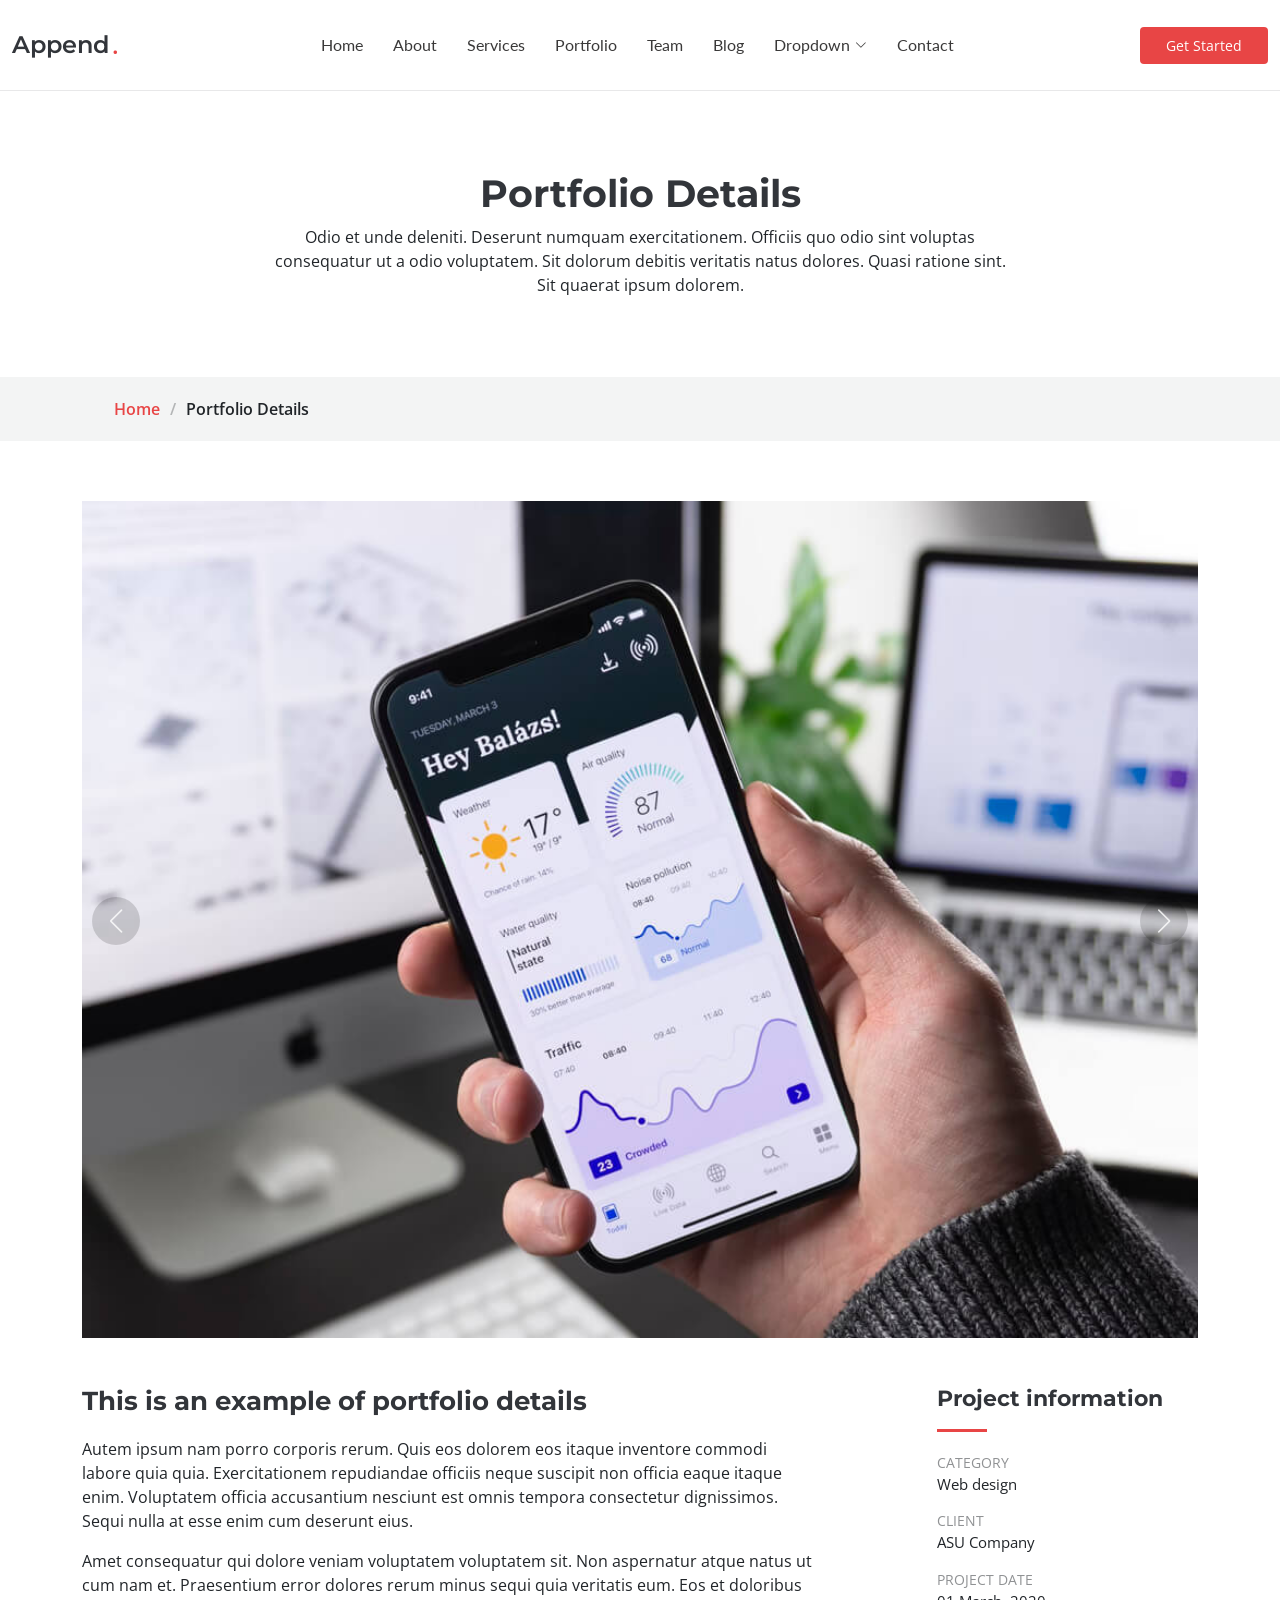
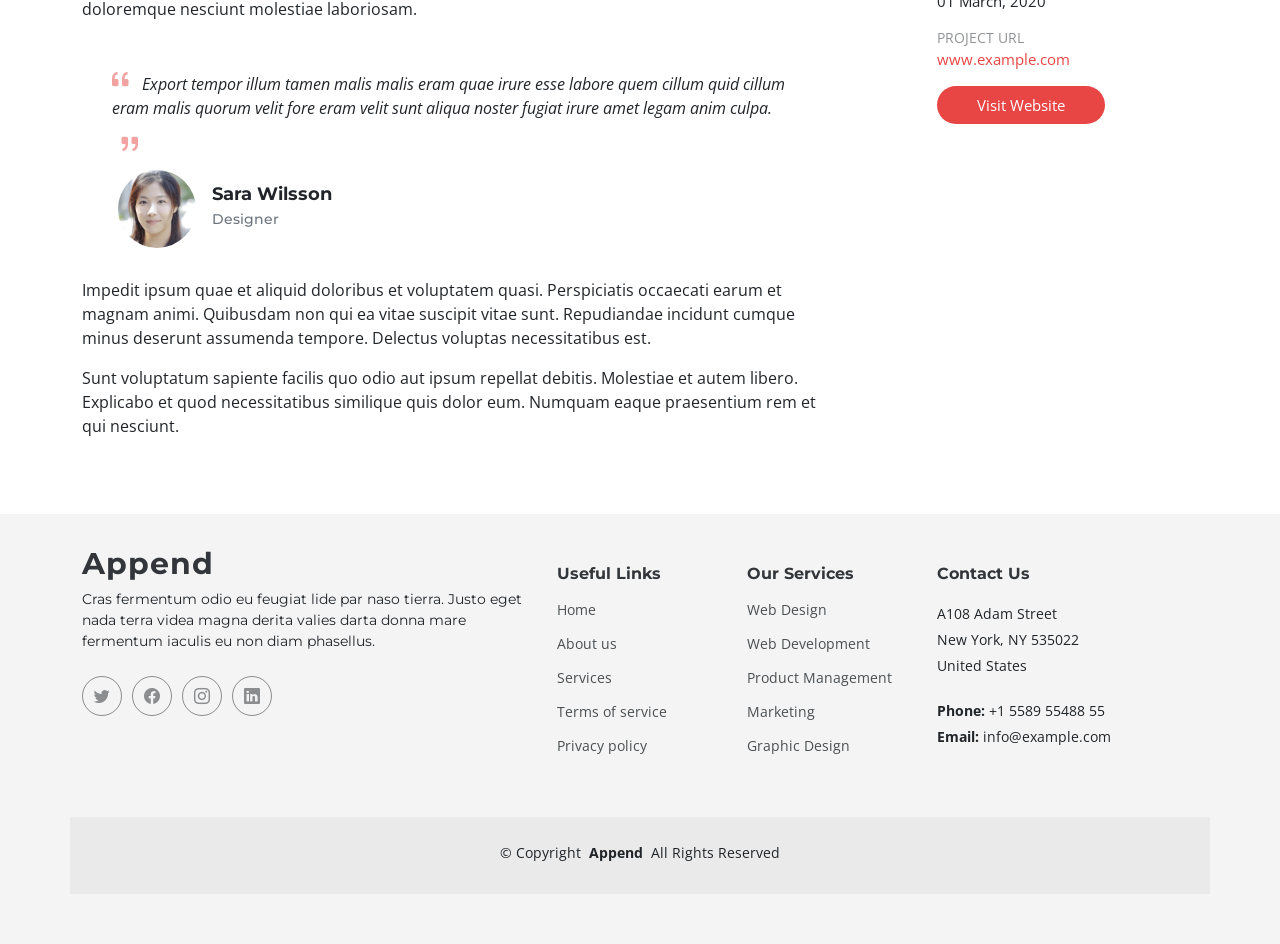
<file: Append/portfolio-details.html>
<!DOCTYPE html>
<html lang="en">

<head>
  <meta charset="utf-8">
  <meta content="width=device-width, initial-scale=1.0" name="viewport">

  <title>Portfolio Details - Append Bootstrap Temlate</title>
  <meta content="" name="description">
  <meta content="" name="keywords">

  <!-- Favicons -->
  <link href="assets/img/favicon.png" rel="icon">
  <link href="assets/img/apple-touch-icon.png" rel="apple-touch-icon">

  <!-- Fonts -->
  <link href="https://fonts.googleapis.com" rel="preconnect">
  <link href="https://fonts.gstatic.com" rel="preconnect" crossorigin>
  <link href="https://fonts.googleapis.com/css2?family=Open+Sans:ital,wght@0,300;0,400;0,500;0,600;0,700;0,800;1,300;1,400;1,500;1,600;1,700;1,800&family=Montserrat:ital,wght@0,100;0,200;0,300;0,400;0,500;0,600;0,700;0,800;0,900;1,100;1,200;1,300;1,400;1,500;1,600;1,700;1,800;1,900&family=Lato:ital,wght@0,100;0,300;0,400;0,700;0,900;1,100;1,300;1,400;1,700;1,900&display=swap" rel="stylesheet">

  <!-- Vendor CSS Files -->
  <link href="assets/vendor/bootstrap/css/bootstrap.min.css" rel="stylesheet">
  <link href="assets/vendor/bootstrap-icons/bootstrap-icons.css" rel="stylesheet">
  <link href="assets/vendor/glightbox/css/glightbox.min.css" rel="stylesheet">
  <link href="assets/vendor/swiper/swiper-bundle.min.css" rel="stylesheet">
  <link href="assets/vendor/aos/aos.css" rel="stylesheet">

  <!-- Template Main CSS File -->
  <link href="assets/css/main.css" rel="stylesheet">

  <!-- =======================================================
  * Template Name: Append
  * Updated: Jun 20 2023 with Bootstrap v5.3.0
  * Template URL: https://bootstrapmade.com/append-bootstrap-website-template/
  * Author: BootstrapMade.com
  * License: https://bootstrapmade.com/license/
  ======================================================== -->
</head>

<body class="portfolio-details-page" data-bs-spy="scroll" data-bs-target="#navmenu">

  <!-- ======= Header ======= -->
  <header id="header" class="header sticky-top d-flex align-items-center">
    <div class="container-fluid d-flex align-items-center justify-content-between">

      <a href="index.html" class="logo d-flex align-items-center me-auto me-xl-0">
        <!-- Uncomment the line below if you also wish to use an image logo -->
        <!-- <img src="assets/img/logo.png" alt=""> -->
        <h1>Append</h1>
        <span>.</span>
      </a>

      <!-- Nav Menu -->
      <nav id="navmenu" class="navmenu">
        <ul>
          <li><a href="index.html#hero">Home</a></li>
          <li><a href="index.html#about">About</a></li>
          <li><a href="index.html#services">Services</a></li>
          <li><a href="index.html#portfolio">Portfolio</a></li>
          <li><a href="index.html#team">Team</a></li>
          <li><a href="blog.html">Blog</a></li>
          <li class="dropdown has-dropdown"><a href="#"><span>Dropdown</span> <i class="bi bi-chevron-down"></i></a>
            <ul class="dd-box-shadow">
              <li><a href="#">Dropdown 1</a></li>
              <li class="dropdown has-dropdown"><a href="#"><span>Deep Dropdown</span> <i class="bi bi-chevron-down"></i></a>
                <ul class="dd-box-shadow">
                  <li><a href="#">Deep Dropdown 1</a></li>
                  <li><a href="#">Deep Dropdown 2</a></li>
                  <li><a href="#">Deep Dropdown 3</a></li>
                  <li><a href="#">Deep Dropdown 4</a></li>
                  <li><a href="#">Deep Dropdown 5</a></li>
                </ul>
              </li>
              <li><a href="#">Dropdown 2</a></li>
              <li><a href="#">Dropdown 3</a></li>
              <li><a href="#">Dropdown 4</a></li>
            </ul>
          </li>
          <li><a href="index.html#contact">Contact</a></li>
        </ul>

        <i class="mobile-nav-toggle d-xl-none bi bi-list"></i>
      </nav><!-- End Nav Menu -->

      <a class="btn-getstarted" href="index.html#about">Get Started</a>

    </div>
  </header><!-- End Header -->

  <main id="main">

    <!-- Portfolio Details Page Title & Breadcrumbs -->
    <div data-aos="fade" class="page-title">
      <div class="heading">
        <div class="container">
          <div class="row d-flex justify-content-center text-center">
            <div class="col-lg-8">
              <h1>Portfolio Details</h1>
              <p class="mb-0">Odio et unde deleniti. Deserunt numquam exercitationem. Officiis quo odio sint voluptas consequatur ut a odio voluptatem. Sit dolorum debitis veritatis natus dolores. Quasi ratione sint. Sit quaerat ipsum dolorem.</p>
            </div>
          </div>
        </div>
      </div>
      <nav class="breadcrumbs">
        <div class="container">
          <ol>
            <li><a href="index.html">Home</a></li>
            <li class="current">Portfolio Details</li>
          </ol>
        </div>
      </nav>
    </div><!-- End Page Title -->

    <!-- Portfolio-details Section - Portfolio Details Page -->
    <section id="portfolio-details" class="portfolio-details">

      <div class="container" data-aos="fade-up">

        <div class="portfolio-details-slider swiper">
          <template class="swiper-config">
            {
            "loop": true,
            "speed" : 600,
            "autoplay": {
            "delay": 5000
            },
            "slidesPerView": "auto",
            "navigation": {
            "nextEl": ".swiper-button-next",
            "prevEl": ".swiper-button-prev"
            }
            }
          </template>
          <div class="swiper-wrapper align-items-center">

            <div class="swiper-slide">
              <img src="assets/img/portfolio/app-1.jpg" alt="">
            </div>

            <div class="swiper-slide">
              <img src="assets/img/portfolio/product-1.jpg" alt="">
            </div>

            <div class="swiper-slide">
              <img src="assets/img/portfolio/branding-1.jpg" alt="">
            </div>

            <div class="swiper-slide">
              <img src="assets/img/portfolio/books-1.jpg" alt="">
            </div>

          </div>
          <div class="swiper-button-prev"></div>
          <div class="swiper-button-next"></div>
        </div>

        <div class="row justify-content-between gy-4 mt-4">

          <div class="col-lg-8" data-aos="fade-up">
            <div class="portfolio-description">
              <h2>This is an example of portfolio details</h2>
              <p>
                Autem ipsum nam porro corporis rerum. Quis eos dolorem eos itaque inventore commodi labore quia quia. Exercitationem repudiandae officiis neque suscipit non officia eaque itaque enim. Voluptatem officia accusantium nesciunt est omnis tempora consectetur dignissimos. Sequi nulla at esse enim cum deserunt eius.
              </p>
              <p>
                Amet consequatur qui dolore veniam voluptatem voluptatem sit. Non aspernatur atque natus ut cum nam et. Praesentium error dolores rerum minus sequi quia veritatis eum. Eos et doloribus doloremque nesciunt molestiae laboriosam.
              </p>

              <div class="testimonial-item">
                <p>
                  <i class="bi bi-quote quote-icon-left"></i>
                  <span>Export tempor illum tamen malis malis eram quae irure esse labore quem cillum quid cillum eram malis quorum velit fore eram velit sunt aliqua noster fugiat irure amet legam anim culpa.</span>
                  <i class="bi bi-quote quote-icon-right"></i>
                </p>
                <div>
                  <img src="assets/img/testimonials/testimonials-2.jpg" class="testimonial-img" alt="">
                  <h3>Sara Wilsson</h3>
                  <h4>Designer</h4>
                </div>
              </div>

              <p>
                Impedit ipsum quae et aliquid doloribus et voluptatem quasi. Perspiciatis occaecati earum et magnam animi. Quibusdam non qui ea vitae suscipit vitae sunt. Repudiandae incidunt cumque minus deserunt assumenda tempore. Delectus voluptas necessitatibus est.
              </p>

              <p>
                Sunt voluptatum sapiente facilis quo odio aut ipsum repellat debitis. Molestiae et autem libero. Explicabo et quod necessitatibus similique quis dolor eum. Numquam eaque praesentium rem et qui nesciunt.
              </p>

            </div>
          </div>

          <div class="col-lg-3" data-aos="fade-up" data-aos-delay="100">
            <div class="portfolio-info">
              <h3>Project information</h3>
              <ul>
                <li><strong>Category</strong> Web design</li>
                <li><strong>Client</strong> ASU Company</li>
                <li><strong>Project date</strong> 01 March, 2020</li>
                <li><strong>Project URL</strong> <a href="#">www.example.com</a></li>
                <li><a href="#" class="btn-visit align-self-start">Visit Website</a></li>
              </ul>
            </div>
          </div>

        </div>

      </div>

    </section><!-- End Portfolio-details Section -->

  </main>

  <!-- ======= Footer ======= -->
  <footer id="footer" class="footer">

    <div class="container footer-top">
      <div class="row gy-4">
        <div class="col-lg-5 col-md-12 footer-about">
          <a href="index.html" class="logo d-flex align-items-center">
            <span>Append</span>
          </a>
          <p>Cras fermentum odio eu feugiat lide par naso tierra. Justo eget nada terra videa magna derita valies darta donna mare fermentum iaculis eu non diam phasellus.</p>
          <div class="social-links d-flex mt-4">
            <a href=""><i class="bi bi-twitter"></i></a>
            <a href=""><i class="bi bi-facebook"></i></a>
            <a href=""><i class="bi bi-instagram"></i></a>
            <a href=""><i class="bi bi-linkedin"></i></a>
          </div>
        </div>

        <div class="col-lg-2 col-6 footer-links">
          <h4>Useful Links</h4>
          <ul>
            <li><a href="#">Home</a></li>
            <li><a href="#">About us</a></li>
            <li><a href="#">Services</a></li>
            <li><a href="#">Terms of service</a></li>
            <li><a href="#">Privacy policy</a></li>
          </ul>
        </div>

        <div class="col-lg-2 col-6 footer-links">
          <h4>Our Services</h4>
          <ul>
            <li><a href="#">Web Design</a></li>
            <li><a href="#">Web Development</a></li>
            <li><a href="#">Product Management</a></li>
            <li><a href="#">Marketing</a></li>
            <li><a href="#">Graphic Design</a></li>
          </ul>
        </div>

        <div class="col-lg-3 col-md-12 footer-contact text-center text-md-start">
          <h4>Contact Us</h4>
          <p>A108 Adam Street</p>
          <p>New York, NY 535022</p>
          <p>United States</p>
          <p class="mt-4"><strong>Phone:</strong> <span>+1 5589 55488 55</span></p>
          <p><strong>Email:</strong> <span>info@example.com</span></p>
        </div>

      </div>
    </div>

    <div class="container copyright text-center mt-4">
      <p>&copy; <span>Copyright</span> <strong class="px-1">Append</strong> <span>All Rights Reserved</span></p>
      <div class="credits">
        <!-- All the links in the footer should remain intact. -->
        <!-- You can delete the links only if you've purchased the pro version. -->
        <!-- Licensing information: https://bootstrapmade.com/license/ -->
        <!-- Purchase the pro version with working PHP/AJAX contact form: [buy-url] -->
      </div>
    </div>

  </footer><!-- End Footer -->

  <!-- Scroll Top Button -->
  <a href="#" id="scroll-top" class="scroll-top d-flex align-items-center justify-content-center"><i class="bi bi-arrow-up-short"></i></a>

  <!-- Preloader -->
  <div id="preloader">
    <div></div>
    <div></div>
    <div></div>
    <div></div>
  </div>

  <!-- Vendor JS Files -->
  <script src="assets/vendor/bootstrap/js/bootstrap.bundle.min.js"></script>
  <script src="assets/vendor/glightbox/js/glightbox.min.js"></script>
  <script src="assets/vendor/purecounter/purecounter_vanilla.js"></script>
  <script src="assets/vendor/isotope-layout/isotope.pkgd.min.js"></script>
  <script src="assets/vendor/swiper/swiper-bundle.min.js"></script>
  <script src="assets/vendor/aos/aos.js"></script>
  <script src="assets/vendor/php-email-form/validate.js"></script>

  <!-- Template Main JS File -->
  <script src="assets/js/main.js"></script>

</body>

</html>
</file>
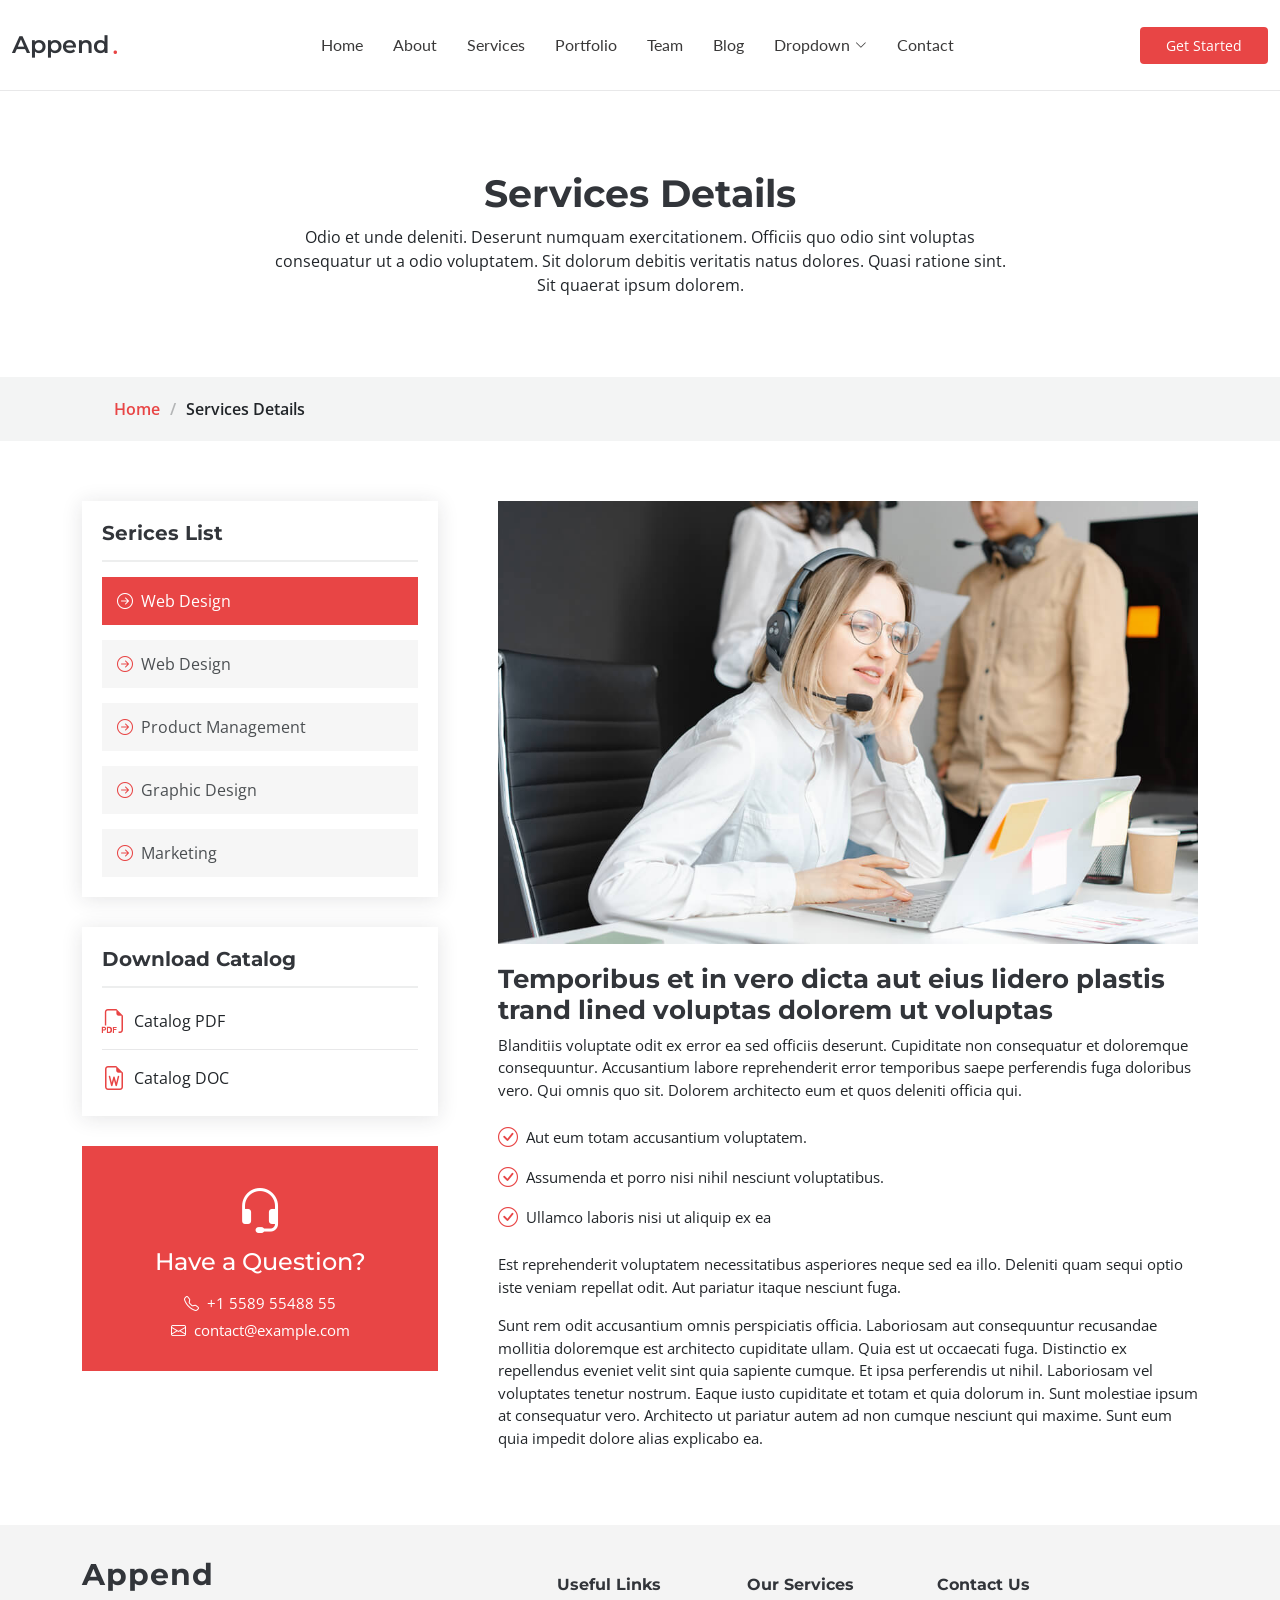
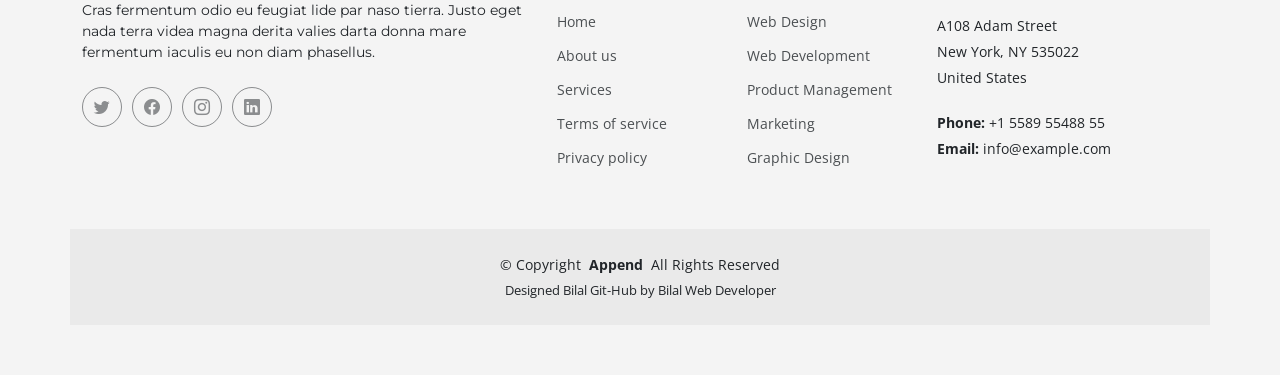
<file: Append/services-details.html>
<!DOCTYPE html>
<html lang="en">

<head>
  <meta charset="utf-8">
  <meta content="width=device-width, initial-scale=1.0" name="viewport">

  <title>Services Details - Append Bootstrap Temlate</title>
  <meta content="" name="description">
  <meta content="" name="keywords">

  <!-- Favicons -->
  <link href="assets/img/favicon.png" rel="icon">
  <link href="assets/img/apple-touch-icon.png" rel="apple-touch-icon">

  <!-- Fonts -->
  <link href="https://fonts.googleapis.com" rel="preconnect">
  <link href="https://fonts.gstatic.com" rel="preconnect" crossorigin>
  <link href="https://fonts.googleapis.com/css2?family=Open+Sans:ital,wght@0,300;0,400;0,500;0,600;0,700;0,800;1,300;1,400;1,500;1,600;1,700;1,800&family=Montserrat:ital,wght@0,100;0,200;0,300;0,400;0,500;0,600;0,700;0,800;0,900;1,100;1,200;1,300;1,400;1,500;1,600;1,700;1,800;1,900&family=Lato:ital,wght@0,100;0,300;0,400;0,700;0,900;1,100;1,300;1,400;1,700;1,900&display=swap" rel="stylesheet">

  <!-- Vendor CSS Files -->
  <link href="assets/vendor/bootstrap/css/bootstrap.min.css" rel="stylesheet">
  <link href="assets/vendor/bootstrap-icons/bootstrap-icons.css" rel="stylesheet">
  <link href="assets/vendor/glightbox/css/glightbox.min.css" rel="stylesheet">
  <link href="assets/vendor/swiper/swiper-bundle.min.css" rel="stylesheet">
  <link href="assets/vendor/aos/aos.css" rel="stylesheet">

  <!-- Template Main CSS File -->
  <link href="assets/css/main.css" rel="stylesheet">

  <!-- =======================================================
  * Template Name: Append
  * Updated: Jun 20 2023 with Bootstrap v5.3.0
  * Template URL: https://bootstrapmade.com/append-bootstrap-website-template/
  * Author: BootstrapMade.com
  * License: https://bootstrapmade.com/license/
  ======================================================== -->
</head>

<body class="services-details-page" data-bs-spy="scroll" data-bs-target="#navmenu">

  <!-- ======= Header ======= -->
  <header id="header" class="header sticky-top d-flex align-items-center">
    <div class="container-fluid d-flex align-items-center justify-content-between">

      <a href="index.html" class="logo d-flex align-items-center me-auto me-xl-0">
        <!-- Uncomment the line below if you also wish to use an image logo -->
        <!-- <img src="assets/img/logo.png" alt=""> -->
        <h1>Append</h1>
        <span>.</span>
      </a>

      <!-- Nav Menu -->
      <nav id="navmenu" class="navmenu">
        <ul>
          <li><a href="index.html#hero">Home</a></li>
          <li><a href="index.html#about">About</a></li>
          <li><a href="index.html#services">Services</a></li>
          <li><a href="index.html#portfolio">Portfolio</a></li>
          <li><a href="index.html#team">Team</a></li>
          <li><a href="blog.html">Blog</a></li>
          <li class="dropdown has-dropdown"><a href="#"><span>Dropdown</span> <i class="bi bi-chevron-down"></i></a>
            <ul class="dd-box-shadow">
              <li><a href="#">Dropdown 1</a></li>
              <li class="dropdown has-dropdown"><a href="#"><span>Deep Dropdown</span> <i class="bi bi-chevron-down"></i></a>
                <ul class="dd-box-shadow">
                  <li><a href="#">Deep Dropdown 1</a></li>
                  <li><a href="#">Deep Dropdown 2</a></li>
                  <li><a href="#">Deep Dropdown 3</a></li>
                  <li><a href="#">Deep Dropdown 4</a></li>
                  <li><a href="#">Deep Dropdown 5</a></li>
                </ul>
              </li>
              <li><a href="#">Dropdown 2</a></li>
              <li><a href="#">Dropdown 3</a></li>
              <li><a href="#">Dropdown 4</a></li>
            </ul>
          </li>
          <li><a href="index.html#contact">Contact</a></li>
        </ul>

        <i class="mobile-nav-toggle d-xl-none bi bi-list"></i>
      </nav><!-- End Nav Menu -->

      <a class="btn-getstarted" href="index.html#about">Get Started</a>

    </div>
  </header><!-- End Header -->

  <main id="main">

    <!-- Services Details Page Title & Breadcrumbs -->
    <div data-aos="fade" class="page-title">
      <div class="heading">
        <div class="container">
          <div class="row d-flex justify-content-center text-center">
            <div class="col-lg-8">
              <h1>Services Details</h1>
              <p class="mb-0">Odio et unde deleniti. Deserunt numquam exercitationem. Officiis quo odio sint voluptas consequatur ut a odio voluptatem. Sit dolorum debitis veritatis natus dolores. Quasi ratione sint. Sit quaerat ipsum dolorem.</p>
            </div>
          </div>
        </div>
      </div>
      <nav class="breadcrumbs">
        <div class="container">
          <ol>
            <li><a href="index.html">Home</a></li>
            <li class="current">Services Details</li>
          </ol>
        </div>
      </nav>
    </div><!-- End Page Title -->

    <!-- Service-details Section - Services Details Page -->
    <section id="service-details" class="service-details">

      <div class="container">

        <div class="row gy-5">

          <div class="col-lg-4" data-aos="fade-up" data-aos-delay="100">

            <div class="service-box">
              <h4>Serices List</h4>
              <div class="services-list">
                <a href="#" class="active"><i class="bi bi-arrow-right-circle"></i><span>Web Design</span></a>
                <a href="#"><i class="bi bi-arrow-right-circle"></i><span>Web Design</span></a>
                <a href="#"><i class="bi bi-arrow-right-circle"></i><span>Product Management</span></a>
                <a href="#"><i class="bi bi-arrow-right-circle"></i><span>Graphic Design</span></a>
                <a href="#"><i class="bi bi-arrow-right-circle"></i><span>Marketing</span></a>
              </div>
            </div><!-- End Services List -->

            <div class="service-box">
              <h4>Download Catalog</h4>
              <div class="download-catalog">
                <a href="#"><i class="bi bi-filetype-pdf"></i><span>Catalog PDF</span></a>
                <a href="#"><i class="bi bi-file-earmark-word"></i><span>Catalog DOC</span></a>
              </div>
            </div><!-- End Services List -->

            <div class="help-box d-flex flex-column justify-content-center align-items-center">
              <i class="bi bi-headset help-icon"></i>
              <h4>Have a Question?</h4>
              <p class="d-flex align-items-center mt-2 mb-0"><i class="bi bi-telephone me-2"></i> <span>+1 5589 55488 55</span></p>
              <p class="d-flex align-items-center mt-1 mb-0"><i class="bi bi-envelope me-2"></i> <a href="mailto:contact@example.com">contact@example.com</a></span></p>
            </div>

          </div>

          <div class="col-lg-8 ps-lg-5" data-aos="fade-up" data-aos-delay="200">
            <img src="assets/img/services.jpg" alt="" class="img-fluid services-img">
            <h3>Temporibus et in vero dicta aut eius lidero plastis trand lined voluptas dolorem ut voluptas</h3>
            <p>
              Blanditiis voluptate odit ex error ea sed officiis deserunt. Cupiditate non consequatur et doloremque consequuntur. Accusantium labore reprehenderit error temporibus saepe perferendis fuga doloribus vero. Qui omnis quo sit. Dolorem architecto eum et quos deleniti officia qui.
            </p>
            <ul>
              <li><i class="bi bi-check-circle"></i> <span>Aut eum totam accusantium voluptatem.</span></li>
              <li><i class="bi bi-check-circle"></i> <span>Assumenda et porro nisi nihil nesciunt voluptatibus.</span></li>
              <li><i class="bi bi-check-circle"></i> <span>Ullamco laboris nisi ut aliquip ex ea</span></li>
            </ul>
            <p>
              Est reprehenderit voluptatem necessitatibus asperiores neque sed ea illo. Deleniti quam sequi optio iste veniam repellat odit. Aut pariatur itaque nesciunt fuga.
            </p>
            <p>
              Sunt rem odit accusantium omnis perspiciatis officia. Laboriosam aut consequuntur recusandae mollitia doloremque est architecto cupiditate ullam. Quia est ut occaecati fuga. Distinctio ex repellendus eveniet velit sint quia sapiente cumque. Et ipsa perferendis ut nihil. Laboriosam vel voluptates tenetur nostrum. Eaque iusto cupiditate et totam et quia dolorum in. Sunt molestiae ipsum at consequatur vero. Architecto ut pariatur autem ad non cumque nesciunt qui maxime. Sunt eum quia impedit dolore alias explicabo ea.
            </p>
          </div>

        </div>

      </div>

    </section><!-- End Service-details Section -->

  </main>

  <!-- ======= Footer ======= -->
  <footer id="footer" class="footer">

    <div class="container footer-top">
      <div class="row gy-4">
        <div class="col-lg-5 col-md-12 footer-about">
          <a href="index.html" class="logo d-flex align-items-center">
            <span>Append</span>
          </a>
          <p>Cras fermentum odio eu feugiat lide par naso tierra. Justo eget nada terra videa magna derita valies darta donna mare fermentum iaculis eu non diam phasellus.</p>
          <div class="social-links d-flex mt-4">
            <a href=""><i class="bi bi-twitter"></i></a>
            <a href=""><i class="bi bi-facebook"></i></a>
            <a href=""><i class="bi bi-instagram"></i></a>
            <a href=""><i class="bi bi-linkedin"></i></a>
          </div>
        </div>

        <div class="col-lg-2 col-6 footer-links">
          <h4>Useful Links</h4>
          <ul>
            <li><a href="#">Home</a></li>
            <li><a href="#">About us</a></li>
            <li><a href="#">Services</a></li>
            <li><a href="#">Terms of service</a></li>
            <li><a href="#">Privacy policy</a></li>
          </ul>
        </div>

        <div class="col-lg-2 col-6 footer-links">
          <h4>Our Services</h4>
          <ul>
            <li><a href="#">Web Design</a></li>
            <li><a href="#">Web Development</a></li>
            <li><a href="#">Product Management</a></li>
            <li><a href="#">Marketing</a></li>
            <li><a href="#">Graphic Design</a></li>
          </ul>
        </div>

        <div class="col-lg-3 col-md-12 footer-contact text-center text-md-start">
          <h4>Contact Us</h4>
          <p>A108 Adam Street</p>
          <p>New York, NY 535022</p>
          <p>United States</p>
          <p class="mt-4"><strong>Phone:</strong> <span>+1 5589 55488 55</span></p>
          <p><strong>Email:</strong> <span>info@example.com</span></p>
        </div>

      </div>
    </div>

    <div class="container copyright text-center mt-4">
      <p>&copy; <span>Copyright</span> <strong class="px-1">Append</strong> <span>All Rights Reserved</span></p>
      <div class="credits">
        <!-- All the links in the footer should remain intact. -->
        <!-- You can delete the links only if you've purchased the pro version. -->
        <!-- Licensing information: https://bootstrapmade.com/license/ -->
        <!-- Purchase the pro version with working PHP/AJAX contact form: [buy-url] -->
       <a>Designed  Bilal Git-Hub by Bilal Web Developer</a>
      </div>
    </div>

  </footer><!-- End Footer -->

  <!-- Scroll Top Button -->
  <a href="#" id="scroll-top" class="scroll-top d-flex align-items-center justify-content-center"><i class="bi bi-arrow-up-short"></i></a>

  <!-- Preloader -->
  <div id="preloader">
    <div></div>
    <div></div>
    <div></div>
    <div></div>
  </div>

  <!-- Vendor JS Files -->
  <script src="assets/vendor/bootstrap/js/bootstrap.bundle.min.js"></script>
  <script src="assets/vendor/glightbox/js/glightbox.min.js"></script>
  <script src="assets/vendor/purecounter/purecounter_vanilla.js"></script>
  <script src="assets/vendor/isotope-layout/isotope.pkgd.min.js"></script>
  <script src="assets/vendor/swiper/swiper-bundle.min.js"></script>
  <script src="assets/vendor/aos/aos.js"></script>
  <script src="assets/vendor/php-email-form/validate.js"></script>

  <!-- Template Main JS File -->
  <script src="assets/js/main.js"></script>

</body>

</html>
</file>
<file: Append/assets/css/main.css>
/**
* Template Name: Append
* Updated: Jun 20 2023 with Bootstrap v5.3.0
* Template URL: https://bootstrapmade.com/append-bootstrap-website-template/
* Author: BootstrapMade.com
* License: https://bootstrapmade.com/license/
*/

/*--------------------------------------------------------------
# Font & Color Variables
# Help: https://bootstrapmade.com/color-system/
--------------------------------------------------------------*/
/* Fonts */
:root {
  --font-default: "Open Sans", system-ui, -apple-system, "Segoe UI", Roboto, "Helvetica Neue", Arial, "Noto Sans", "Liberation Sans", sans-serif, "Apple Color Emoji", "Segoe UI Emoji", "Segoe UI Symbol", "Noto Color Emoji";
  --font-primary: "Montserrat", sans-serif;
  --font-secondary: "Lato", sans-serif;
}

/* Global Colors */
:root {
  --color-default: #212529;
  --color-default-rgb: 33, 37, 41;
  --color-background: #ffffff;
  --color-background-rgb: 255, 255, 255;
  --color-primary: #e84545;
  --color-primary-rgb: 232, 69, 69;
  --color-secondary: #32353a;
  --color-secondary-rgb: 50, 53, 58;
  --color-box-background: #ffffff;
  --color-box-background-rgb: 255, 255, 255;
  --color-inverse: #ffffff;
  --color-inverse-rgb: 255, 255, 255;
}

/* Nav Menu Colors */
:root {
  --color-nav: #3a3939;
  --color-nav-hover: #e84545;
  --color-nav-dropdown: #3a3939;
  --color-nav-dropdown-hover: #e84545;
  --color-nav-dropdown-background: #ffffff;
  --color-nav-mobile-background: #ffffff;
}

/* Smooth scroll */
:root {
  scroll-behavior: smooth;
}

/*--------------------------------------------------------------
# General
--------------------------------------------------------------*/
body {
  color: var(--color-default);
  background-color: var(--color-background);
  font-family: var(--font-default);
}

a {
  color: var(--color-primary);
  text-decoration: none;
  transition: 0.3s;
}

a:hover {
  color: rgba(var(--color-primary-rgb), 0.7);
  text-decoration: none;
}

h1,
h2,
h3,
h4,
h5,
h6 {
  font-family: var(--font-primary);
}

section {
  color: var(--color-default);
  background-color: var(--color-background);
  padding: 60px 0;
  overflow: clip;
}

/*--------------------------------------------------------------
# Section Title
--------------------------------------------------------------*/
.section-title {
  text-align: center;
  padding-bottom: 60px;
}

.section-title h2 {
  color: var(--color-secondary);
  font-size: 32px;
  font-weight: 700;
  position: relative;
}

.section-title h2:before,
.section-title h2:after {
  content: "";
  width: 50px;
  height: 2px;
  background: var(--color-primary);
  display: inline-block;
}

.section-title h2:before {
  margin: 0 15px 10px 0;
}

.section-title h2:after {
  margin: 0 0 10px 15px;
}

.section-title p {
  margin-bottom: 0;
}

/*--------------------------------------------------------------
# Page Title & Breadcrumbs
--------------------------------------------------------------*/
.page-title {
  --color-box-background: rgba(var(--color-default-rgb), .05);
  color: var(--color-default);
  background-color: var(--color-background);
}

.page-title .heading {
  padding: 80px 0;
  border-top: 1px solid rgba(var(--color-default-rgb), 0.1);
}

.page-title .heading h1 {
  font-size: 38px;
  font-weight: 700;
  color: var(--color-secondary);
}

.page-title nav {
  background-color: var(--color-box-background);
  padding: 20px 0;
}

.page-title nav ol {
  display: flex;
  flex-wrap: wrap;
  list-style: none;
  margin: 0;
  font-size: 16px;
  font-weight: 600;
}

.page-title nav ol li+li {
  padding-left: 10px;
}

.page-title nav ol li+li::before {
  content: "/";
  display: inline-block;
  padding-right: 10px;
  color: rgba(var(--color-default-rgb), 0.3);
}

/*--------------------------------------------------------------
# Global Header
--------------------------------------------------------------*/
.header {
  --color-background: #ffffff;
  --color-inverse: #ffffff;
  color: var(--color-default);
  background-color: var(--color-background);
  padding: 15px 0;
  transition: all 0.5s;
  z-index: 997;
}

.header .logo img {
  max-height: 40px;
  margin-right: 6px;
}

.header .logo h1 {
  font-size: 24px;
  margin: 0;
  font-weight: 600;
  color: var(--color-secondary);
}

.header .logo span {
  color: var(--color-primary);
  font-size: 24px;
  font-weight: 600;
  padding-left: 3px;
}

.header .btn-getstarted,
.header .btn-getstarted:focus {
  color: var(--color-inverse);
  background: var(--color-primary);
  font-size: 14px;
  padding: 8px 26px;
  margin: 0;
  border-radius: 4px;
  transition: 0.3s;
}

.header .btn-getstarted:hover,
.header .btn-getstarted:focus:hover {
  color: var(--color-inverse);
  background: rgba(var(--color-primary-rgb), 0.85);
}

@media (max-width: 1200px) {
  .header .logo {
    order: 1;
  }

  .header .btn-getstarted {
    order: 2;
    margin: 0 15px 0 0;
    padding: 6px 20px;
  }

  .header .navmenu {
    order: 3;
  }
}

/* Global Header on page scroll
------------------------------*/
.scrolled .header {
  --color-background: #ffffff;
  --color-secondary: #444444;
  --color-nav: #444444;
  --color-nav-hover: #e84545;
  box-shadow: 0 0 30px 10px rgba(0, 0, 0, 0.1);
}

/* Global Scroll Margin Top
------------------------------*/
section {
  scroll-margin-top: 90px;
}

@media (max-width: 1199px) {
  section {
    scroll-margin-top: 66px;
  }
}

/* Home Page Custom Header
------------------------------*/
.index-page .header {
  --color-background: rgba(255, 255, 255, 0);
  --color-secondary: #ffffff;
  --color-nav: rgba(255, 255, 255, 0.515);
  --color-nav-hover: #ffffff;
}

/* Home Page Custom Header on page scroll
------------------------------*/
.index-page.scrolled .header {
  --color-background: #ffffff;
  --color-secondary: #444444;
  --color-nav: #444444;
  --color-nav-hover: #d83535;
}

/*--------------------------------------------------------------
# Navigation Menu
--------------------------------------------------------------*/
/* Desktop Navigation */
@media (min-width: 1200px) {
  .navmenu {
    padding: 0;
  }

  .navmenu ul {
    margin: 0;
    padding: 0;
    display: flex;
    list-style: none;
    align-items: center;
  }

  .navmenu li {
    position: relative;
  }

  .navmenu a,
  .navmenu a:focus {
    color: var(--color-nav);
    padding: 18px 15px;
    font-size: 16px;
    font-family: var(--font-secondary);
    font-weight: 400;
    display: flex;
    align-items: center;
    justify-content: space-between;
    white-space: nowrap;
    transition: 0.3s;
  }

  .navmenu a i,
  .navmenu a:focus i {
    font-size: 12px;
    line-height: 0;
    margin-left: 5px;
    transition: 0.3s;
  }

  .navmenu li:last-child a {
    padding-right: 0;
  }

  .navmenu li:hover>a,
  .navmenu .active,
  .navmenu .active:focus {
    color: var(--color-nav-hover);
  }

  .navmenu .dropdown ul {
    margin: 0;
    padding: 10px 0;
    background: var(--color-nav-dropdown-background);
    display: block;
    position: absolute;
    visibility: hidden;
    left: 14px;
    top: 130%;
    opacity: 0;
    transition: 0.3s;
    border-radius: 4px;
    z-index: 99;
  }

  .navmenu .dropdown ul li {
    min-width: 200px;
  }

  .navmenu .dropdown ul a {
    padding: 10px 20px;
    font-size: 15px;
    text-transform: none;
    color: var(--color-nav-dropdown);
  }

  .navmenu .dropdown ul a i {
    font-size: 12px;
  }

  .navmenu .dropdown ul a:hover,
  .navmenu .dropdown ul .active:hover,
  .navmenu .dropdown ul li:hover>a {
    color: var(--color-nav-dropdown-hover);
  }

  .navmenu .dropdown:hover>ul {
    opacity: 1;
    top: 100%;
    visibility: visible;
  }

  .navmenu .dropdown .dropdown ul {
    top: 0;
    left: -90%;
    visibility: hidden;
  }

  .navmenu .dropdown .dropdown:hover>ul {
    opacity: 1;
    top: 0;
    left: -100%;
    visibility: visible;
  }

  .navmenu .megamenu {
    position: static;
  }

  .navmenu .megamenu ul {
    margin: 0;
    padding: 10px;
    background: var(--color-nav-dropdown-background);
    box-shadow: 0px 0px 20px rgba(var(--color-default-rgb), 0.1);
    display: block;
    position: absolute;
    top: 130%;
    left: 0;
    right: 0;
    visibility: hidden;
    opacity: 0;
    display: flex;
    transition: 0.3s;
    border-radius: 4px;
    z-index: 99;
  }

  .navmenu .megamenu ul li {
    flex: 1;
  }

  .navmenu .megamenu ul li a,
  .navmenu .megamenu ul li:hover>a {
    padding: 10px 20px;
    font-size: 15px;
    color: var(--color-nav-dropdown);
  }

  .navmenu .megamenu ul li a:hover,
  .navmenu .megamenu ul li .active,
  .navmenu .megamenu ul li .active:hover {
    color: var(--color-nav-dropdown-hover);
  }

  .navmenu .megamenu:hover>ul {
    opacity: 1;
    top: 100%;
    visibility: visible;
  }

  .navmenu .dd-box-shadow {
    box-shadow: 0px 0px 30px rgba(var(--color-default-rgb), 0.15);
  }
}

/* Mobile Navigation */
@media (max-width: 1199px) {
  .mobile-nav-toggle {
    color: var(--color-nav);
    font-size: 28px;
    line-height: 0;
    margin-right: 10px;
    cursor: pointer;
    transition: color 0.3s;
  }

  .navmenu {
    padding: 0;
    z-index: 9997;
  }

  .navmenu ul {
    display: none;
    position: absolute;
    inset: 60px 20px 20px 20px;
    padding: 10px 0;
    margin: 0;
    border-radius: 6px;
    background-color: var(--color-nav-mobile-background);
    overflow-y: auto;
    transition: 0.3s;
    z-index: 9998;
    box-shadow: 0px 0px 30px rgba(var(--color-default-rgb), 0.1);
  }

  .navmenu a,
  .navmenu a:focus {
    color: var(--color-nav-dropdown);
    padding: 10px 20px;
    font-family: var(--font-secondary);
    font-size: 17px;
    font-weight: 500;
    display: flex;
    align-items: center;
    justify-content: space-between;
    white-space: nowrap;
    transition: 0.3s;
  }

  .navmenu a i,
  .navmenu a:focus i {
    font-size: 12px;
    line-height: 0;
    margin-left: 5px;
    width: 30px;
    height: 30px;
    display: flex;
    align-items: center;
    justify-content: center;
    border-radius: 50%;
    transition: 0.3s;
    background-color: rgba(var(--color-primary-rgb), 0.1);
  }

  .navmenu a i:hover,
  .navmenu a:focus i:hover {
    background-color: var(--color-primary);
    color: var(--color-inverse);
  }

  .navmenu a:hover,
  .navmenu .active,
  .navmenu .active:focus {
    color: var(--color-nav-dropdown-hover);
  }

  .navmenu .active i,
  .navmenu .active:focus i {
    background-color: var(--color-primary);
    color: var(--color-inverse);
    transform: rotate(180deg);
  }

  .navmenu .dropdown ul,
  .navmenu .megamenu ul {
    position: static;
    display: none;
    z-index: 99;
    padding: 10px 0;
    margin: 10px 20px;
    background-color: var(--color-nav-dropdown-background);
    transition: all 0.5s ease-in-out;
  }

  .navmenu .dropdown ul ul,
  .navmenu .megamenu ul ul {
    background-color: rgba(33, 37, 41, 0.1);
  }

  .navmenu .dropdown>.dropdown-active,
  .navmenu .megamenu>.dropdown-active {
    display: block;
    background-color: rgba(33, 37, 41, 0.03);
  }

  .mobile-nav-active {
    overflow: hidden;
  }

  .mobile-nav-active .mobile-nav-toggle {
    color: #fff;
    position: absolute;
    font-size: 32px;
    top: 15px;
    right: 15px;
    margin-right: 0;
    z-index: 9999;
  }

  .mobile-nav-active .navmenu {
    position: fixed;
    overflow: hidden;
    inset: 0;
    background: rgba(33, 37, 41, 0.8);
    transition: 0.3s;
  }

  .mobile-nav-active .navmenu>ul {
    display: block;
  }
}

/*--------------------------------------------------------------
# Scroll Top Button
--------------------------------------------------------------*/
.scroll-top {
  position: fixed;
  visibility: hidden;
  opacity: 0;
  right: 15px;
  bottom: 15px;
  z-index: 99999;
  background-color: var(--color-primary);
  width: 40px;
  height: 40px;
  border-radius: 4px;
  transition: all 0.4s;
}

.scroll-top i {
  font-size: 24px;
  color: #ffffff;
  line-height: 0;
}

.scroll-top:hover {
  background-color: rgba(var(--color-primary-rgb), 0.8);
  color: #ffffff;
}

.scroll-top.active {
  visibility: visible;
  opacity: 1;
}

/*--------------------------------------------------------------
# Preloader
--------------------------------------------------------------*/
#preloader {
  position: fixed;
  inset: 0;
  z-index: 9999;
  overflow: hidden;
  background-color: var(--color-background);
  transition: all 0.6s ease-out;
  width: 100%;
  height: 100vh;
  display: flex;
  align-items: center;
  justify-content: center;
}

#preloader div {
  width: 13px;
  height: 13px;
  background-color: var(--color-primary);
  border-radius: 50%;
  animation-timing-function: cubic-bezier(0, 1, 1, 0);
  position: absolute;
  left: 50%;
}

#preloader div:nth-child(1) {
  left: calc(50% + 8px);
  animation: animate-preloader-1 0.6s infinite;
}

#preloader div:nth-child(2) {
  left: calc(50% + 8px);
  animation: animate-preloader-2 0.6s infinite;
}

#preloader div:nth-child(3) {
  left: calc(50% + 32px);
  animation: animate-preloader-2 0.6s infinite;
}

#preloader div:nth-child(4) {
  left: calc(50% + 56px);
  animation: animate-preloader-3 0.6s infinite;
}

@keyframes animate-preloader-1 {
  0% {
    transform: scale(0);
  }

  100% {
    transform: scale(1);
  }
}

@keyframes animate-preloader-3 {
  0% {
    transform: scale(1);
  }

  100% {
    transform: scale(0);
  }
}

@keyframes animate-preloader-2 {
  0% {
    transform: translate(0, 0);
  }

  100% {
    transform: translate(24px, 0);
  }
}

/*--------------------------------------------------------------
# Disable aos animation delay on mobile devices
--------------------------------------------------------------*/
@media screen and (max-width: 768px) {
  [data-aos-delay] {
    transition-delay: 0 !important;
  }
}

/*--------------------------------------------------------------
# Footer
--------------------------------------------------------------*/
.footer {
  --color-background: #f4f4f4;
  --color-box-background: #eaeaea;
  color: var(--color-default);
  background-color: var(--color-background);
  font-size: 14px;
  padding-bottom: 50px;
}

.footer .footer-top {
  padding-top: 50px;
}

.footer .footer-about .logo {
  line-height: 0;
  margin-bottom: 25px;
}

.footer .footer-about .logo img {
  max-height: 40px;
  margin-right: 6px;
}

.footer .footer-about .logo span {
  color: var(--color-secondary);
  font-size: 30px;
  font-weight: 700;
  letter-spacing: 1px;
  font-family: var(--font-primary);
}

.footer .footer-about p {
  font-size: 14px;
  font-family: var(--font-primary);
}

.footer .social-links a {
  display: flex;
  align-items: center;
  justify-content: center;
  width: 40px;
  height: 40px;
  border-radius: 50%;
  border: 1px solid rgba(var(--color-default-rgb), 0.5);
  font-size: 16px;
  color: rgba(var(--color-default-rgb), 0.5);
  margin-right: 10px;
  transition: 0.3s;
}

.footer .social-links a:hover {
  color: var(--color-primary);
  border-color: var(--color-primary);
}

.footer h4 {
  color: var(--color-secondary);
  font-size: 16px;
  font-weight: bold;
  position: relative;
  padding-bottom: 12px;
}

.footer .footer-links {
  margin-bottom: 30px;
}

.footer .footer-links ul {
  list-style: none;
  padding: 0;
  margin: 0;
}

.footer .footer-links ul i {
  padding-right: 2px;
  font-size: 12px;
  line-height: 0;
}

.footer .footer-links ul li {
  padding: 10px 0;
  display: flex;
  align-items: center;
}

.footer .footer-links ul li:first-child {
  padding-top: 0;
}

.footer .footer-links ul a {
  color: rgba(var(--color-default-rgb), 0.8);
  display: inline-block;
  line-height: 1;
}

.footer .footer-links ul a:hover {
  color: var(--color-primary);
}

.footer .footer-contact p {
  margin-bottom: 5px;
}

.footer .copyright {
  padding-top: 25px;
  padding-bottom: 25px;
  background-color: var(--color-box-background);
}

.footer .copyright p {
  margin-bottom: 0;
}

.footer .credits {
  margin-top: 6px;
  font-size: 13px;
}

/*--------------------------------------------------------------
# Home Page
--------------------------------------------------------------*/
/* Hero Section - Home Page
------------------------------*/
.hero {
  --color-default: #ffffff;
  --color-default-rgb: 255, 255, 255;
  --color-background: #000000;
  --color-background-rgb: 0, 0, 0;
  width: 100%;
  min-height: 100vh;
  position: relative;
  padding: 160px 0 80px 0;
  display: flex;
  align-items: center;
  justify-content: center;
}

.hero img {
  position: absolute;
  inset: 0;
  display: block;
  width: 100%;
  height: 100%;
  -o-object-fit: cover;
  object-fit: cover;
  z-index: 1;
}

.hero:before {
  content: "";
  background: rgba(var(--color-background-rgb), 0.5);
  position: absolute;
  inset: 0;
  z-index: 2;
}

.hero .container {
  position: relative;
  z-index: 3;
}

.hero h2 {
  margin: 0;
  font-size: 44px;
  font-weight: 700;
}

.hero p {
  color: rgba(var(--color-default-rgb), 0.8);
  margin: 5px 0 0 0;
  font-size: 20px;
}

.hero .sign-up-form {
  margin-top: 20px;
  padding: 10px;
  border-radius: 7px;
  background: var(--color-box-background);
  box-shadow: 0 15px 30px 0 rgba(0, 0, 0, 0.1);
}

.hero .sign-up-form .form-control {
  border: none;
}

.hero .sign-up-form .form-control:active,
.hero .sign-up-form .form-control:focus {
  outline: none;
  box-shadow: none;
}

.hero .sign-up-form input[type=submit] {
  box-shadow: 0 15px 30px 0 rgba(0, 0, 0, 0.2);
  background-color: var(--color-primary);
  border-color: var(--color-primary);
  padding: 8px 20px 10px 20px;
  border-radius: 7px;
  color: var(--color-inverse);
}

.hero .sign-up-form input[type=submit]:hover {
  background-color: rgba(var(--color-primary-rgb), 0.9);
}

@media (max-width: 768px) {
  .hero h2 {
    font-size: 32px;
  }

  .hero p {
    font-size: 18px;
  }
}

/* Clients Section - Home Page
------------------------------*/
.clients {
  padding: 10px 0;
}

.clients .client-logo {
  display: flex;
  justify-content: center;
  align-items: center;
  overflow: hidden;
}

.clients .client-logo img {
  padding: 40px;
  max-width: 80%;
  transition: 0.3s;
  opacity: 0.5;
  filter: grayscale(100);
}

.clients .client-logo img:hover {
  filter: none;
  opacity: 1;
}

@media (max-width: 640px) {
  .clients .client-logo img {
    padding: 20px;
  }
}

/* About Section - Home Page
------------------------------*/
.about {
  --color-background: #f4f4f4;
}

.about .content h3 {
  font-size: 16px;
  font-weight: 500;
  line-height: 19px;
  padding: 10px 20px;
  background: rgba(var(--color-primary-rgb), 0.05);
  color: var(--color-primary);
  border-radius: 7px;
  display: inline-block;
}

.about .content h2 {
  color: var(--color-secondary);
  font-weight: 700;
}

.about .content p:last-child {
  margin-bottom: 0;
}

.about .content .read-more {
  background: var(--color-primary);
  color: var(--color-inverse);
  font-family: var(--font-primary);
  font-weight: 500;
  font-size: 16px;
  letter-spacing: 1px;
  padding: 12px 24px;
  border-radius: 5px;
  transition: 0.3s;
  display: inline-flex;
  align-items: center;
  justify-content: center;
}

.about .content .read-more i {
  font-size: 18px;
  margin-left: 5px;
  line-height: 0;
  transition: 0.3s;
}

.about .content .read-more:hover {
  background: rgba(var(--color-primary-rgb), 0.8);
  padding-right: 19px;
}

.about .content .read-more:hover i {
  margin-left: 10px;
}

.about .icon-box {
  padding: 50px 40px;
  box-shadow: 0px 10px 50px rgba(0, 0, 0, 0.1);
  border-radius: 10px;
  transition: all 0.3s ease-out 0s;
  background-color: var(--color-box-background);
}

.about .icon-box i {
  width: 80px;
  height: 80px;
  border-radius: 50%;
  display: inline-flex;
  align-items: center;
  justify-content: center;
  margin-bottom: 24px;
  font-size: 32px;
  line-height: 0;
  transition: all 0.4s ease-out 0s;
  background-color: rgba(var(--color-primary-rgb), 0.05);
  color: var(--color-primary);
}

.about .icon-box h3 {
  color: var(--color-secondary);
  margin-bottom: 10px;
  font-size: 24px;
  font-weight: 700;
}

.about .icon-box p {
  margin-bottom: 0;
}

.about .icon-box:hover i {
  background-color: var(--color-primary);
  color: var(--color-inverse);
}

.about .icon-boxes .col-md-6:nth-child(2) .icon-box,
.about .icon-boxes .col-md-6:nth-child(4) .icon-box {
  margin-top: -40px;
}

@media (max-width: 768px) {

  .about .icon-boxes .col-md-6:nth-child(2) .icon-box,
  .about .icon-boxes .col-md-6:nth-child(4) .icon-box {
    margin-top: 0;
  }
}

/* Stats Section - Home Page
------------------------------*/
.stats {
  --color-default: #ffffff;
  --color-default-rgb: 255, 255, 255;
  --color-background: #000000;
  --color-background-rgb: 0, 0, 0;
  position: relative;
  padding: 120px 0;
}

.stats img {
  position: absolute;
  inset: 0;
  display: block;
  width: 100%;
  height: 100%;
  -o-object-fit: cover;
  object-fit: cover;
  z-index: 1;
}

.stats:before {
  content: "";
  background: rgba(var(--color-background-rgb), 0.6);
  position: absolute;
  inset: 0;
  z-index: 2;
}

.stats .container {
  position: relative;
  z-index: 3;
}

.stats .stats-item {
  padding: 30px;
  width: 100%;
}

.stats .stats-item span {
  font-size: 48px;
  display: block;
  color: var(--color-default);
  font-weight: 700;
}

.stats .stats-item p {
  padding: 0;
  margin: 0;
  font-family: var(--font-primary);
  font-size: 16px;
  font-weight: 700;
  color: rgba(var(--color-default-rgb), 0.6);
}

/* Services Section - Home Page
------------------------------*/
.services .service-item {
  position: relative;
  padding-top: 40px;
}

.services .service-item:before {
  content: "";
  position: absolute;
  top: 0;
  left: 0;
  right: 0;
  height: 2px;
  background: rgba(var(--color-default-rgb), 0.1);
}

.services .service-item::after {
  content: "";
  position: absolute;
  top: 0;
  left: 0;
  width: 30px;
  height: 2px;
  background: var(--color-primary);
  border-right: 5px solid var(--color-background);
}

.services .service-item .icon {
  width: 48px;
  height: 48px;
  position: relative;
  margin-right: 50px;
  line-height: 0;
}

.services .service-item .icon i {
  color: rgba(var(--color-default-rgb), 0.7);
  font-size: 56px;
  transition: ease-in-out 0.3s;
  z-index: 2;
  position: relative;
}

.services .service-item .icon:before {
  position: absolute;
  content: "";
  height: 30px;
  width: 30px;
  background: rgba(var(--color-primary-rgb), 0.3);
  border-radius: 50px;
  z-index: 1;
  bottom: -15px;
  right: -15px;
  transition: 0.3s;
}

.services .service-item .title {
  font-weight: 700;
  margin-bottom: 15px;
  font-size: 18px;
}

.services .service-item .title a {
  color: var(--color-secondary);
}

.services .service-item .title a:hover {
  color: var(--color-primary);
}

.services .service-item .description {
  line-height: 24px;
  font-size: 14px;
}

/* Features Section - Home Page
------------------------------*/
.features .features-item {
  color: rgba(var(--color-default-rgb), 0.8);
}

.features .features-item+.features-item {
  margin-top: 100px;
}

@media (max-width: 768px) {
  .features .features-item+.features-item {
    margin-top: 40px;
  }
}

.features .features-item h3 {
  color: var(--color-secondary);
  font-weight: 700;
  font-size: 26px;
}

.features .features-item .btn-get-started {
  background-color: var(--color-primary);
  color: var(--color-inverse);
  padding: 8px 30px 10px 30px;
  border-radius: 4px;
}

.features .features-item .btn-get-started:hover {
  background-color: rgba(var(--color-primary-rgb), 0.9);
}

.features .features-item ul {
  list-style: none;
  padding: 0;
}

.features .features-item ul li {
  padding-bottom: 10px;
  display: flex;
  align-items: flex-start;
}

.features .features-item ul li:last-child {
  padding-bottom: 0;
}

.features .features-item ul i {
  font-size: 20px;
  padding-right: 4px;
  color: var(--color-primary);
}

.features .features-item img {
  border: 6px solid var(--color-box-background);
  box-shadow: 0 15px 30px -10px rgba(0, 0, 0, 0.1);
}

.features .features-item .features-img-bg {
  position: relative;
  min-height: 500px;
}

@media (max-width: 640px) {
  .features .features-item .features-img-bg {
    min-height: 300px;
  }
}

.features .features-item .features-img-bg img {
  position: absolute;
  inset: 0;
  display: block;
  width: 100%;
  height: 100%;
  -o-object-fit: cover;
  object-fit: cover;
}

.features .features-item .image-stack {
  display: grid;
  position: relative;
  grid-template-columns: repeat(12, 1fr);
}

.features .features-item .image-stack .stack-back {
  grid-column: 4/-1;
  grid-row: 1;
  width: 100%;
  z-index: 1;
}

.features .features-item .image-stack .stack-front {
  grid-row: 1;
  grid-column: 1/span 8;
  margin-top: 20%;
  width: 100%;
  z-index: 2;
}

/* Portfolio Section - Home Page
------------------------------*/
.portfolio .portfolio-filters {
  padding: 0;
  margin: 0 auto 20px auto;
  list-style: none;
  text-align: center;
}

.portfolio .portfolio-filters li {
  cursor: pointer;
  display: inline-block;
  padding: 8px 20px 10px 20px;
  margin: 0;
  font-size: 15px;
  font-weight: 500;
  line-height: 1;
  margin-bottom: 5px;
  border-radius: 50px;
  transition: all 0.3s ease-in-out;
  font-family: var(--font-secondary);
}

.portfolio .portfolio-filters li:hover,
.portfolio .portfolio-filters li.filter-active {
  color: var(--color-inverse);
  background-color: var(--color-primary);
}

.portfolio .portfolio-filters li:first-child {
  margin-left: 0;
}

.portfolio .portfolio-filters li:last-child {
  margin-right: 0;
}

@media (max-width: 575px) {
  .portfolio .portfolio-filters li {
    font-size: 14px;
    margin: 0 0 10px 0;
  }
}

.portfolio .portfolio-item {
  position: relative;
  overflow: hidden;
}

.portfolio .portfolio-item .portfolio-info {
  opacity: 0;
  position: absolute;
  left: 12px;
  right: 12px;
  bottom: -100%;
  z-index: 3;
  transition: all ease-in-out 0.5s;
  background: rgba(var(--color-box-background-rgb), 0.9);
  padding: 15px;
}

.portfolio .portfolio-item .portfolio-info h4 {
  color: var(--color-secondary);
  font-size: 18px;
  font-weight: 600;
  padding-right: 50px;
}

.portfolio .portfolio-item .portfolio-info p {
  color: rgba(var(--color-default-rgb), 0.7);
  font-size: 14px;
  margin-bottom: 0;
  padding-right: 50px;
}

.portfolio .portfolio-item .portfolio-info .preview-link,
.portfolio .portfolio-item .portfolio-info .details-link {
  position: absolute;
  right: 50px;
  font-size: 24px;
  top: calc(50% - 14px);
  color: rgba(var(--color-default-rgb), 0.7);
  transition: 0.3s;
  line-height: 0;
}

.portfolio .portfolio-item .portfolio-info .preview-link:hover,
.portfolio .portfolio-item .portfolio-info .details-link:hover {
  color: var(--color-primary);
}

.portfolio .portfolio-item .portfolio-info .details-link {
  right: 14px;
  font-size: 28px;
}

.portfolio .portfolio-item:hover .portfolio-info {
  opacity: 1;
  bottom: 0;
}

/* Pricing Section - Home Page
------------------------------*/
.pricing {
  padding: 60px 0 120px 0;
}

.pricing .section-title {
  margin-bottom: 40px;
}

.pricing .pricing-item {
  background: var(--color-box-background);
  box-shadow: 0 3px 20px -2px rgba(var(--color-default-rgb), 0.1);
  padding: 60px 40px;
  height: 100%;
  position: relative;
  border-radius: 15px;
}

.pricing h3 {
  color: var(--color-secondary);
  font-weight: 600;
  margin-bottom: 15px;
  font-size: 20px;
  text-align: center;
}

.pricing .icon {
  margin: 30px auto 20px auto;
  width: 70px;
  height: 70px;
  background: var(--color-primary);
  border-radius: 50%;
  display: flex;
  align-items: center;
  justify-content: center;
  transition: 0.3s;
  transform-style: preserve-3d;
}

.pricing .icon i {
  color: var(--color-background);
  font-size: 28px;
  transition: ease-in-out 0.3s;
  line-height: 0;
}

.pricing .icon::before {
  position: absolute;
  content: "";
  height: 86px;
  width: 86px;
  border-radius: 50%;
  background: rgba(var(--color-primary-rgb), 0.2);
  transition: all 0.3s ease-out 0s;
  transform: translateZ(-1px);
}

.pricing .icon::after {
  position: absolute;
  content: "";
  height: 102px;
  width: 102px;
  border-radius: 50%;
  background: rgba(var(--color-primary-rgb), 0.1);
  transition: all 0.3s ease-out 0s;
  transform: translateZ(-2px);
}

.pricing h4 {
  font-size: 48px;
  color: var(--color-primary);
  font-weight: 700;
  font-family: var(--font-primary);
  margin-bottom: 25px;
  text-align: center;
}

.pricing h4 sup {
  font-size: 28px;
}

.pricing h4 span {
  color: rgba(var(--color-default-rgb), 0.5);
  font-size: 18px;
  font-weight: 400;
}

.pricing ul {
  padding: 20px 0;
  list-style: none;
  color: rgba(var(--color-default-rgb), 0.8);
  text-align: left;
  line-height: 20px;
}

.pricing ul li {
  padding: 10px 0;
  display: flex;
  align-items: center;
}

.pricing ul i {
  color: #059652;
  font-size: 24px;
  padding-right: 3px;
}

.pricing ul .na {
  color: rgba(var(--color-default-rgb), 0.3);
}

.pricing ul .na i {
  color: rgba(var(--color-default-rgb), 0.3);
}

.pricing ul .na span {
  text-decoration: line-through;
}

.pricing .buy-btn {
  color: rgba(var(--color-default-rgb), 0.8);
  background-color: var(--color-inverse);
  display: inline-block;
  padding: 10px 40px;
  border-radius: 4px;
  border: 1px solid rgba(var(--color-default-rgb), 0.2);
  transition: none;
  font-size: 16px;
  font-weight: 600;
  font-family: var(--font-primary);
  transition: 0.3s;
}

.pricing .buy-btn:hover {
  background-color: var(--color-primary);
  color: var(--color-inverse);
}

.pricing .featured {
  z-index: 10;
  border: 3px solid var(--color-primary);
}

.pricing .featured .buy-btn {
  background-color: var(--color-primary);
  color: var(--color-inverse);
}

.pricing .featured .buy-btn:hover {
  background-color: rgba(var(--color-primary-rgb), 0.9);
}

@media (min-width: 992px) {
  .pricing .featured {
    transform: scale(1.15);
  }
}

/* Faq Section - Home Page
------------------------------*/
.faq .content h3 {
  color: var(--color-secondary);
  font-weight: 400;
  font-size: 34px;
}

.faq .content p {
  font-size: 15px;
  color: rgba(var(--color-default-rgb), 0.7);
}

.faq .faq-container .faq-item {
  position: relative;
  padding: 20px;
  margin-bottom: 20px;
  box-shadow: 0px 5px 25px 0px rgba(var(--color-default-rgb), 0.1);
  overflow: hidden;
}

.faq .faq-container .faq-item:last-child {
  margin-bottom: 0;
}

.faq .faq-container .faq-item h3 {
  color: var(--color-secondary);
  font-weight: 600;
  font-size: 18px;
  line-height: 24px;
  margin: 0 30px 0 0;
  transition: 0.3s;
  cursor: pointer;
  display: flex;
  align-items: flex-start;
}

.faq .faq-container .faq-item h3 .num {
  color: var(--color-primary);
  padding-right: 5px;
}

.faq .faq-container .faq-item h3:hover {
  color: var(--color-primary);
}

.faq .faq-container .faq-item .faq-content {
  display: grid;
  grid-template-rows: 0fr;
  transition: 0.3s ease-in-out;
  visibility: hidden;
  opacity: 0;
}

.faq .faq-container .faq-item .faq-content p {
  margin-bottom: 0;
  overflow: hidden;
}

.faq .faq-container .faq-item .faq-toggle {
  position: absolute;
  top: 20px;
  right: 20px;
  font-size: 16px;
  line-height: 0;
  transition: 0.3s;
  cursor: pointer;
}

.faq .faq-container .faq-item .faq-toggle:hover {
  color: var(--color-primary);
}

.faq .faq-container .faq-active h3 {
  color: var(--color-primary);
}

.faq .faq-container .faq-active .faq-content {
  grid-template-rows: 1fr;
  visibility: visible;
  opacity: 1;
  padding-top: 10px;
}

.faq .faq-container .faq-active .faq-toggle {
  transform: rotate(90deg);
  color: var(--color-primary);
}

/* Team Section - Home Page
------------------------------*/
.team {
  --color-background: #f4f4f4;
  --color-box-background-rgb: 0, 0, 0;
}

.team .member {
  position: relative;
}

.team .member .member-img {
  margin: 0 80px;
  border-radius: 50%;
  overflow: hidden;
  position: relative;
  border: 4px solid var(--color-box-background);
  box-shadow: 0 15px 35px -10px rgba(0, 0, 0, 0.2);
}

@media (max-width: 1024px) {
  .team .member .member-img {
    margin: 0 60px;
  }
}

.team .member .member-img img {
  position: relative;
  z-index: 1;
}

.team .member .member-img .social {
  position: absolute;
  inset: 0;
  background-color: rgba(var(--color-box-background-rgb), 0.6);
  display: flex;
  justify-content: center;
  align-items: center;
  z-index: 2;
  padding-bottom: 20px;
  transition: 0.3s;
  visibility: hidden;
  opacity: 0;
}

.team .member .member-img .social a {
  transition: 0.3s;
  color: var(--color-inverse);
  font-size: 20px;
  margin: 0 8px;
}

.team .member .member-img .social a:hover {
  color: var(--color-primary);
}

.team .member .member-info {
  margin-top: 30px;
}

.team .member .member-info h4 {
  color: var(--color-secondary);
  font-weight: 700;
  margin-bottom: 6px;
  font-size: 18px;
}

.team .member .member-info span {
  font-style: italic;
  display: block;
  font-size: 15px;
  color: rgba(var(--color-default-rgb), 0.6);
  margin-bottom: 10px;
}

.team .member .member-info p {
  margin-bottom: 0;
  font-size: 14px;
}

.team .member:hover .member-img .social {
  padding-bottom: 0;
  visibility: visible;
  opacity: 1;
}

/* Call-to-action Section - Home Page
------------------------------*/
.call-to-action {
  --color-default: #ffffff;
  --color-background: #000000;
  --color-background-rgb: 0, 0, 0;
  padding: 80px 0;
  position: relative;
  -webkit-clip-path: inset(0);
  clip-path: inset(0);
}

.call-to-action img {
  position: fixed;
  top: 0;
  left: 0;
  display: block;
  width: 100%;
  height: 100%;
  -o-object-fit: cover;
  object-fit: cover;
  z-index: 1;
}

.call-to-action:before {
  content: "";
  background: rgba(var(--color-background-rgb), 0.5);
  position: absolute;
  inset: 0;
  z-index: 2;
}

.call-to-action .container {
  position: relative;
  z-index: 3;
}

.call-to-action h3 {
  font-size: 28px;
  font-weight: 700;
  color: var(--color-default);
}

.call-to-action p {
  color: var(--color-default);
}

.call-to-action .cta-btn {
  font-family: var(--font-primary);
  font-weight: 500;
  font-size: 16px;
  letter-spacing: 1px;
  display: inline-block;
  padding: 12px 40px;
  border-radius: 5px;
  transition: 0.5s;
  margin: 10px;
  border: 2px solid var(--color-inverse);
  color: var(--color-inverse);
}

.call-to-action .cta-btn:hover {
  background: var(--color-primary);
  border: 2px solid var(--color-primary);
}

/* Testimonials Section - Home Page
------------------------------*/
.testimonials {
  --color-background: #f4f4f4;
}

.testimonials .info h3 {
  color: var(--color-secondary);
  font-weight: 700;
  font-size: 32px;
}

.testimonials .swiper {
  box-shadow: 0 15px 30px 0 rgba(0, 0, 0, 0.05);
  background: var(--color-box-background);
}

.testimonials .testimonials-carousel,
.testimonials .testimonials-slider {
  overflow: hidden;
}

.testimonials .testimonial-item {
  box-sizing: content-box;
  min-height: 200px;
  position: relative;
  margin: 30px;
}

.testimonials .testimonial-item .testimonial-img {
  width: 90px;
  height: 90px;
  border-radius: 50px;
  border: 6px solid var(--color-background);
  margin-right: 10px;
}

.testimonials .testimonial-item h3 {
  color: var(--color-secondary);
  font-size: 18px;
  font-weight: bold;
  margin: 10px 0 5px 0;
}

.testimonials .testimonial-item h4 {
  color: rgba(var(--color-default-rgb), 0.5);
  font-size: 14px;
  margin: 0;
}

.testimonials .testimonial-item .stars {
  margin: 10px 0;
}

.testimonials .testimonial-item .stars i {
  color: #ffc107;
  margin: 0 1px;
}

.testimonials .testimonial-item .quote-icon-left,
.testimonials .testimonial-item .quote-icon-right {
  color: rgba(var(--color-primary-rgb), 0.4);
  font-size: 26px;
  line-height: 0;
}

.testimonials .testimonial-item .quote-icon-left {
  display: inline-block;
  left: -5px;
  position: relative;
}

.testimonials .testimonial-item .quote-icon-right {
  display: inline-block;
  right: -5px;
  position: relative;
  top: 10px;
  transform: scale(-1, -1);
}

.testimonials .testimonial-item p {
  font-style: italic;
  margin: 15px auto 15px auto;
}

.testimonials .swiper-wrapper {
  height: auto;
}

.testimonials .swiper-pagination {
  margin-top: 20px;
  margin-bottom: 20px;
  position: relative;
}

.testimonials .swiper-pagination .swiper-pagination-bullet {
  width: 10px;
  height: 10px;
  background-color: rgba(var(--color-default-rgb), 0.15);
  opacity: 1;
  border: none;
}

.testimonials .swiper-pagination .swiper-pagination-bullet-active {
  background-color: var(--color-primary);
}

@media (max-width: 767px) {

  .testimonials .testimonials-carousel,
  .testimonials .testimonials-slider {
    overflow: hidden;
  }

  .testimonials .testimonial-item {
    margin: 15px;
  }
}

/* Recent-posts Section - Home Page
------------------------------*/
.recent-posts article {
  background-color: var(--color-box-background);
  box-shadow: 0 4px 16px rgba(var(--color-default-rgb), 0.1);
  padding: 30px;
  height: 100%;
  border-radius: 10px;
  overflow: hidden;
}

.recent-posts .post-img {
  max-height: 240px;
  margin: -30px -30px 15px -30px;
  overflow: hidden;
}

.recent-posts .post-category {
  font-size: 16px;
  color: rgba(var(--color-default-rgb), 0.5);
  margin-bottom: 10px;
}

.recent-posts .title {
  font-size: 20px;
  font-weight: 600;
  padding: 0;
  margin: 0 0 20px 0;
}

.recent-posts .title a {
  color: var(--color-secondary);
  transition: 0.3s;
}

.recent-posts .title a:hover {
  color: var(--color-primary);
}

.recent-posts .post-author-img {
  width: 50px;
  border-radius: 50%;
  margin-right: 15px;
}

.recent-posts .post-author {
  font-weight: 600;
  margin-bottom: 5px;
}

.recent-posts .post-date {
  font-size: 14px;
  color: rgba(var(--color-default-rgb), 0.5);
  margin-bottom: 0;
}

/* Contact Section - Home Page
------------------------------*/
.contact {
  --color-box-background: #f7f7f7;
}

.contact .info-item {
  background: var(--color-box-background);
  padding: 30px;
}

.contact .info-item i {
  font-size: 38px;
  line-height: 0;
  color: var(--color-primary);
}

.contact .info-item h3 {
  color: var(--color-secondary);
  font-size: 20px;
  font-weight: 700;
  margin: 20px 0 10px 0;
}

.contact .info-item p {
  padding: 0;
  line-height: 24px;
  font-size: 14px;
  margin-bottom: 0;
}

.contact .php-email-form {
  background: var(--color-box-background);
  padding: 30px;
  height: 100%;
}

.contact .php-email-form .error-message {
  display: none;
  background: #df1529;
  color: #ffffff;
  text-align: left;
  padding: 15px;
  margin-bottom: 24px;
  font-weight: 600;
}

.contact .php-email-form .sent-message {
  display: none;
  color: #ffffff;
  background: #059652;
  text-align: center;
  padding: 15px;
  margin-bottom: 24px;
  font-weight: 600;
}

.contact .php-email-form .loading {
  display: none;
  background: var(--color-background);
  text-align: center;
  padding: 15px;
  margin-bottom: 24px;
}

.contact .php-email-form .loading:before {
  content: "";
  display: inline-block;
  border-radius: 50%;
  width: 24px;
  height: 24px;
  margin: 0 10px -6px 0;
  border: 3px solid var(--color-primary);
  border-top-color: var(--color-background);
  animation: animate-loading 1s linear infinite;
}

.contact .php-email-form input[type=text],
.contact .php-email-form input[type=email],
.contact .php-email-form textarea {
  font-size: 14px;
  padding: 10px 15px;
  box-shadow: none;
  border-radius: 0;
  color: var(--color-default);
  background-color: rgba(var(--color-background-rgb), 0.5);
  border-color: rgba(var(--color-default-rgb), 0.2);
}

.contact .php-email-form input[type=text]:focus,
.contact .php-email-form input[type=email]:focus,
.contact .php-email-form textarea:focus {
  border-color: var(--color-primary);
}

.contact .php-email-form input[type=text]::-moz-placeholder,
.contact .php-email-form input[type=email]::-moz-placeholder,
.contact .php-email-form textarea::-moz-placeholder {
  color: rgba(var(--color-default-rgb), 0.3);
}

.contact .php-email-form input[type=text]::placeholder,
.contact .php-email-form input[type=email]::placeholder,
.contact .php-email-form textarea::placeholder {
  color: rgba(var(--color-default-rgb), 0.3);
}

.contact .php-email-form button[type=submit] {
  background: var(--color-primary);
  color: var(--color-inverse);
  border: 0;
  padding: 10px 30px;
  transition: 0.4s;
  border-radius: 4px;
}

.contact .php-email-form button[type=submit]:hover {
  background: rgba(var(--color-primary-rgb), 0.8);
}

@keyframes animate-loading {
  0% {
    transform: rotate(0deg);
  }

  100% {
    transform: rotate(360deg);
  }
}

/*--------------------------------------------------------------
# Portfolio Details Page
--------------------------------------------------------------*/
/* Portfolio-details Section - Portfolio Details Page
------------------------------*/
.portfolio-details .portfolio-details-slider img {
  width: 100%;
}

.portfolio-details .swiper-wrapper {
  height: auto;
}

.portfolio-details .swiper-button-prev,
.portfolio-details .swiper-button-next {
  width: 48px;
  height: 48px;
}

.portfolio-details .swiper-button-prev:after,
.portfolio-details .swiper-button-next:after {
  color: rgba(255, 255, 255, 0.8);
  background-color: rgba(0, 0, 0, 0.15);
  font-size: 24px;
  border-radius: 50%;
  width: 48px;
  height: 48px;
  display: flex;
  align-items: center;
  justify-content: center;
  transition: 0.3s;
}

.portfolio-details .swiper-button-prev:hover:after,
.portfolio-details .swiper-button-next:hover:after {
  background-color: rgba(0, 0, 0, 0.3);
}

@media (max-width: 575px) {

  .portfolio-details .swiper-button-prev,
  .portfolio-details .swiper-button-next {
    display: none;
  }
}

.portfolio-details .portfolio-info h3 {
  color: var(--color-secondary);
  font-size: 22px;
  font-weight: 700;
  margin-bottom: 20px;
  padding-bottom: 20px;
  position: relative;
}

.portfolio-details .portfolio-info h3:after {
  content: "";
  position: absolute;
  display: block;
  width: 50px;
  height: 3px;
  background: var(--color-primary);
  left: 0;
  bottom: 0;
}

.portfolio-details .portfolio-info ul {
  list-style: none;
  padding: 0;
  font-size: 15px;
}

.portfolio-details .portfolio-info ul li {
  display: flex;
  flex-direction: column;
  padding-bottom: 15px;
}

.portfolio-details .portfolio-info ul strong {
  text-transform: uppercase;
  font-weight: 400;
  color: rgba(var(--color-default-rgb), 0.5);
  font-size: 14px;
}

.portfolio-details .portfolio-info .btn-visit {
  padding: 8px 40px;
  background: var(--color-primary);
  color: var(--color-inverse);
  border-radius: 50px;
  transition: 0.3s;
}

.portfolio-details .portfolio-info .btn-visit:hover {
  background: rgba(var(--color-primary-rgb), 0.8);
}

.portfolio-details .portfolio-description h2 {
  color: var(--color-secondary);
  font-size: 26px;
  font-weight: 700;
  margin-bottom: 20px;
}

.portfolio-details .portfolio-description p {
  padding: 0;
}

.portfolio-details .portfolio-description .testimonial-item {
  padding: 30px 30px 0 30px;
  position: relative;
  background: var(--color-box-background);
  margin-bottom: 50px;
}

.portfolio-details .portfolio-description .testimonial-item .testimonial-img {
  width: 90px;
  border-radius: 50px;
  border: 6px solid var(--color-background);
  float: left;
  margin: 0 10px 0 0;
}

.portfolio-details .portfolio-description .testimonial-item h3 {
  font-size: 18px;
  font-weight: bold;
  margin: 15px 0 5px 0;
  padding-top: 20px;
}

.portfolio-details .portfolio-description .testimonial-item h4 {
  font-size: 14px;
  color: #6c757d;
  margin: 0;
}

.portfolio-details .portfolio-description .testimonial-item .quote-icon-left,
.portfolio-details .portfolio-description .testimonial-item .quote-icon-right {
  color: rgba(var(--color-primary-rgb), 0.5);
  font-size: 26px;
  line-height: 0;
}

.portfolio-details .portfolio-description .testimonial-item .quote-icon-left {
  display: inline-block;
  left: -5px;
  position: relative;
}

.portfolio-details .portfolio-description .testimonial-item .quote-icon-right {
  display: inline-block;
  right: -5px;
  position: relative;
  top: 10px;
  transform: scale(-1, -1);
}

.portfolio-details .portfolio-description .testimonial-item p {
  font-style: italic;
  margin: 0 0 15px 0 0 0;
  padding: 0;
}

/*--------------------------------------------------------------
# Services Details Page
--------------------------------------------------------------*/
/* Service-details Section - Services Details Page
------------------------------*/
.service-details .service-box {
  padding: 20px;
  box-shadow: 0px 2px 20px rgba(var(--color-default-rgb), 0.12);
  background-color: var(--color-box-background);
}

.service-details .service-box+.service-box {
  margin-top: 30px;
}

.service-details .service-box h4 {
  color: var(--color-secondary);
  font-size: 20px;
  font-weight: 700;
  border-bottom: 2px solid rgba(var(--color-default-rgb), 0.08);
  padding-bottom: 15px;
  margin-bottom: 15px;
}

.service-details .services-list a {
  color: rgba(var(--color-default-rgb), 0.8);
  background-color: rgba(var(--color-default-rgb), 0.04);
  display: flex;
  align-items: center;
  padding: 12px 15px;
  margin-top: 15px;
  transition: 0.3s;
}

.service-details .services-list a:first-child {
  margin-top: 0;
}

.service-details .services-list a i {
  font-size: 16px;
  margin-right: 8px;
  color: var(--color-primary);
}

.service-details .services-list a.active {
  color: var(--color-inverse);
  background-color: var(--color-primary);
}

.service-details .services-list a.active i {
  color: var(--color-inverse);
}

.service-details .services-list a:hover {
  background-color: rgba(var(--color-primary-rgb), 0.05);
  color: var(--color-primary);
}

.service-details .download-catalog a {
  color: var(--color-default);
  display: flex;
  align-items: center;
  padding: 10px 0;
  transition: 0.3s;
  border-top: 1px solid rgba(var(--color-default-rgb), 0.1);
}

.service-details .download-catalog a:first-child {
  border-top: 0;
  padding-top: 0;
}

.service-details .download-catalog a:last-child {
  padding-bottom: 0;
}

.service-details .download-catalog a i {
  font-size: 24px;
  margin-right: 8px;
  color: var(--color-primary);
}

.service-details .download-catalog a:hover {
  color: var(--color-primary);
}

.service-details .help-box {
  background-color: var(--color-primary);
  color: var(--color-inverse);
  margin-top: 30px;
  padding: 30px 15px;
}

.service-details .help-box .help-icon {
  font-size: 48px;
}

.service-details .help-box a {
  color: var(--color-inverse);
}

.service-details .services-img {
  margin-bottom: 20px;
}

.service-details h3 {
  color: var(--color-secondary);
  font-size: 26px;
  font-weight: 700;
}

.service-details p {
  font-size: 15px;
}

.service-details ul {
  list-style: none;
  padding: 0;
  font-size: 15px;
}

.service-details ul li {
  padding: 5px 0;
  display: flex;
  align-items: center;
}

.service-details ul i {
  font-size: 20px;
  margin-right: 8px;
  color: var(--color-primary);
}

/*--------------------------------------------------------------
# Blog Page
--------------------------------------------------------------*/
/* Blog Section - Blog Page
------------------------------*/
.blog .posts-list article {
  box-shadow: 0 4px 16px rgba(var(--color-default-rgb), 0.1);
  padding: 30px;
  height: 100%;
  border-radius: 10px;
  overflow: hidden;
}

.blog .posts-list .post-img {
  max-height: 240px;
  margin: -30px -30px 15px -30px;
  overflow: hidden;
}

.blog .posts-list .post-category {
  font-size: 16px;
  color: rgba(var(--color-default-rgb), 0.6);
  margin-bottom: 10px;
}

.blog .posts-list .title {
  font-size: 22px;
  font-weight: 700;
  padding: 0;
  margin: 0 0 20px 0;
}

.blog .posts-list .title a {
  color: var(--color-secondary);
  transition: 0.3s;
}

.blog .posts-list .title a:hover {
  color: var(--color-primary);
}

.blog .posts-list .post-author-img {
  width: 50px;
  border-radius: 50%;
  margin-right: 15px;
}

.blog .posts-list .post-author {
  font-weight: 600;
  margin-bottom: 5px;
}

.blog .posts-list .post-date {
  font-size: 14px;
  color: rgba(var(--color-default-rgb), 0.6);
  margin-bottom: 0;
}

.blog .pagination {
  margin-top: 30px;
  color: rgba(var(--color-default-rgb), 0.6);
}

.blog .pagination ul {
  display: flex;
  padding: 0;
  margin: 0;
  list-style: none;
}

.blog .pagination li {
  margin: 0 5px;
  transition: 0.3s;
}

.blog .pagination li a {
  color: rgba(var(--color-default-rgb), 0.6);
  padding: 7px 16px;
  display: flex;
  align-items: center;
  justify-content: center;
}

.blog .pagination li.active,
.blog .pagination li:hover {
  background: var(--color-primary);
  color: var(--color-inverse);
}

.blog .pagination li.active a,
.blog .pagination li:hover a {
  color: var(--color-inverse);
}

/*--------------------------------------------------------------
# Blog Details Page
--------------------------------------------------------------*/
/* Blog-details Section - Blog Details Page
------------------------------*/
.blog-details .article {
  background-color: var(--color-box-background);
  box-shadow: 0 4px 16px rgba(var(--color-default-rgb), 0.1);
  padding: 30px;
}

.blog-details .post-img {
  margin: -30px -30px 20px -30px;
  overflow: hidden;
}

.blog-details .title {
  color: var(--color-secondary);
  font-size: 28px;
  font-weight: 700;
  padding: 0;
  margin: 30px 0;
}

.blog-details .content {
  margin-top: 20px;
}

.blog-details .content h3 {
  font-size: 22px;
  margin-top: 30px;
  font-weight: bold;
}

.blog-details .content blockquote {
  overflow: hidden;
  background-color: rgba(var(--color-default-rgb), 0.05);
  padding: 60px;
  position: relative;
  text-align: center;
  margin: 20px 0;
}

.blog-details .content blockquote p {
  color: var(--color-default);
  line-height: 1.6;
  margin-bottom: 0;
  font-style: italic;
  font-weight: 500;
  font-size: 22px;
}

.blog-details .content blockquote:after {
  content: "";
  position: absolute;
  left: 0;
  top: 0;
  bottom: 0;
  width: 3px;
  background-color: var(--color-primary);
  margin-top: 20px;
  margin-bottom: 20px;
}

.blog-details .meta-top {
  margin-top: 20px;
  color: rgba(var(--color-default-rgb), 0.6);
}

.blog-details .meta-top ul {
  display: flex;
  flex-wrap: wrap;
  list-style: none;
  align-items: center;
  padding: 0;
  margin: 0;
}

.blog-details .meta-top ul li+li {
  padding-left: 20px;
}

.blog-details .meta-top i {
  font-size: 16px;
  margin-right: 8px;
  line-height: 0;
  color: rgba(var(--color-default-rgb), 0.6);
}

.blog-details .meta-top a {
  color: rgba(var(--color-default-rgb), 0.6);
  font-size: 14px;
  display: inline-block;
  line-height: 1;
}

.blog-details .meta-bottom {
  padding-top: 10px;
  border-top: 1px solid rgba(var(--color-default-rgb), 0.1);
}

.blog-details .meta-bottom i {
  color: rgba(var(--color-default-rgb), 0.6);
  display: inline;
}

.blog-details .meta-bottom a {
  color: rgba(var(--color-default-rgb), 0.6);
  transition: 0.3s;
}

.blog-details .meta-bottom a:hover {
  color: var(--color-primary);
}

.blog-details .meta-bottom .cats {
  list-style: none;
  display: inline;
  padding: 0 20px 0 0;
  font-size: 14px;
}

.blog-details .meta-bottom .cats li {
  display: inline-block;
}

.blog-details .meta-bottom .tags {
  list-style: none;
  display: inline;
  padding: 0;
  font-size: 14px;
}

.blog-details .meta-bottom .tags li {
  display: inline-block;
}

.blog-details .meta-bottom .tags li+li::before {
  padding-right: 6px;
  color: var(--color-default);
  content: ",";
}

.blog-details .meta-bottom .share {
  font-size: 16px;
}

.blog-details .meta-bottom .share i {
  padding-left: 5px;
}

.blog-details .sidebar {
  background-color: var(--color-box-background);
  padding: 30px;
  box-shadow: 0 4px 16px rgba(var(--color-default-rgb), 0.1);
}

.blog-details .sidebar .sidebar-title {
  color: var(--color-secondary);
  font-size: 20px;
  font-weight: 700;
  padding: 0;
  margin: 0;
}

.blog-details .sidebar .sidebar-item+.sidebar-item {
  margin-top: 40px;
}

.blog-details .sidebar .search-form form {
  background: var(--color-background);
  border: 1px solid rgba(var(--color-default-rgb), 0.3);
  padding: 3px 10px;
  position: relative;
}

.blog-details .sidebar .search-form form input[type=text] {
  border: 0;
  padding: 4px;
  border-radius: 4px;
  width: calc(100% - 40px);
  background-color: var(--color-background);
  color: var(--color-default);
}

.blog-details .sidebar .search-form form input[type=text]:focus {
  outline: none;
}

.blog-details .sidebar .search-form form button {
  background: var(--color-primary);
  color: var(--color-background);
  position: absolute;
  top: 0;
  right: 0;
  bottom: 0;
  border: 0;
  font-size: 16px;
  padding: 0 15px;
  margin: -1px;
  transition: 0.3s;
  border-radius: 0 4px 4px 0;
  line-height: 0;
}

.blog-details .sidebar .search-form form button i {
  line-height: 0;
}

.blog-details .sidebar .search-form form button:hover {
  background: rgba(var(--color-primary-rgb), 0.8);
}

.blog-details .sidebar .categories ul {
  list-style: none;
  padding: 0;
}

.blog-details .sidebar .categories ul li+li {
  padding-top: 10px;
}

.blog-details .sidebar .categories ul a {
  color: rgba(var(--color-default-rgb), 0.8);
  transition: 0.3s;
}

.blog-details .sidebar .categories ul a:hover {
  color: var(--color-primary);
}

.blog-details .sidebar .categories ul a span {
  padding-left: 5px;
  color: rgba(var(--color-default-rgb), 0.5);
  font-size: 14px;
}

.blog-details .sidebar .recent-posts .post-item {
  display: flex;
  margin-top: 15px;
}

.blog-details .sidebar .recent-posts img {
  width: 80px;
  margin-right: 15px;
}

.blog-details .sidebar .recent-posts h4 {
  font-size: 15px;
  font-weight: bold;
  margin-bottom: 5px;
}

.blog-details .sidebar .recent-posts h4 a {
  color: var(--color-default);
  transition: 0.3s;
}

.blog-details .sidebar .recent-posts h4 a:hover {
  color: var(--color-primary);
}

.blog-details .sidebar .recent-posts time {
  display: block;
  font-style: italic;
  font-size: 14px;
  color: rgba(var(--color-default-rgb), 0.5);
}

.blog-details .sidebar .tags {
  margin-bottom: -10px;
}

.blog-details .sidebar .tags ul {
  list-style: none;
  padding: 0;
}

.blog-details .sidebar .tags ul li {
  display: inline-block;
}

.blog-details .sidebar .tags ul a {
  color: rgba(var(--color-default-rgb), 0.7);
  font-size: 14px;
  padding: 6px 14px;
  margin: 0 6px 8px 0;
  border: 1px solid rgba(var(--color-default-rgb), 0.4);
  display: inline-block;
  transition: 0.3s;
}

.blog-details .sidebar .tags ul a:hover {
  color: var(--color-background);
  border: 1px solid var(--color-primary);
  background: var(--color-primary);
}

.blog-details .sidebar .tags ul a span {
  padding-left: 5px;
  color: rgba(var(--color-default-rgb), 0.4);
  font-size: 14px;
}

.blog-details .blog-author {
  padding: 20px;
  margin-top: 30px;
  box-shadow: 0 4px 16px rgba(var(--color-default-rgb), 0.1);
}

.blog-details .blog-author img {
  max-width: 120px;
  margin-right: 20px;
}

.blog-details .blog-author h4 {
  font-weight: 600;
  font-size: 20px;
  margin-bottom: 0px;
  padding: 0;
  color: rgba(var(--color-default-rgb), 0.8);
}

.blog-details .blog-author .social-links {
  margin: 0 10px 10px 0;
}

.blog-details .blog-author .social-links a {
  color: rgba(var(--color-default-rgb), 0.4);
  margin-right: 5px;
}

.blog-details .blog-author p {
  font-style: italic;
  color: rgba(var(--color-default-rgb), 0.7);
  margin-bottom: 0;
}

.blog-details .comments {
  margin-top: 30px;
}

.blog-details .comments .comments-count {
  font-weight: bold;
}

.blog-details .comments .comment {
  margin-top: 30px;
  position: relative;
}

.blog-details .comments .comment .comment-img {
  margin-right: 14px;
}

.blog-details .comments .comment .comment-img img {
  width: 60px;
}

.blog-details .comments .comment h5 {
  font-size: 16px;
  margin-bottom: 2px;
}

.blog-details .comments .comment h5 a {
  font-weight: bold;
  color: var(--color-default);
  transition: 0.3s;
}

.blog-details .comments .comment h5 a:hover {
  color: var(--color-primary);
}

.blog-details .comments .comment h5 .reply {
  padding-left: 10px;
  color: rgba(var(--color-default-rgb), 0.8);
}

.blog-details .comments .comment h5 .reply i {
  font-size: 20px;
}

.blog-details .comments .comment time {
  display: block;
  font-size: 14px;
  color: rgba(var(--color-default-rgb), 0.6);
  margin-bottom: 5px;
}

.blog-details .comments .comment.comment-reply {
  padding-left: 40px;
}

.blog-details .comments .reply-form {
  margin-top: 30px;
  padding: 30px;
  box-shadow: 0 4px 16px rgba(var(--color-default-rgb), 0.1);
}

.blog-details .comments .reply-form h4 {
  font-weight: bold;
  font-size: 22px;
}

.blog-details .comments .reply-form p {
  font-size: 14px;
}

.blog-details .comments .reply-form input {
  background-color: var(--color-background);
  color: var(--color-default);
  border: 1px solid rgba(var(--color-default-rgb), 0.3);
  font-size: 14px;
  border-radius: 4px;
  padding: 10px 10px;
}

.blog-details .comments .reply-form input:focus {
  box-shadow: none;
  border-color: var(--color-primary);
}

.blog-details .comments .reply-form textarea {
  background-color: var(--color-background);
  color: var(--color-default);
  border: 1px solid rgba(var(--color-default-rgb), 0.3);
  border-radius: 4px;
  padding: 10px 10px;
  font-size: 14px;
  height: 120px;
}

.blog-details .comments .reply-form textarea:focus {
  box-shadow: none;
  border-color: var(--color-primary);
}

.blog-details .comments .reply-form .form-group {
  margin-bottom: 25px;
}

.blog-details .comments .reply-form .btn-primary {
  border-radius: 4px;
  padding: 10px 20px;
  border: 0;
  background-color: var(--color-primary);
  color: var(--color-inverse);
}

.blog-details .comments .reply-form .btn-primary:hover {
  color: var(--color-inverse);
  background-color: rgba(var(--color-primary-rgb), 0.8);
}
</file>
